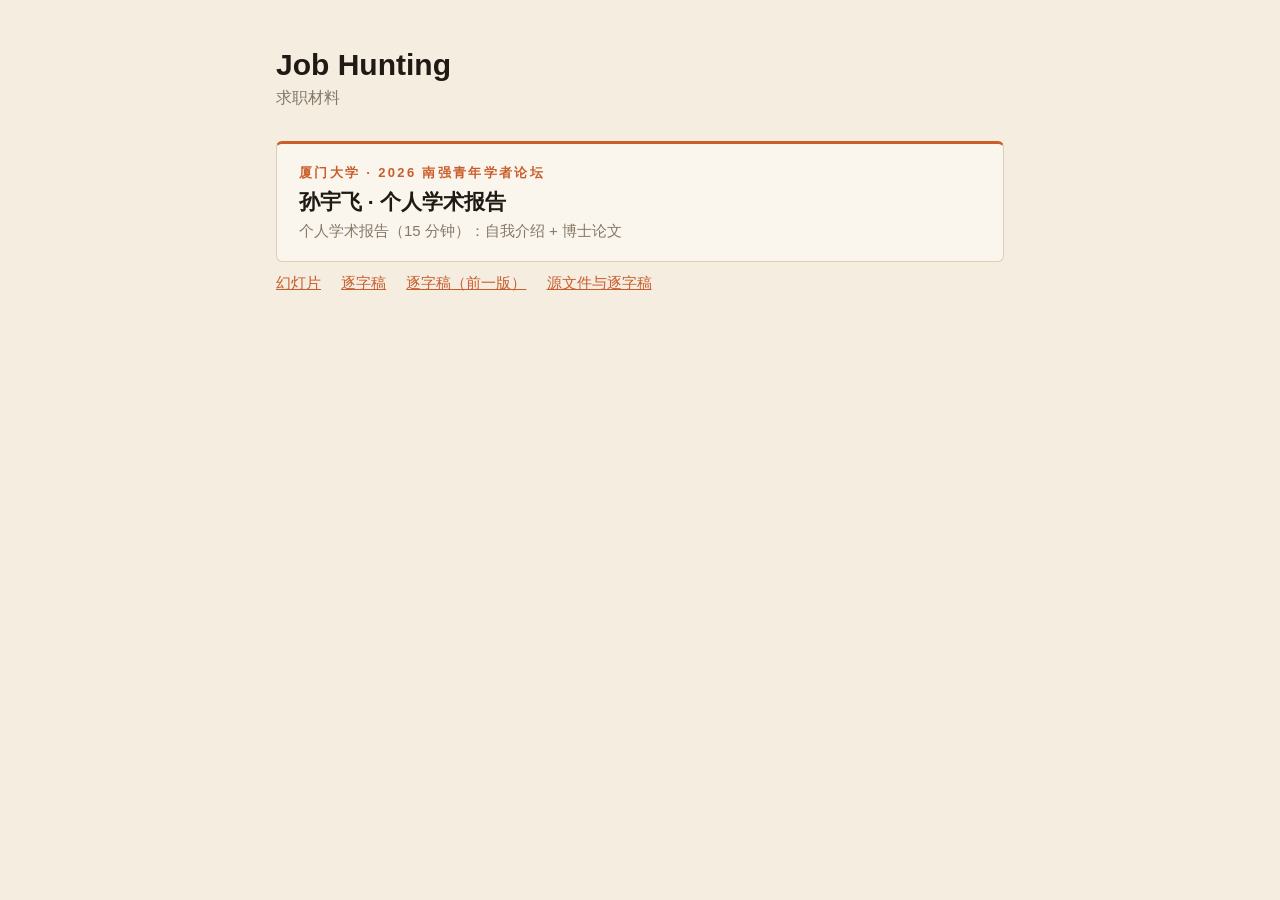
<file: index.html>
<!doctype html>
<html lang="zh-CN">
<head>
<meta charset="utf-8">
<meta name="viewport" content="width=device-width, initial-scale=1">
<title>Job Hunting</title>
<style>
:root { --blue:#C95D2C; --deep:#1F1A14; --gold:#C95D2C; --paper:#F4EDE0; --ink:#1F1A14; --mute:#877867; --rule:#DCCFB5; }
* { box-sizing: border-box; }
body { margin:0; background:var(--paper); color:var(--ink); font-family:"PingFang SC","Microsoft YaHei",sans-serif; }
.band { height:0; }
main { max-width:760px; margin:0 auto; padding:48px 16px; }
h1 { color:var(--deep); font-size:30px; margin:0 0 6px; }
p.sub { color:var(--mute); margin:0 0 32px; }
a.card { display:block; text-decoration:none; color:inherit; background:#FAF6EE; border:1px solid var(--rule); border-top:3px solid var(--blue); border-radius:6px; padding:20px 22px; }
a.card:hover { border-color:var(--blue); }
.k { font-size:13px; letter-spacing:.18em; color:var(--gold); font-weight:700; }
.t { font-size:21px; font-weight:700; color:var(--deep); margin:6px 0; }
.d { color:var(--mute); font-size:15px; }
.links { margin-top:12px; font-size:15px; }
.links a { color:var(--blue); margin-right:16px; }
</style>
</head>
<body>
<div class="band"></div>
<main>
  <h1>Job Hunting</h1>
  <p class="sub">求职材料</p>
  <a class="card" href="xmu-nanqiang-forum-2026/slides.html">
    <div class="k">厦门大学 · 2026 南强青年学者论坛</div>
    <div class="t">孙宇飞 · 个人学术报告</div>
    <div class="d">个人学术报告（15 分钟）：自我介绍 + 博士论文</div>
  </a>
  <div class="links">
    <a href="xmu-nanqiang-forum-2026/slides.html">幻灯片</a>
    <a href="xmu-nanqiang-forum-2026/script.html">逐字稿</a>
    <a href="xmu-nanqiang-forum-2026/script-v1.html">逐字稿（前一版）</a>
    <a href="https://github.com/syfyufei/job-hunting/tree/main/xmu-nanqiang-forum-2026">源文件与逐字稿</a>
  </div>
</main>
</body>
</html>
</file>
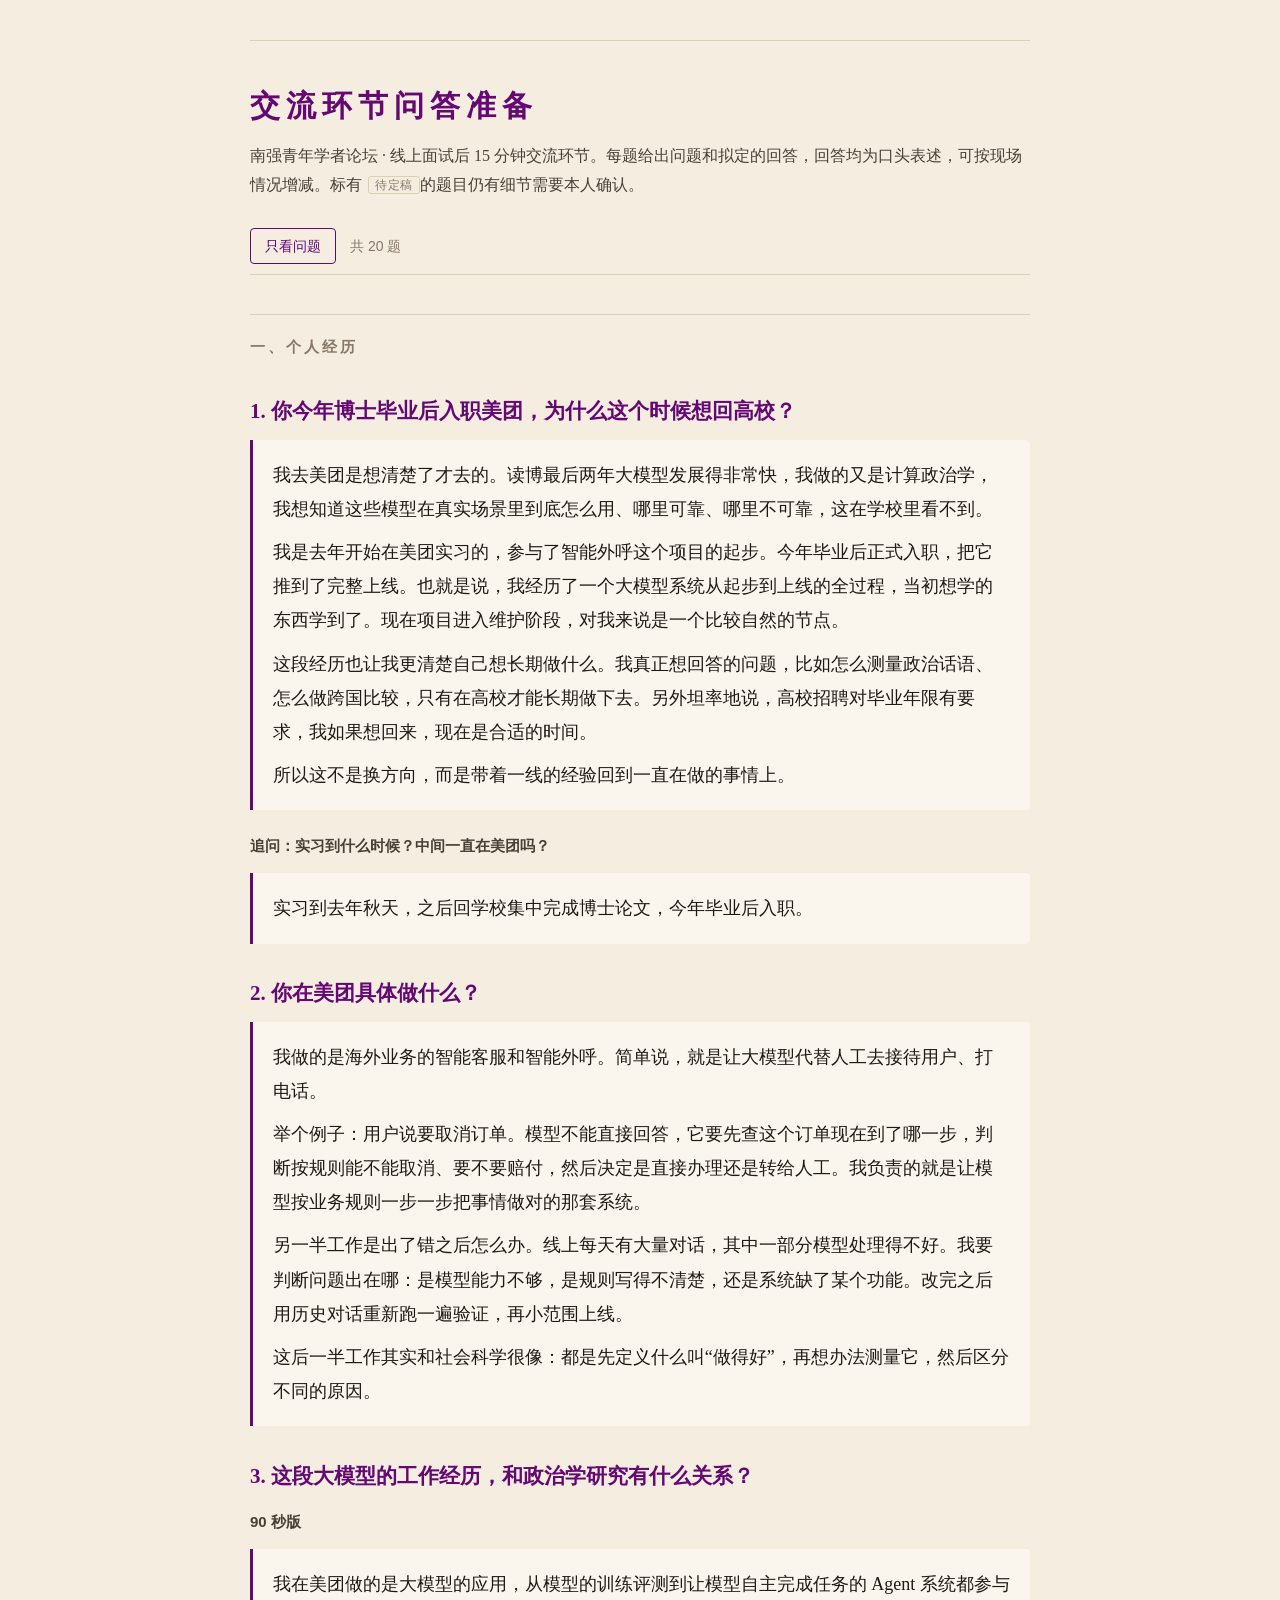
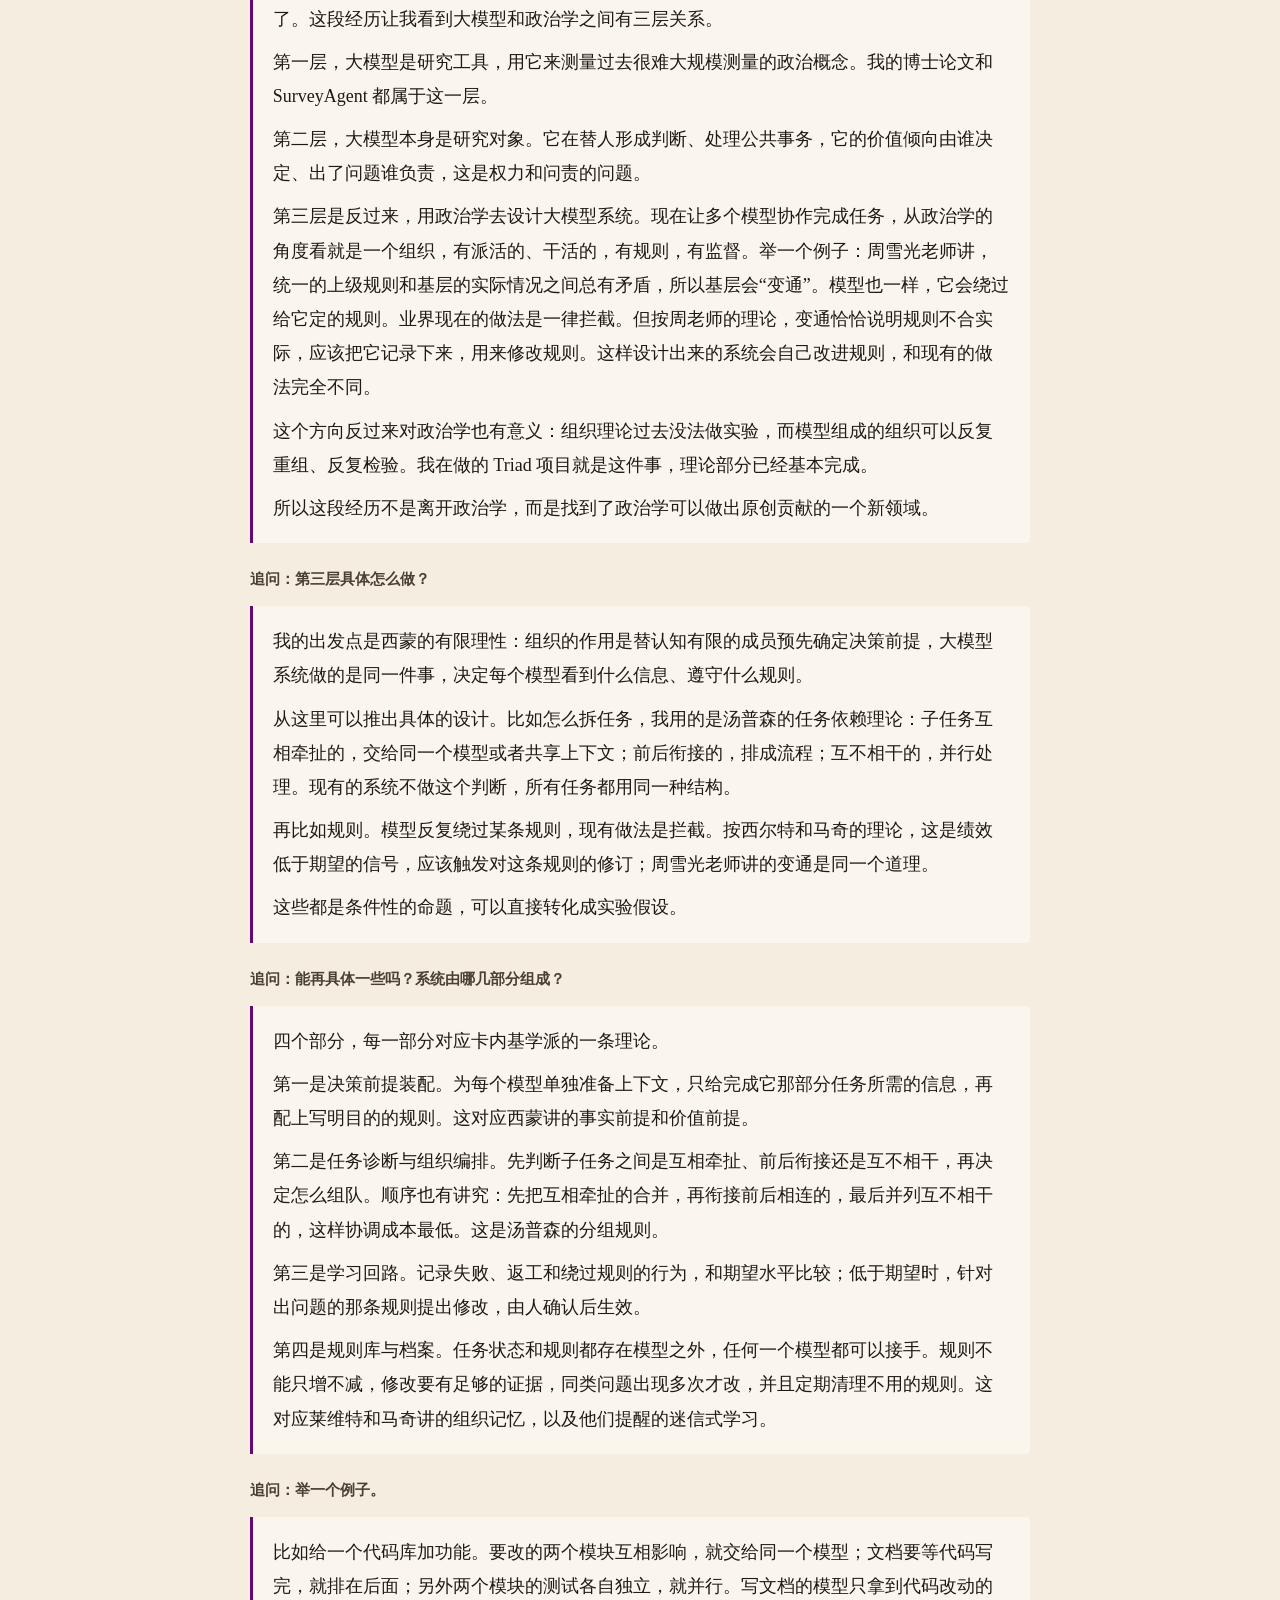
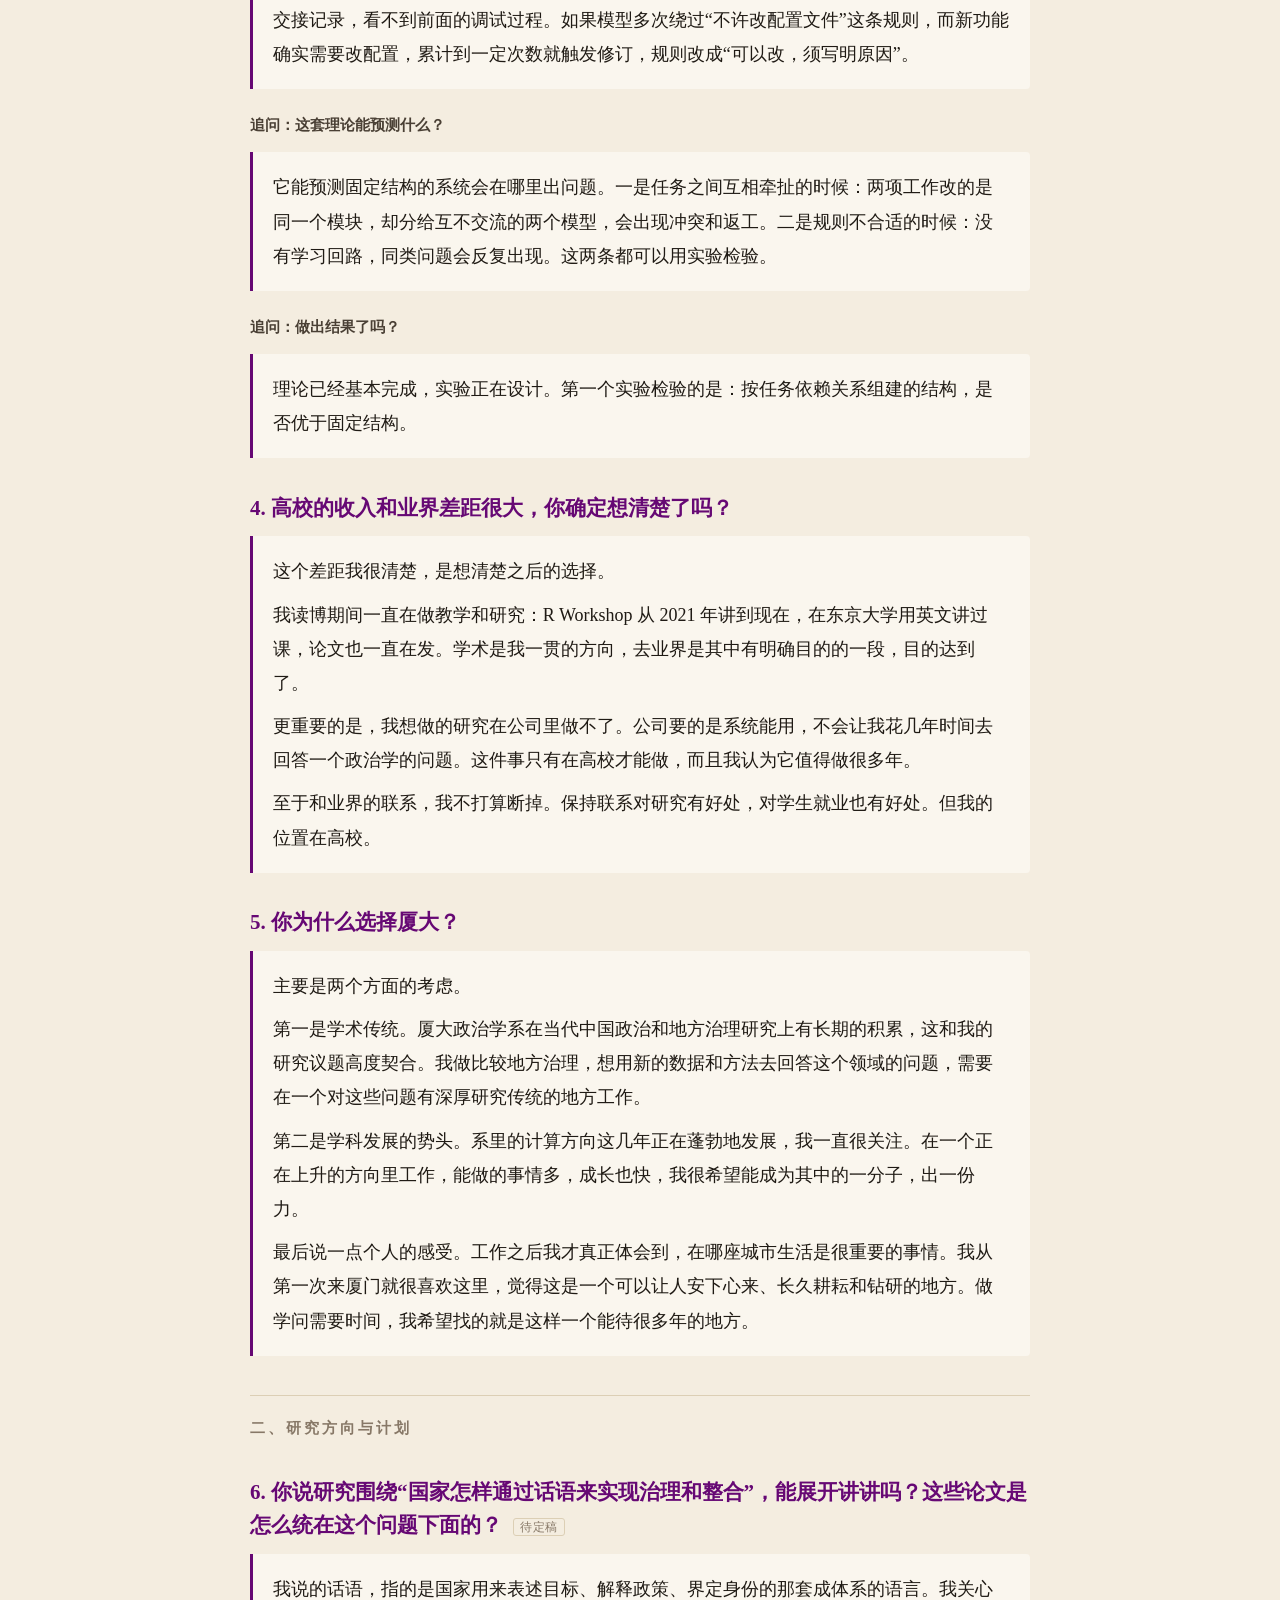
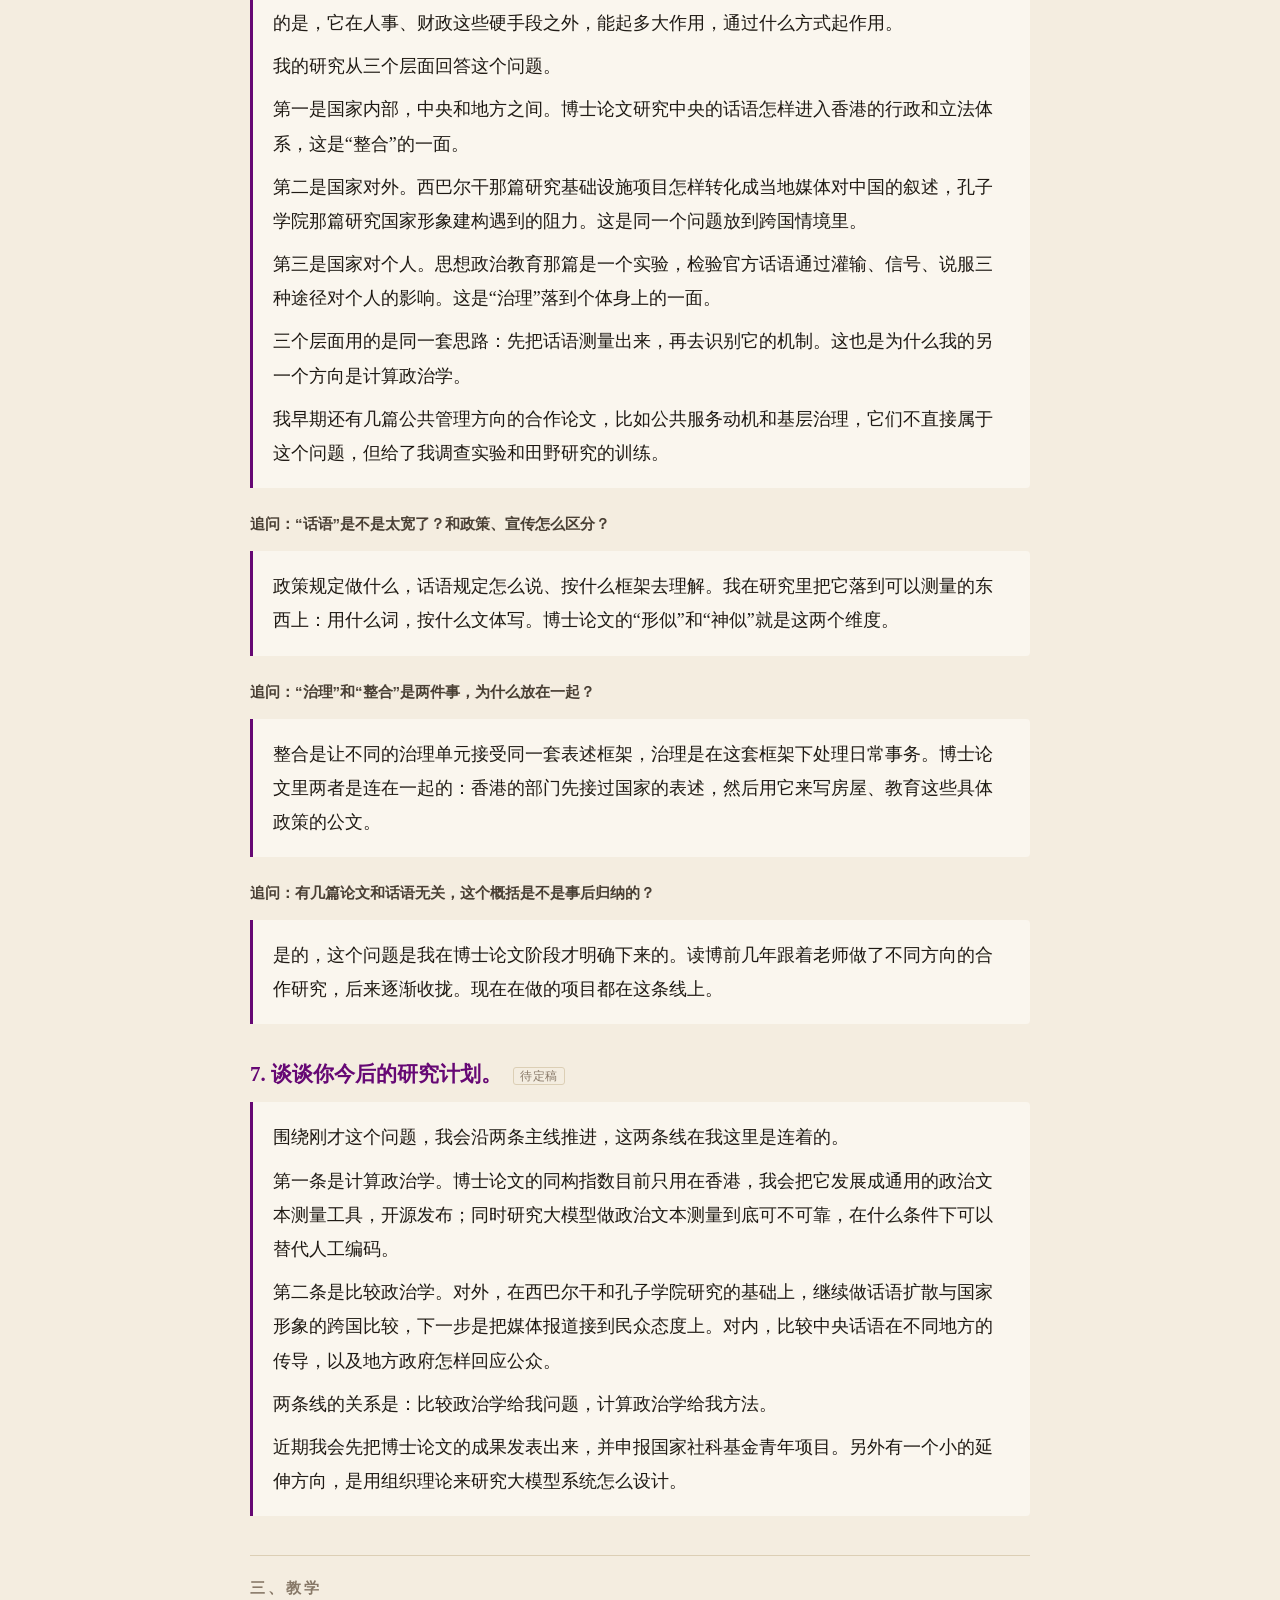
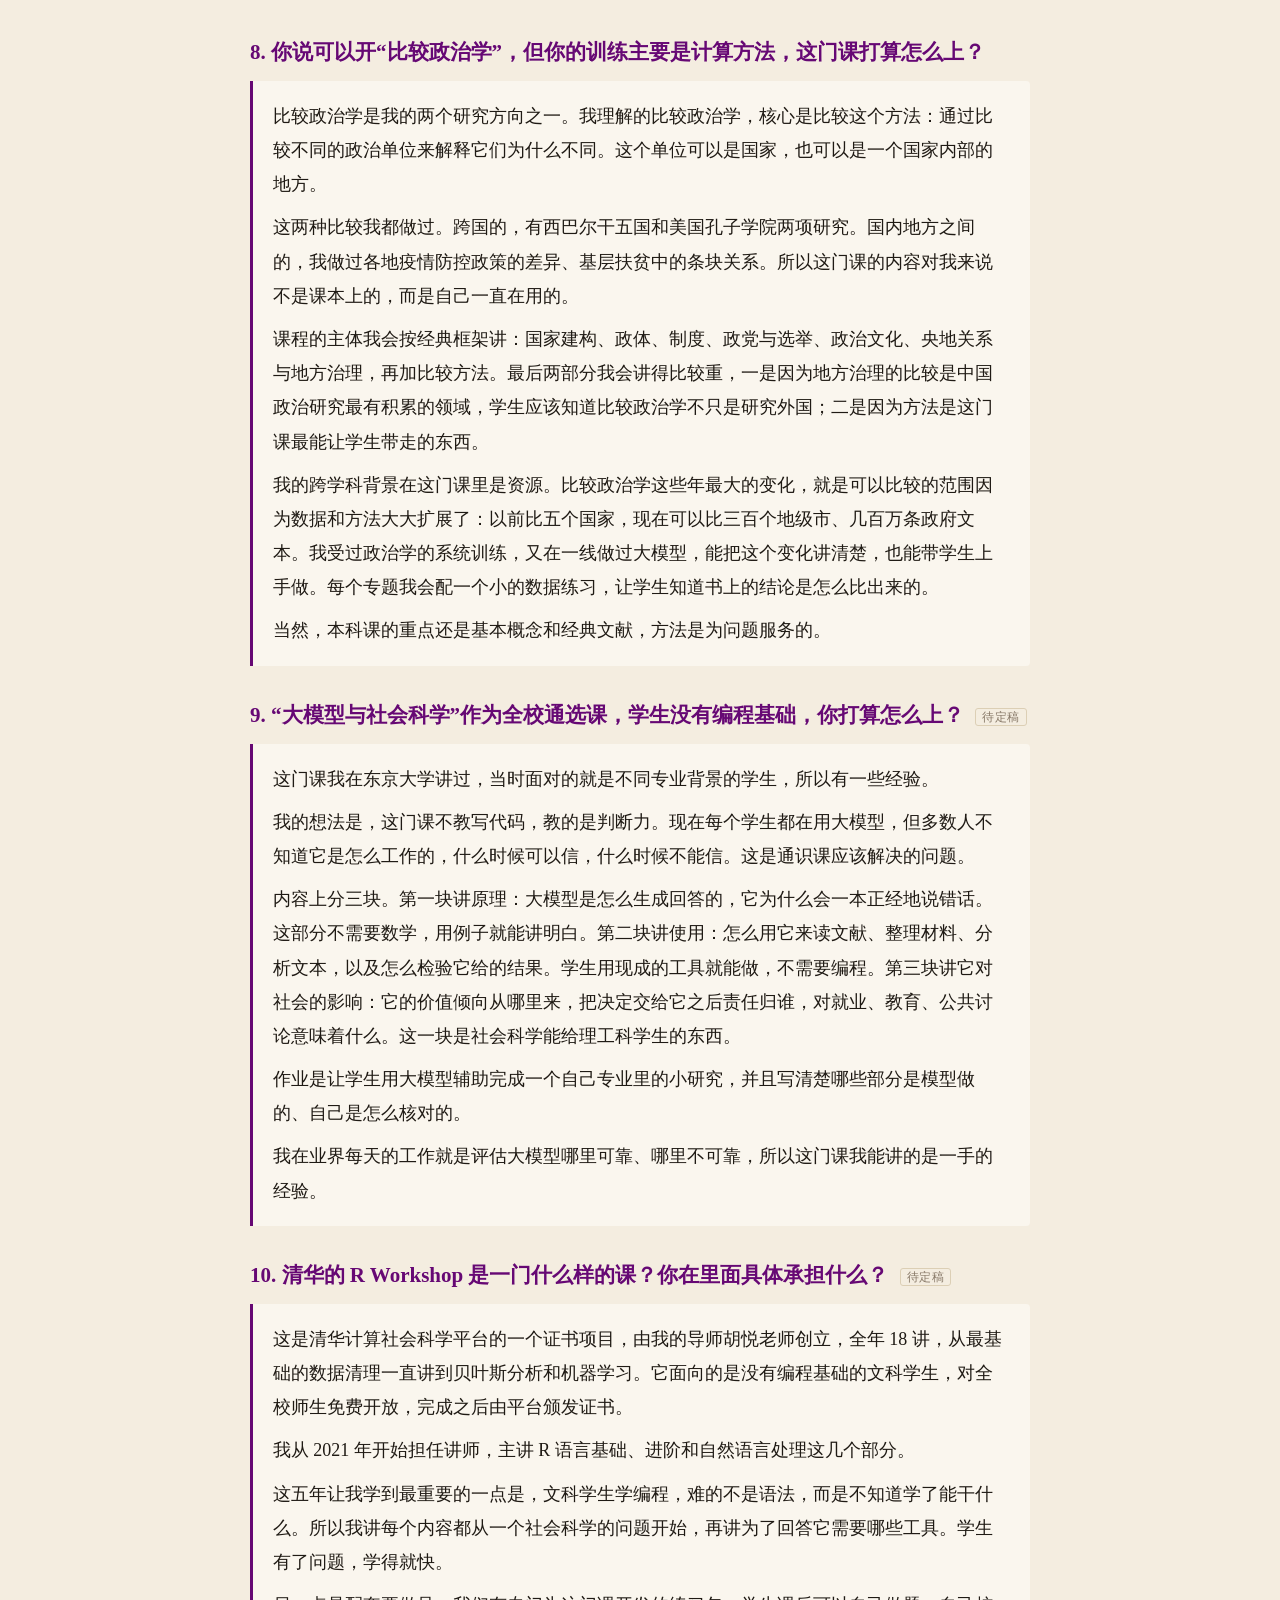
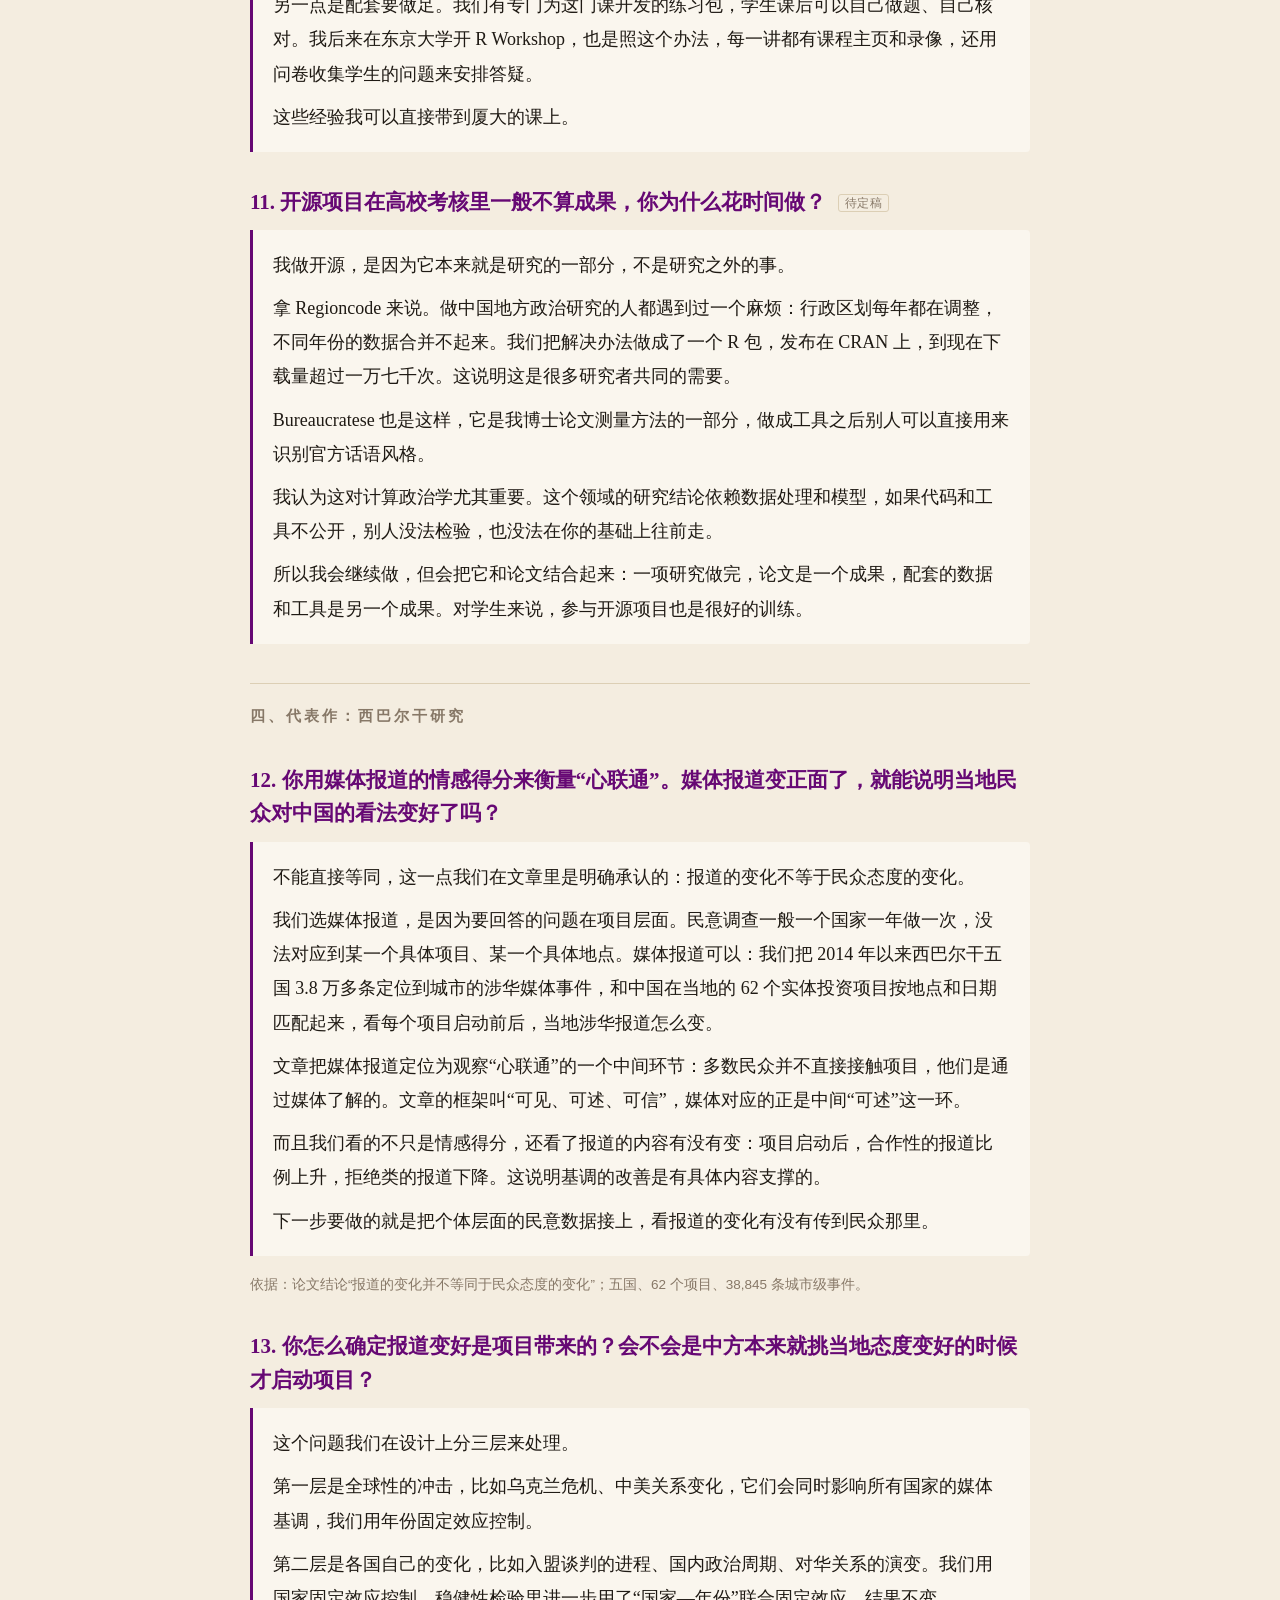
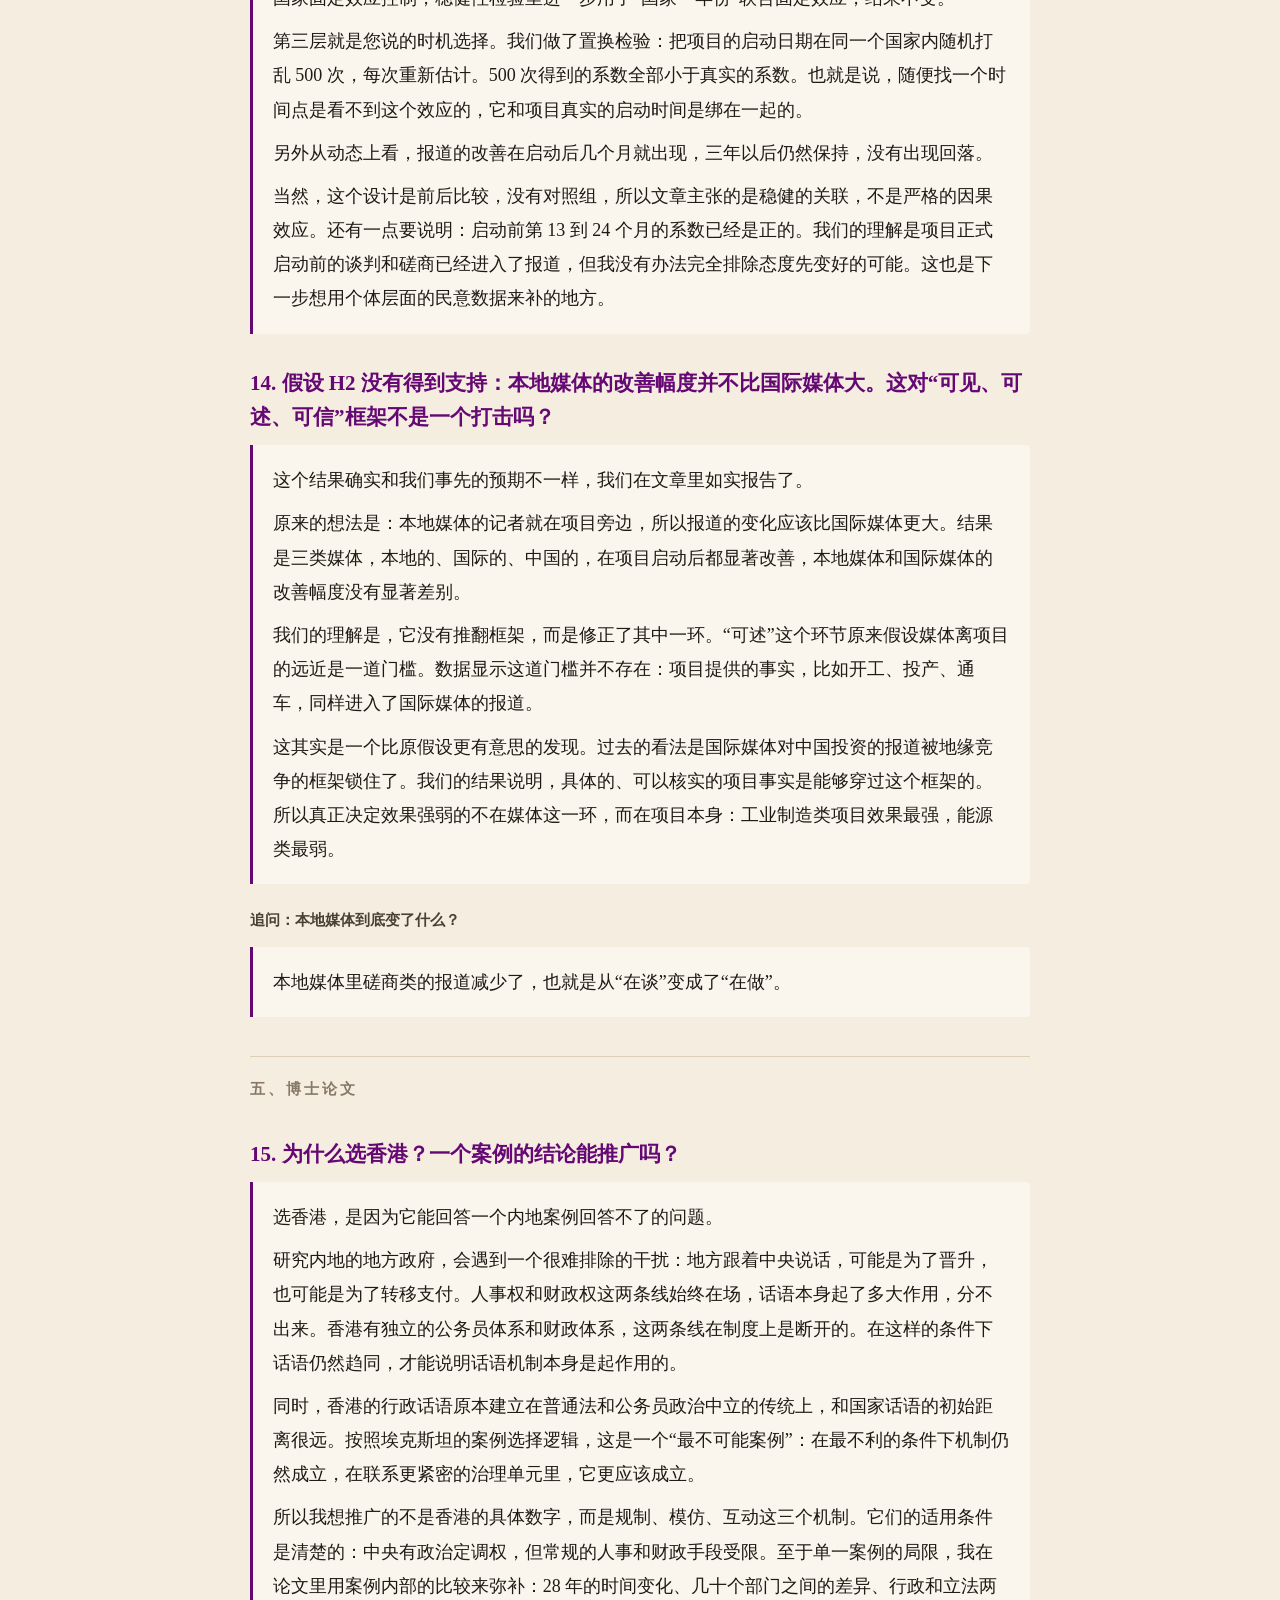
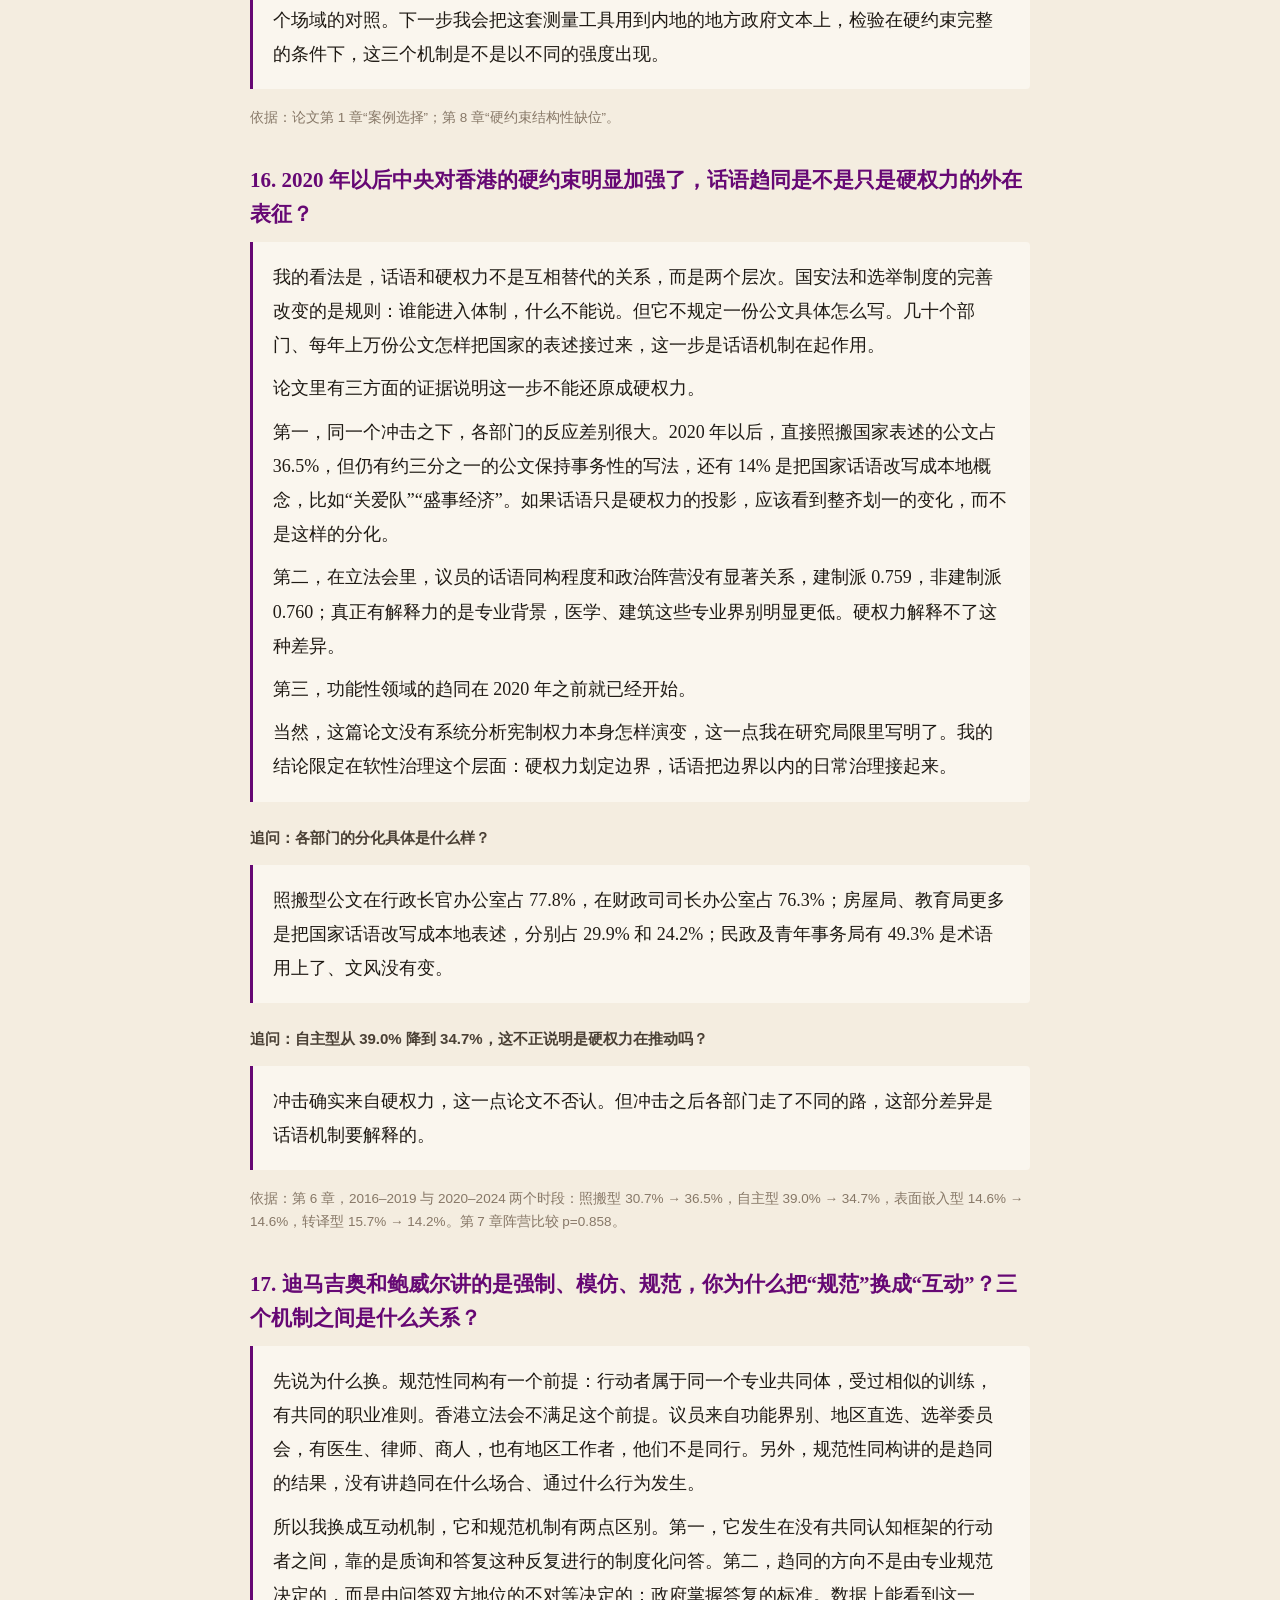
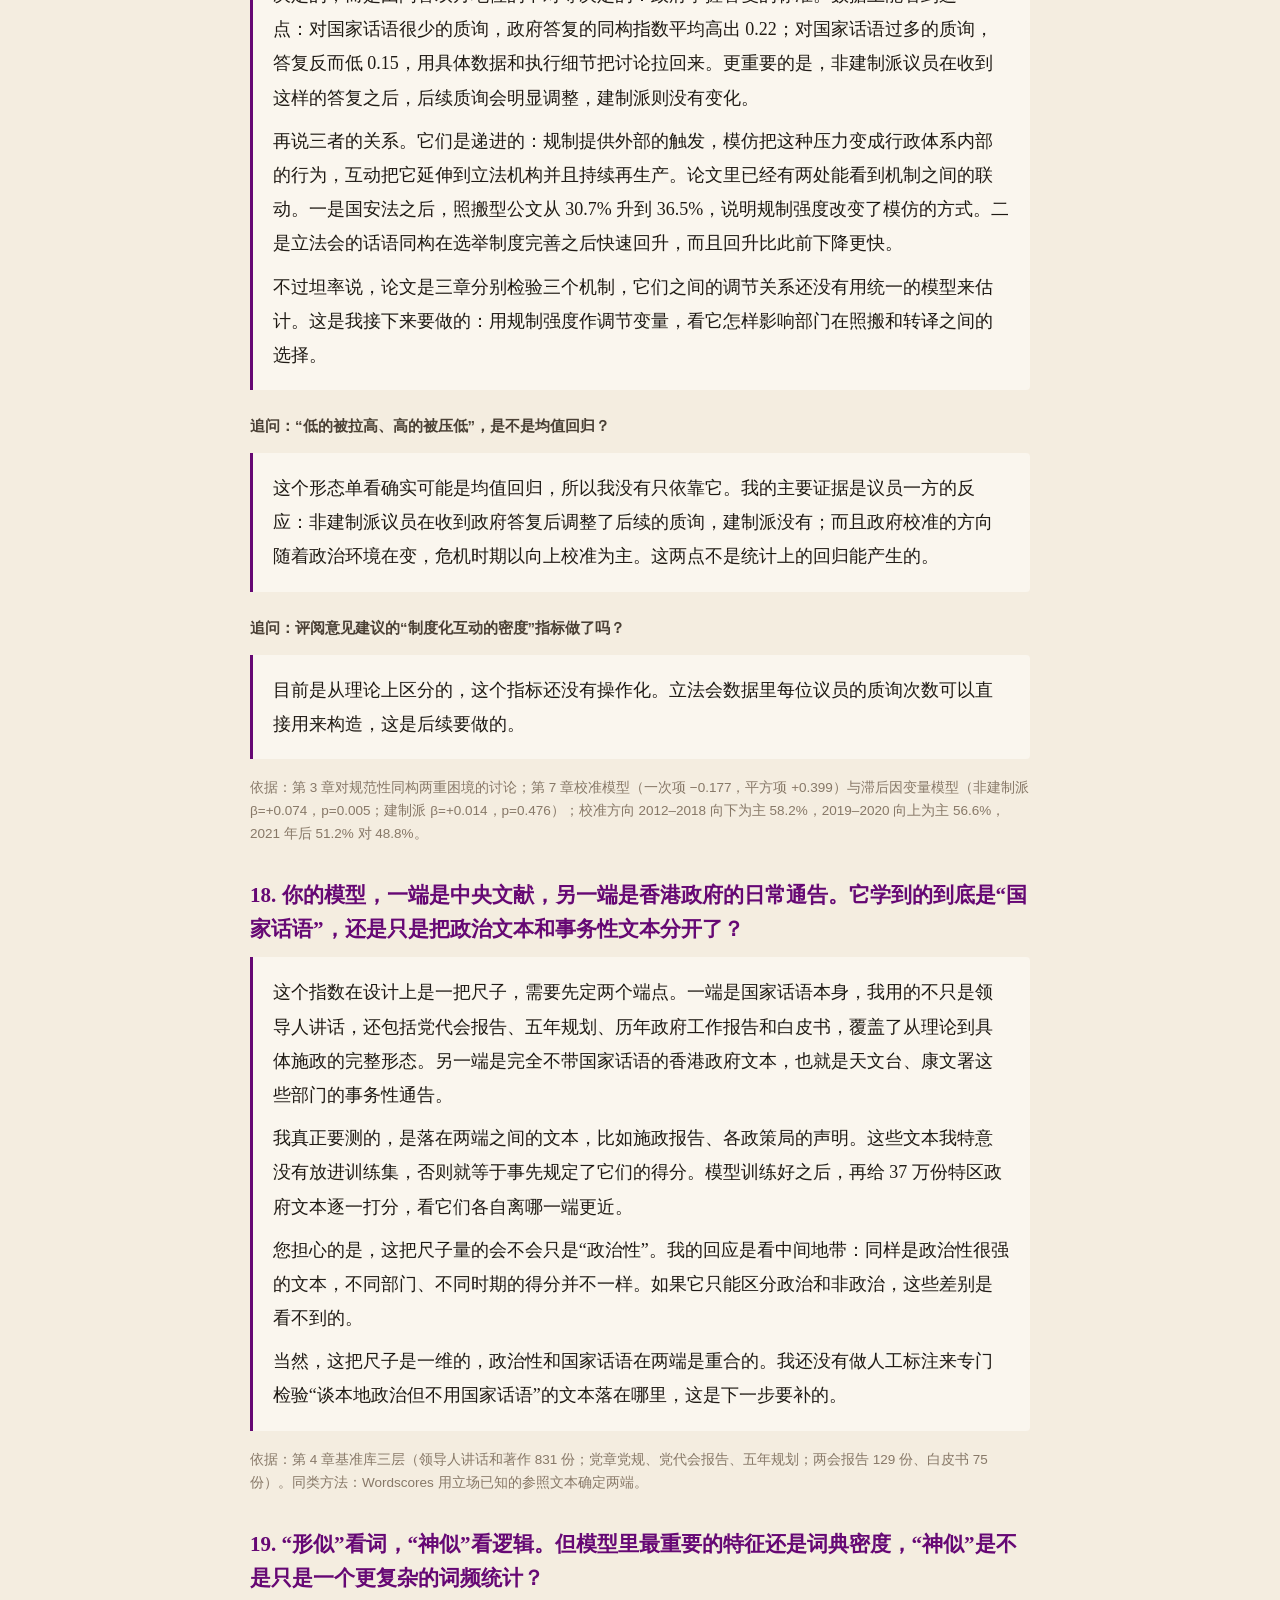
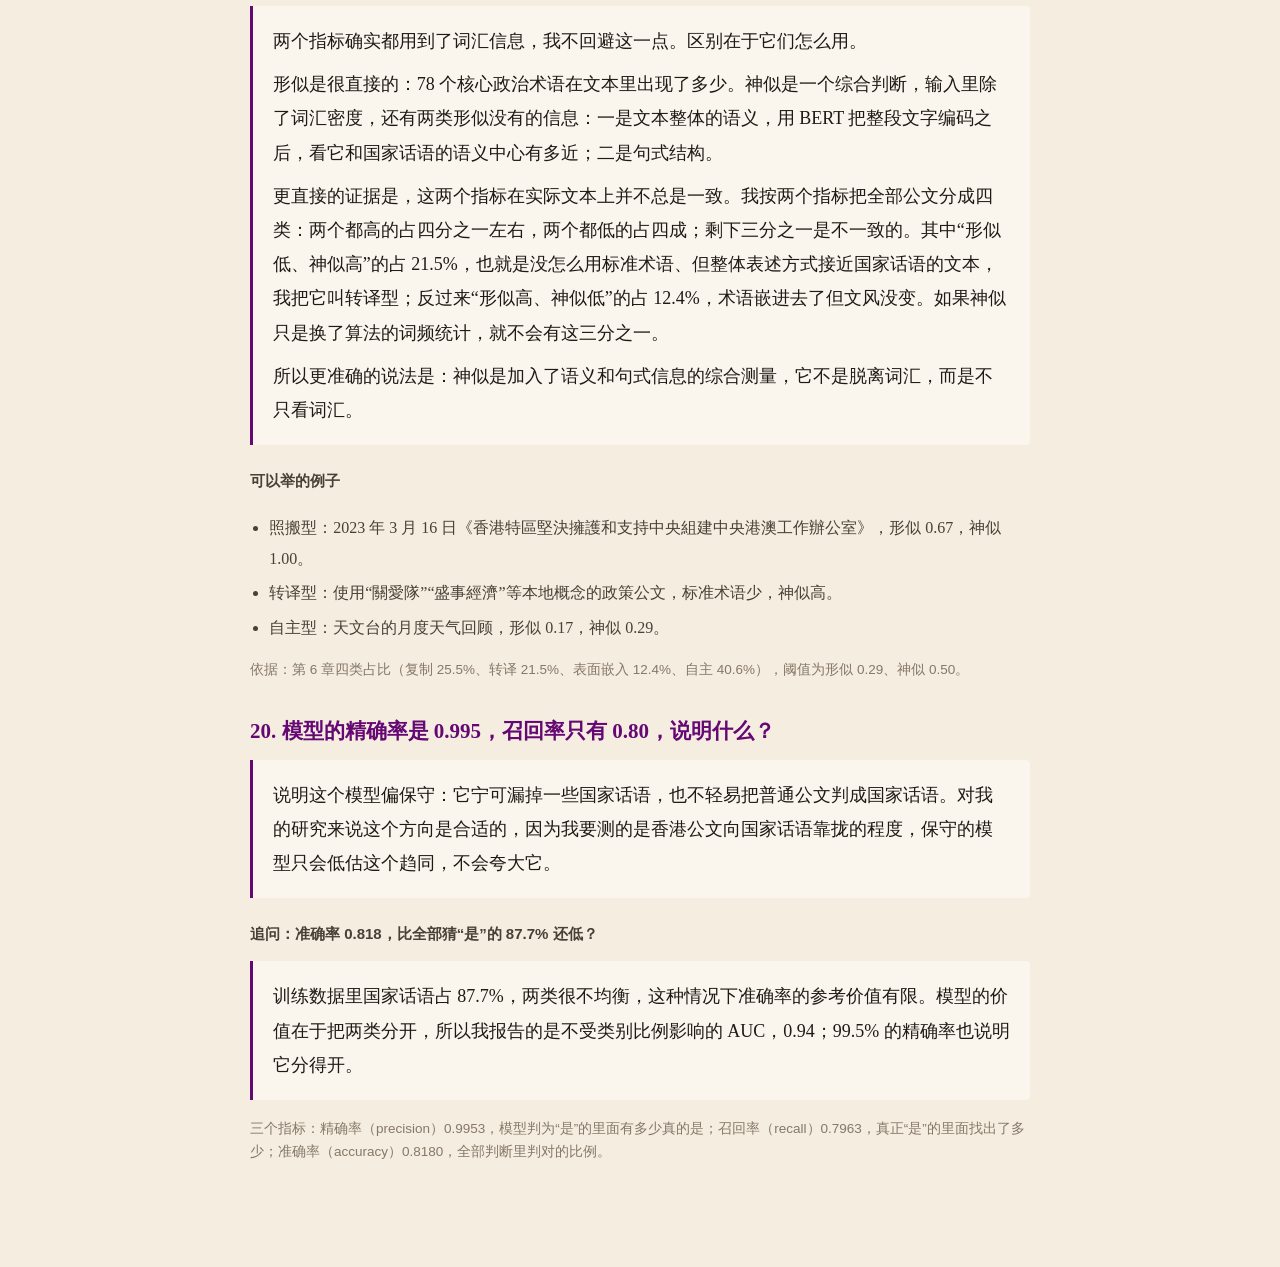
<file: xmu-nanqiang-forum-2026/qa.html>
<!DOCTYPE html>
<html xmlns="http://www.w3.org/1999/xhtml" lang="zh-CN" xml:lang="zh-CN">
<head>
<meta name="robots" content="noindex, nofollow">
  <meta charset="utf-8" />
  <meta name="generator" content="pandoc" />
  <meta name="viewport" content="width=device-width, initial-scale=1.0, user-scalable=yes" />
  <title>交流环节问答准备</title>
  <style>

code{white-space: pre-wrap;}
span.smallcaps{font-variant: small-caps;}
div.columns{display: flex; gap: min(4vw, 1.5em);}
div.column{flex: auto; overflow-x: auto;}
div.hanging-indent{margin-left: 1.5em; text-indent: -1.5em;}

ul.task-list[class]{list-style: none;}
ul.task-list li input[type="checkbox"] {
font-size: inherit;
width: 0.8em;
margin: 0 0.8em 0.2em -1.6em;
vertical-align: middle;
}
.display.math{display: block; text-align: center; margin: 0.5rem auto;}
</style>
  <style type="text/css">:root{--bg:#F4EDE0;--ink:#1F1A14;--soft:#4A4035;--mute:#877867;--rule:#DCCFB5;--accent:#660874;--card:#FAF6EE}
html{background:var(--bg)}
body{max-width:780px;margin:0 auto;padding:40px 16px 90px;color:var(--ink);background:var(--bg);
font-family:"Songti SC","STSong",serif;font-size:18px;line-height:1.9}
header h1.title{font-size:30px;color:var(--accent);margin:0 0 8px}
.lede{color:var(--soft);font-size:16px;line-height:1.8;margin:0 0 18px}
.toolbar{position:sticky;top:0;background:var(--bg);padding:10px 0;border-bottom:1px solid var(--rule);z-index:2;
display:flex;align-items:center;gap:14px;font-family:"PingFang SC",sans-serif;font-size:14px;color:var(--mute)}
.toolbar button{font:inherit;color:var(--accent);background:transparent;border:1px solid var(--accent);border-radius:4px;padding:4px 14px;cursor:pointer}
.toolbar button:hover{background:rgba(102,8,116,.07)}
h1{font-family:"PingFang SC",sans-serif;font-size:15px;letter-spacing:.2em;color:var(--mute);margin:2.6em 0 .2em;padding-top:1.2em;border-top:1px solid var(--rule)}
h2{font-size:21px;line-height:1.6;color:var(--accent);margin:1.6em 0 .5em;cursor:pointer}
blockquote{margin:.6em 0 1em;padding:.5em 1.1em;background:var(--card);border-left:3px solid var(--accent);border-radius:0 4px 4px 0}
blockquote p{margin:.5em 0}
p{margin:.6em 0}
p > strong:only-child{font-family:"PingFang SC",sans-serif;font-size:15px;color:var(--soft)}
ul{padding-left:1.2em;font-size:16px;color:var(--soft)}li{margin:.25em 0}
.src{font-family:"PingFang SC",sans-serif;font-size:13.5px;line-height:1.7;color:var(--mute);margin:.2em 0 1em}
.tag{font-family:"PingFang SC",sans-serif;font-size:12px;letter-spacing:.05em;color:var(--mute);border:1px solid var(--rule);border-radius:3px;padding:1px 6px;margin-left:6px;white-space:nowrap;vertical-align:middle;font-weight:400}
body.q-only blockquote, body.q-only .src, body.q-only ul, body.q-only p:not(.lede){display:none}
body.q-only section.open blockquote, body.q-only section.open .src, body.q-only section.open ul, body.q-only section.open p{display:block}
@media (max-width:600px){body{font-size:16.5px}h2{font-size:19px}}
</style>
</head>
<body>
<header id="title-block-header">
<h1 class="title">交流环节问答准备</h1>
</header>
<p class="lede">
南强青年学者论坛 · 线上面试后 15
分钟交流环节。每题给出问题和拟定的回答，回答均为口头表述，可按现场情况增减。标有<span class="tag">待定稿</span>的题目仍有细节需要本人确认。
</p>
<div class="toolbar">
<button id="toggle" type="button">
只看问题
</button>
<span id="count"></span>
</div>
<section id="一个人经历" class="level1">
<h1>一、个人经历</h1>
<section id="你今年博士毕业后入职美团为什么这个时候想回高校" class="level2">
<h2>1. 你今年博士毕业后入职美团，为什么这个时候想回高校？</h2>
<blockquote>
<p>我去美团是想清楚了才去的。读博最后两年大模型发展得非常快，我做的又是计算政治学，我想知道这些模型在真实场景里到底怎么用、哪里可靠、哪里不可靠，这在学校里看不到。</p>
<p>我是去年开始在美团实习的，参与了智能外呼这个项目的起步。今年毕业后正式入职，把它推到了完整上线。也就是说，我经历了一个大模型系统从起步到上线的全过程，当初想学的东西学到了。现在项目进入维护阶段，对我来说是一个比较自然的节点。</p>
<p>这段经历也让我更清楚自己想长期做什么。我真正想回答的问题，比如怎么测量政治话语、怎么做跨国比较，只有在高校才能长期做下去。另外坦率地说，高校招聘对毕业年限有要求，我如果想回来，现在是合适的时间。</p>
<p>所以这不是换方向，而是带着一线的经验回到一直在做的事情上。</p>
</blockquote>
<p><strong>追问：实习到什么时候？中间一直在美团吗？</strong></p>
<blockquote>
<p>实习到去年秋天，之后回学校集中完成博士论文，今年毕业后入职。</p>
</blockquote>
</section>
<section id="你在美团具体做什么" class="level2">
<h2>2. 你在美团具体做什么？</h2>
<blockquote>
<p>我做的是海外业务的智能客服和智能外呼。简单说，就是让大模型代替人工去接待用户、打电话。</p>
<p>举个例子：用户说要取消订单。模型不能直接回答，它要先查这个订单现在到了哪一步，判断按规则能不能取消、要不要赔付，然后决定是直接办理还是转给人工。我负责的就是让模型按业务规则一步一步把事情做对的那套系统。</p>
<p>另一半工作是出了错之后怎么办。线上每天有大量对话，其中一部分模型处理得不好。我要判断问题出在哪：是模型能力不够，是规则写得不清楚，还是系统缺了某个功能。改完之后用历史对话重新跑一遍验证，再小范围上线。</p>
<p>这后一半工作其实和社会科学很像：都是先定义什么叫“做得好”，再想办法测量它，然后区分不同的原因。</p>
</blockquote>
</section>
<section id="这段大模型的工作经历和政治学研究有什么关系" class="level2">
<h2>3. 这段大模型的工作经历，和政治学研究有什么关系？</h2>
<p><strong>90 秒版</strong></p>
<blockquote>
<p>我在美团做的是大模型的应用，从模型的训练评测到让模型自主完成任务的
Agent 系统都参与了。这段经历让我看到大模型和政治学之间有三层关系。</p>
<p>第一层，大模型是研究工具，用它来测量过去很难大规模测量的政治概念。我的博士论文和
SurveyAgent 都属于这一层。</p>
<p>第二层，大模型本身是研究对象。它在替人形成判断、处理公共事务，它的价值倾向由谁决定、出了问题谁负责，这是权力和问责的问题。</p>
<p>第三层是反过来，用政治学去设计大模型系统。现在让多个模型协作完成任务，从政治学的角度看就是一个组织，有派活的、干活的，有规则，有监督。举一个例子：周雪光老师讲，统一的上级规则和基层的实际情况之间总有矛盾，所以基层会“变通”。模型也一样，它会绕过给它定的规则。业界现在的做法是一律拦截。但按周老师的理论，变通恰恰说明规则不合实际，应该把它记录下来，用来修改规则。这样设计出来的系统会自己改进规则，和现有的做法完全不同。</p>
<p>这个方向反过来对政治学也有意义：组织理论过去没法做实验，而模型组成的组织可以反复重组、反复检验。我在做的
Triad 项目就是这件事，理论部分已经基本完成。</p>
<p>所以这段经历不是离开政治学，而是找到了政治学可以做出原创贡献的一个新领域。</p>
</blockquote>
<p><strong>追问：第三层具体怎么做？</strong></p>
<blockquote>
<p>我的出发点是西蒙的有限理性：组织的作用是替认知有限的成员预先确定决策前提，大模型系统做的是同一件事，决定每个模型看到什么信息、遵守什么规则。</p>
<p>从这里可以推出具体的设计。比如怎么拆任务，我用的是汤普森的任务依赖理论：子任务互相牵扯的，交给同一个模型或者共享上下文；前后衔接的，排成流程；互不相干的，并行处理。现有的系统不做这个判断，所有任务都用同一种结构。</p>
<p>再比如规则。模型反复绕过某条规则，现有做法是拦截。按西尔特和马奇的理论，这是绩效低于期望的信号，应该触发对这条规则的修订；周雪光老师讲的变通是同一个道理。</p>
<p>这些都是条件性的命题，可以直接转化成实验假设。</p>
</blockquote>
<p><strong>追问：能再具体一些吗？系统由哪几部分组成？</strong></p>
<blockquote>
<p>四个部分，每一部分对应卡内基学派的一条理论。</p>
<p>第一是决策前提装配。为每个模型单独准备上下文，只给完成它那部分任务所需的信息，再配上写明目的的规则。这对应西蒙讲的事实前提和价值前提。</p>
<p>第二是任务诊断与组织编排。先判断子任务之间是互相牵扯、前后衔接还是互不相干，再决定怎么组队。顺序也有讲究：先把互相牵扯的合并，再衔接前后相连的，最后并列互不相干的，这样协调成本最低。这是汤普森的分组规则。</p>
<p>第三是学习回路。记录失败、返工和绕过规则的行为，和期望水平比较；低于期望时，针对出问题的那条规则提出修改，由人确认后生效。</p>
<p>第四是规则库与档案。任务状态和规则都存在模型之外，任何一个模型都可以接手。规则不能只增不减，修改要有足够的证据，同类问题出现多次才改，并且定期清理不用的规则。这对应莱维特和马奇讲的组织记忆，以及他们提醒的迷信式学习。</p>
</blockquote>
<p><strong>追问：举一个例子。</strong></p>
<blockquote>
<p>比如给一个代码库加功能。要改的两个模块互相影响，就交给同一个模型；文档要等代码写完，就排在后面；另外两个模块的测试各自独立，就并行。写文档的模型只拿到代码改动的交接记录，看不到前面的调试过程。如果模型多次绕过“不许改配置文件”这条规则，而新功能确实需要改配置，累计到一定次数就触发修订，规则改成“可以改，须写明原因”。</p>
</blockquote>
<p><strong>追问：这套理论能预测什么？</strong></p>
<blockquote>
<p>它能预测固定结构的系统会在哪里出问题。一是任务之间互相牵扯的时候：两项工作改的是同一个模块，却分给互不交流的两个模型，会出现冲突和返工。二是规则不合适的时候：没有学习回路，同类问题会反复出现。这两条都可以用实验检验。</p>
</blockquote>
<p><strong>追问：做出结果了吗？</strong></p>
<blockquote>
<p>理论已经基本完成，实验正在设计。第一个实验检验的是：按任务依赖关系组建的结构，是否优于固定结构。</p>
</blockquote>
</section>
<section id="高校的收入和业界差距很大你确定想清楚了吗" class="level2">
<h2>4. 高校的收入和业界差距很大，你确定想清楚了吗？</h2>
<blockquote>
<p>这个差距我很清楚，是想清楚之后的选择。</p>
<p>我读博期间一直在做教学和研究：R Workshop 从 2021
年讲到现在，在东京大学用英文讲过课，论文也一直在发。学术是我一贯的方向，去业界是其中有明确目的的一段，目的达到了。</p>
<p>更重要的是，我想做的研究在公司里做不了。公司要的是系统能用，不会让我花几年时间去回答一个政治学的问题。这件事只有在高校才能做，而且我认为它值得做很多年。</p>
<p>至于和业界的联系，我不打算断掉。保持联系对研究有好处，对学生就业也有好处。但我的位置在高校。</p>
</blockquote>
</section>
<section id="你为什么选择厦大" class="level2">
<h2>5. 你为什么选择厦大？</h2>
<blockquote>
<p>主要是两个方面的考虑。</p>
<p>第一是学术传统。厦大政治学系在当代中国政治和地方治理研究上有长期的积累，这和我的研究议题高度契合。我做比较地方治理，想用新的数据和方法去回答这个领域的问题，需要在一个对这些问题有深厚研究传统的地方工作。</p>
<p>第二是学科发展的势头。系里的计算方向这几年正在蓬勃地发展，我一直很关注。在一个正在上升的方向里工作，能做的事情多，成长也快，我很希望能成为其中的一分子，出一份力。</p>
<p>最后说一点个人的感受。工作之后我才真正体会到，在哪座城市生活是很重要的事情。我从第一次来厦门就很喜欢这里，觉得这是一个可以让人安下心来、长久耕耘和钻研的地方。做学问需要时间，我希望找的就是这样一个能待很多年的地方。</p>
</blockquote>
</section>
</section>
<section id="二研究方向与计划" class="level1">
<h1>二、研究方向与计划</h1>
<section id="你说研究围绕国家怎样通过话语来实现治理和整合能展开讲讲吗这些论文是怎么统在这个问题下面的-待定稿" class="level2">
<h2>6.
你说研究围绕“国家怎样通过话语来实现治理和整合”，能展开讲讲吗？这些论文是怎么统在这个问题下面的？
<span class="tag">待定稿</span></h2>
<blockquote>
<p>我说的话语，指的是国家用来表述目标、解释政策、界定身份的那套成体系的语言。我关心的是，它在人事、财政这些硬手段之外，能起多大作用，通过什么方式起作用。</p>
<p>我的研究从三个层面回答这个问题。</p>
<p>第一是国家内部，中央和地方之间。博士论文研究中央的话语怎样进入香港的行政和立法体系，这是“整合”的一面。</p>
<p>第二是国家对外。西巴尔干那篇研究基础设施项目怎样转化成当地媒体对中国的叙述，孔子学院那篇研究国家形象建构遇到的阻力。这是同一个问题放到跨国情境里。</p>
<p>第三是国家对个人。思想政治教育那篇是一个实验，检验官方话语通过灌输、信号、说服三种途径对个人的影响。这是“治理”落到个体身上的一面。</p>
<p>三个层面用的是同一套思路：先把话语测量出来，再去识别它的机制。这也是为什么我的另一个方向是计算政治学。</p>
<p>我早期还有几篇公共管理方向的合作论文，比如公共服务动机和基层治理，它们不直接属于这个问题，但给了我调查实验和田野研究的训练。</p>
</blockquote>
<p><strong>追问：“话语”是不是太宽了？和政策、宣传怎么区分？</strong></p>
<blockquote>
<p>政策规定做什么，话语规定怎么说、按什么框架去理解。我在研究里把它落到可以测量的东西上：用什么词，按什么文体写。博士论文的“形似”和“神似”就是这两个维度。</p>
</blockquote>
<p><strong>追问：“治理”和“整合”是两件事，为什么放在一起？</strong></p>
<blockquote>
<p>整合是让不同的治理单元接受同一套表述框架，治理是在这套框架下处理日常事务。博士论文里两者是连在一起的：香港的部门先接过国家的表述，然后用它来写房屋、教育这些具体政策的公文。</p>
</blockquote>
<p><strong>追问：有几篇论文和话语无关，这个概括是不是事后归纳的？</strong></p>
<blockquote>
<p>是的，这个问题是我在博士论文阶段才明确下来的。读博前几年跟着老师做了不同方向的合作研究，后来逐渐收拢。现在在做的项目都在这条线上。</p>
</blockquote>
</section>
<section id="谈谈你今后的研究计划-待定稿" class="level2">
<h2>7. 谈谈你今后的研究计划。 <span class="tag">待定稿</span></h2>
<blockquote>
<p>围绕刚才这个问题，我会沿两条主线推进，这两条线在我这里是连着的。</p>
<p>第一条是计算政治学。博士论文的同构指数目前只用在香港，我会把它发展成通用的政治文本测量工具，开源发布；同时研究大模型做政治文本测量到底可不可靠，在什么条件下可以替代人工编码。</p>
<p>第二条是比较政治学。对外，在西巴尔干和孔子学院研究的基础上，继续做话语扩散与国家形象的跨国比较，下一步是把媒体报道接到民众态度上。对内，比较中央话语在不同地方的传导，以及地方政府怎样回应公众。</p>
<p>两条线的关系是：比较政治学给我问题，计算政治学给我方法。</p>
<p>近期我会先把博士论文的成果发表出来，并申报国家社科基金青年项目。另外有一个小的延伸方向，是用组织理论来研究大模型系统怎么设计。</p>
</blockquote>
</section>
</section>
<section id="三教学" class="level1">
<h1>三、教学</h1>
<section id="你说可以开比较政治学但你的训练主要是计算方法这门课打算怎么上" class="level2">
<h2>8.
你说可以开“比较政治学”，但你的训练主要是计算方法，这门课打算怎么上？</h2>
<blockquote>
<p>比较政治学是我的两个研究方向之一。我理解的比较政治学，核心是比较这个方法：通过比较不同的政治单位来解释它们为什么不同。这个单位可以是国家，也可以是一个国家内部的地方。</p>
<p>这两种比较我都做过。跨国的，有西巴尔干五国和美国孔子学院两项研究。国内地方之间的，我做过各地疫情防控政策的差异、基层扶贫中的条块关系。所以这门课的内容对我来说不是课本上的，而是自己一直在用的。</p>
<p>课程的主体我会按经典框架讲：国家建构、政体、制度、政党与选举、政治文化、央地关系与地方治理，再加比较方法。最后两部分我会讲得比较重，一是因为地方治理的比较是中国政治研究最有积累的领域，学生应该知道比较政治学不只是研究外国；二是因为方法是这门课最能让学生带走的东西。</p>
<p>我的跨学科背景在这门课里是资源。比较政治学这些年最大的变化，就是可以比较的范围因为数据和方法大大扩展了：以前比五个国家，现在可以比三百个地级市、几百万条政府文本。我受过政治学的系统训练，又在一线做过大模型，能把这个变化讲清楚，也能带学生上手做。每个专题我会配一个小的数据练习，让学生知道书上的结论是怎么比出来的。</p>
<p>当然，本科课的重点还是基本概念和经典文献，方法是为问题服务的。</p>
</blockquote>
</section>
<section id="大模型与社会科学作为全校通选课学生没有编程基础你打算怎么上-待定稿" class="level2">
<h2>9.
“大模型与社会科学”作为全校通选课，学生没有编程基础，你打算怎么上？ <span class="tag">待定稿</span></h2>
<blockquote>
<p>这门课我在东京大学讲过，当时面对的就是不同专业背景的学生，所以有一些经验。</p>
<p>我的想法是，这门课不教写代码，教的是判断力。现在每个学生都在用大模型，但多数人不知道它是怎么工作的，什么时候可以信，什么时候不能信。这是通识课应该解决的问题。</p>
<p>内容上分三块。第一块讲原理：大模型是怎么生成回答的，它为什么会一本正经地说错话。这部分不需要数学，用例子就能讲明白。第二块讲使用：怎么用它来读文献、整理材料、分析文本，以及怎么检验它给的结果。学生用现成的工具就能做，不需要编程。第三块讲它对社会的影响：它的价值倾向从哪里来，把决定交给它之后责任归谁，对就业、教育、公共讨论意味着什么。这一块是社会科学能给理工科学生的东西。</p>
<p>作业是让学生用大模型辅助完成一个自己专业里的小研究，并且写清楚哪些部分是模型做的、自己是怎么核对的。</p>
<p>我在业界每天的工作就是评估大模型哪里可靠、哪里不可靠，所以这门课我能讲的是一手的经验。</p>
</blockquote>
</section>
<section id="清华的-r-workshop-是一门什么样的课你在里面具体承担什么-待定稿" class="level2">
<h2>10. 清华的 R Workshop 是一门什么样的课？你在里面具体承担什么？ <span class="tag">待定稿</span></h2>
<blockquote>
<p>这是清华计算社会科学平台的一个证书项目，由我的导师胡悦老师创立，全年
18
讲，从最基础的数据清理一直讲到贝叶斯分析和机器学习。它面向的是没有编程基础的文科学生，对全校师生免费开放，完成之后由平台颁发证书。</p>
<p>我从 2021 年开始担任讲师，主讲 R
语言基础、进阶和自然语言处理这几个部分。</p>
<p>这五年让我学到最重要的一点是，文科学生学编程，难的不是语法，而是不知道学了能干什么。所以我讲每个内容都从一个社会科学的问题开始，再讲为了回答它需要哪些工具。学生有了问题，学得就快。</p>
<p>另一点是配套要做足。我们有专门为这门课开发的练习包，学生课后可以自己做题、自己核对。我后来在东京大学开
R
Workshop，也是照这个办法，每一讲都有课程主页和录像，还用问卷收集学生的问题来安排答疑。</p>
<p>这些经验我可以直接带到厦大的课上。</p>
</blockquote>
</section>
<section id="开源项目在高校考核里一般不算成果你为什么花时间做-待定稿" class="level2">
<h2>11. 开源项目在高校考核里一般不算成果，你为什么花时间做？ <span class="tag">待定稿</span></h2>
<blockquote>
<p>我做开源，是因为它本来就是研究的一部分，不是研究之外的事。</p>
<p>拿 Regioncode
来说。做中国地方政治研究的人都遇到过一个麻烦：行政区划每年都在调整，不同年份的数据合并不起来。我们把解决办法做成了一个
R 包，发布在 CRAN
上，到现在下载量超过一万七千次。这说明这是很多研究者共同的需要。</p>
<p>Bureaucratese
也是这样，它是我博士论文测量方法的一部分，做成工具之后别人可以直接用来识别官方话语风格。</p>
<p>我认为这对计算政治学尤其重要。这个领域的研究结论依赖数据处理和模型，如果代码和工具不公开，别人没法检验，也没法在你的基础上往前走。</p>
<p>所以我会继续做，但会把它和论文结合起来：一项研究做完，论文是一个成果，配套的数据和工具是另一个成果。对学生来说，参与开源项目也是很好的训练。</p>
</blockquote>
</section>
</section>
<section id="四代表作西巴尔干研究" class="level1">
<h1>四、代表作：西巴尔干研究</h1>
<section id="你用媒体报道的情感得分来衡量心联通媒体报道变正面了就能说明当地民众对中国的看法变好了吗" class="level2">
<h2>12.
你用媒体报道的情感得分来衡量“心联通”。媒体报道变正面了，就能说明当地民众对中国的看法变好了吗？</h2>
<blockquote>
<p>不能直接等同，这一点我们在文章里是明确承认的：报道的变化不等于民众态度的变化。</p>
<p>我们选媒体报道，是因为要回答的问题在项目层面。民意调查一般一个国家一年做一次，没法对应到某一个具体项目、某一个具体地点。媒体报道可以：我们把
2014 年以来西巴尔干五国 3.8
万多条定位到城市的涉华媒体事件，和中国在当地的 62
个实体投资项目按地点和日期匹配起来，看每个项目启动前后，当地涉华报道怎么变。</p>
<p>文章把媒体报道定位为观察“心联通”的一个中间环节：多数民众并不直接接触项目，他们是通过媒体了解的。文章的框架叫“可见、可述、可信”，媒体对应的正是中间“可述”这一环。</p>
<p>而且我们看的不只是情感得分，还看了报道的内容有没有变：项目启动后，合作性的报道比例上升，拒绝类的报道下降。这说明基调的改善是有具体内容支撑的。</p>
<p>下一步要做的就是把个体层面的民意数据接上，看报道的变化有没有传到民众那里。</p>
</blockquote>
<p class="src">
依据：论文结论“报道的变化并不等同于民众态度的变化”；五国、62
个项目、38,845 条城市级事件。
</p>
</section>
<section id="你怎么确定报道变好是项目带来的会不会是中方本来就挑当地态度变好的时候才启动项目" class="level2">
<h2>13.
你怎么确定报道变好是项目带来的？会不会是中方本来就挑当地态度变好的时候才启动项目？</h2>
<blockquote>
<p>这个问题我们在设计上分三层来处理。</p>
<p>第一层是全球性的冲击，比如乌克兰危机、中美关系变化，它们会同时影响所有国家的媒体基调，我们用年份固定效应控制。</p>
<p>第二层是各国自己的变化，比如入盟谈判的进程、国内政治周期、对华关系的演变。我们用国家固定效应控制，稳健性检验里进一步用了“国家—年份”联合固定效应，结果不变。</p>
<p>第三层就是您说的时机选择。我们做了置换检验：把项目的启动日期在同一个国家内随机打乱
500 次，每次重新估计。500
次得到的系数全部小于真实的系数。也就是说，随便找一个时间点是看不到这个效应的，它和项目真实的启动时间是绑在一起的。</p>
<p>另外从动态上看，报道的改善在启动后几个月就出现，三年以后仍然保持，没有出现回落。</p>
<p>当然，这个设计是前后比较，没有对照组，所以文章主张的是稳健的关联，不是严格的因果效应。还有一点要说明：启动前第
13 到 24
个月的系数已经是正的。我们的理解是项目正式启动前的谈判和磋商已经进入了报道，但我没有办法完全排除态度先变好的可能。这也是下一步想用个体层面的民意数据来补的地方。</p>
</blockquote>
</section>
<section id="假设-h2-没有得到支持本地媒体的改善幅度并不比国际媒体大这对可见可述可信框架不是一个打击吗" class="level2">
<h2>14. 假设 H2
没有得到支持：本地媒体的改善幅度并不比国际媒体大。这对“可见、可述、可信”框架不是一个打击吗？</h2>
<blockquote>
<p>这个结果确实和我们事先的预期不一样，我们在文章里如实报告了。</p>
<p>原来的想法是：本地媒体的记者就在项目旁边，所以报道的变化应该比国际媒体更大。结果是三类媒体，本地的、国际的、中国的，在项目启动后都显著改善，本地媒体和国际媒体的改善幅度没有显著差别。</p>
<p>我们的理解是，它没有推翻框架，而是修正了其中一环。“可述”这个环节原来假设媒体离项目的远近是一道门槛。数据显示这道门槛并不存在：项目提供的事实，比如开工、投产、通车，同样进入了国际媒体的报道。</p>
<p>这其实是一个比原假设更有意思的发现。过去的看法是国际媒体对中国投资的报道被地缘竞争的框架锁住了。我们的结果说明，具体的、可以核实的项目事实是能够穿过这个框架的。所以真正决定效果强弱的不在媒体这一环，而在项目本身：工业制造类项目效果最强，能源类最弱。</p>
</blockquote>
<p><strong>追问：本地媒体到底变了什么？</strong></p>
<blockquote>
<p>本地媒体里磋商类的报道减少了，也就是从“在谈”变成了“在做”。</p>
</blockquote>
</section>
</section>
<section id="五博士论文" class="level1">
<h1>五、博士论文</h1>
<section id="为什么选香港一个案例的结论能推广吗" class="level2">
<h2>15. 为什么选香港？一个案例的结论能推广吗？</h2>
<blockquote>
<p>选香港，是因为它能回答一个内地案例回答不了的问题。</p>
<p>研究内地的地方政府，会遇到一个很难排除的干扰：地方跟着中央说话，可能是为了晋升，也可能是为了转移支付。人事权和财政权这两条线始终在场，话语本身起了多大作用，分不出来。香港有独立的公务员体系和财政体系，这两条线在制度上是断开的。在这样的条件下话语仍然趋同，才能说明话语机制本身是起作用的。</p>
<p>同时，香港的行政话语原本建立在普通法和公务员政治中立的传统上，和国家话语的初始距离很远。按照埃克斯坦的案例选择逻辑，这是一个“最不可能案例”：在最不利的条件下机制仍然成立，在联系更紧密的治理单元里，它更应该成立。</p>
<p>所以我想推广的不是香港的具体数字，而是规制、模仿、互动这三个机制。它们的适用条件是清楚的：中央有政治定调权，但常规的人事和财政手段受限。至于单一案例的局限，我在论文里用案例内部的比较来弥补：28
年的时间变化、几十个部门之间的差异、行政和立法两个场域的对照。下一步我会把这套测量工具用到内地的地方政府文本上，检验在硬约束完整的条件下，这三个机制是不是以不同的强度出现。</p>
</blockquote>
<p class="src">
依据：论文第 1 章“案例选择”；第 8 章“硬约束结构性缺位”。
</p>
</section>
<section id="年以后中央对香港的硬约束明显加强了话语趋同是不是只是硬权力的外在表征" class="level2">
<h2>16. 2020
年以后中央对香港的硬约束明显加强了，话语趋同是不是只是硬权力的外在表征？</h2>
<blockquote>
<p>我的看法是，话语和硬权力不是互相替代的关系，而是两个层次。国安法和选举制度的完善改变的是规则：谁能进入体制，什么不能说。但它不规定一份公文具体怎么写。几十个部门、每年上万份公文怎样把国家的表述接过来，这一步是话语机制在起作用。</p>
<p>论文里有三方面的证据说明这一步不能还原成硬权力。</p>
<p>第一，同一个冲击之下，各部门的反应差别很大。2020
年以后，直接照搬国家表述的公文占
36.5%，但仍有约三分之一的公文保持事务性的写法，还有 14%
是把国家话语改写成本地概念，比如“关爱队”“盛事经济”。如果话语只是硬权力的投影，应该看到整齐划一的变化，而不是这样的分化。</p>
<p>第二，在立法会里，议员的话语同构程度和政治阵营没有显著关系，建制派
0.759，非建制派
0.760；真正有解释力的是专业背景，医学、建筑这些专业界别明显更低。硬权力解释不了这种差异。</p>
<p>第三，功能性领域的趋同在 2020 年之前就已经开始。</p>
<p>当然，这篇论文没有系统分析宪制权力本身怎样演变，这一点我在研究局限里写明了。我的结论限定在软性治理这个层面：硬权力划定边界，话语把边界以内的日常治理接起来。</p>
</blockquote>
<p><strong>追问：各部门的分化具体是什么样？</strong></p>
<blockquote>
<p>照搬型公文在行政长官办公室占 77.8%，在财政司司长办公室占
76.3%；房屋局、教育局更多是把国家话语改写成本地表述，分别占 29.9% 和
24.2%；民政及青年事务局有 49.3% 是术语用上了、文风没有变。</p>
</blockquote>
<p><strong>追问：自主型从 39.0% 降到
34.7%，这不正说明是硬权力在推动吗？</strong></p>
<blockquote>
<p>冲击确实来自硬权力，这一点论文不否认。但冲击之后各部门走了不同的路，这部分差异是话语机制要解释的。</p>
</blockquote>
<p class="src">
依据：第 6 章，2016–2019 与 2020–2024 两个时段：照搬型 30.7% →
36.5%，自主型 39.0% → 34.7%，表面嵌入型 14.6% → 14.6%，转译型 15.7% →
14.2%。第 7 章阵营比较 p=0.858。
</p>
</section>
<section id="迪马吉奥和鲍威尔讲的是强制模仿规范你为什么把规范换成互动三个机制之间是什么关系" class="level2">
<h2>17.
迪马吉奥和鲍威尔讲的是强制、模仿、规范，你为什么把“规范”换成“互动”？三个机制之间是什么关系？</h2>
<blockquote>
<p>先说为什么换。规范性同构有一个前提：行动者属于同一个专业共同体，受过相似的训练，有共同的职业准则。香港立法会不满足这个前提。议员来自功能界别、地区直选、选举委员会，有医生、律师、商人，也有地区工作者，他们不是同行。另外，规范性同构讲的是趋同的结果，没有讲趋同在什么场合、通过什么行为发生。</p>
<p>所以我换成互动机制，它和规范机制有两点区别。第一，它发生在没有共同认知框架的行动者之间，靠的是质询和答复这种反复进行的制度化问答。第二，趋同的方向不是由专业规范决定的，而是由问答双方地位的不对等决定的：政府掌握答复的标准。数据上能看到这一点：对国家话语很少的质询，政府答复的同构指数平均高出
0.22；对国家话语过多的质询，答复反而低
0.15，用具体数据和执行细节把讨论拉回来。更重要的是，非建制派议员在收到这样的答复之后，后续质询会明显调整，建制派则没有变化。</p>
<p>再说三者的关系。它们是递进的：规制提供外部的触发，模仿把这种压力变成行政体系内部的行为，互动把它延伸到立法机构并且持续再生产。论文里已经有两处能看到机制之间的联动。一是国安法之后，照搬型公文从
30.7% 升到
36.5%，说明规制强度改变了模仿的方式。二是立法会的话语同构在选举制度完善之后快速回升，而且回升比此前下降更快。</p>
<p>不过坦率说，论文是三章分别检验三个机制，它们之间的调节关系还没有用统一的模型来估计。这是我接下来要做的：用规制强度作调节变量，看它怎样影响部门在照搬和转译之间的选择。</p>
</blockquote>
<p><strong>追问：“低的被拉高、高的被压低”，是不是均值回归？</strong></p>
<blockquote>
<p>这个形态单看确实可能是均值回归，所以我没有只依靠它。我的主要证据是议员一方的反应：非建制派议员在收到政府答复后调整了后续的质询，建制派没有；而且政府校准的方向随着政治环境在变，危机时期以向上校准为主。这两点不是统计上的回归能产生的。</p>
</blockquote>
<p><strong>追问：评阅意见建议的“制度化互动的密度”指标做了吗？</strong></p>
<blockquote>
<p>目前是从理论上区分的，这个指标还没有操作化。立法会数据里每位议员的质询次数可以直接用来构造，这是后续要做的。</p>
</blockquote>
<p class="src">
依据：第 3 章对规范性同构两重困境的讨论；第 7 章校准模型（一次项
−0.177，平方项 +0.399）与滞后因变量模型（非建制派
β=+0.074，p=0.005；建制派 β=+0.014，p=0.476）；校准方向 2012–2018
向下为主 58.2%，2019–2020 向上为主 56.6%，2021 年后 51.2% 对 48.8%。
</p>
</section>
<section id="你的模型一端是中央文献另一端是香港政府的日常通告它学到的到底是国家话语还是只是把政治文本和事务性文本分开了" class="level2">
<h2>18.
你的模型，一端是中央文献，另一端是香港政府的日常通告。它学到的到底是“国家话语”，还是只是把政治文本和事务性文本分开了？</h2>
<blockquote>
<p>这个指数在设计上是一把尺子，需要先定两个端点。一端是国家话语本身，我用的不只是领导人讲话，还包括党代会报告、五年规划、历年政府工作报告和白皮书，覆盖了从理论到具体施政的完整形态。另一端是完全不带国家话语的香港政府文本，也就是天文台、康文署这些部门的事务性通告。</p>
<p>我真正要测的，是落在两端之间的文本，比如施政报告、各政策局的声明。这些文本我特意没有放进训练集，否则就等于事先规定了它们的得分。模型训练好之后，再给
37 万份特区政府文本逐一打分，看它们各自离哪一端更近。</p>
<p>您担心的是，这把尺子量的会不会只是“政治性”。我的回应是看中间地带：同样是政治性很强的文本，不同部门、不同时期的得分并不一样。如果它只能区分政治和非政治，这些差别是看不到的。</p>
<p>当然，这把尺子是一维的，政治性和国家话语在两端是重合的。我还没有做人工标注来专门检验“谈本地政治但不用国家话语”的文本落在哪里，这是下一步要补的。</p>
</blockquote>
<p class="src">
依据：第 4 章基准库三层（领导人讲话和著作 831
份；党章党规、党代会报告、五年规划；两会报告 129 份、白皮书 75
份）。同类方法：Wordscores 用立场已知的参照文本确定两端。
</p>
</section>
<section id="形似看词神似看逻辑但模型里最重要的特征还是词典密度神似是不是只是一个更复杂的词频统计" class="level2">
<h2>19.
“形似”看词，“神似”看逻辑。但模型里最重要的特征还是词典密度，“神似”是不是只是一个更复杂的词频统计？</h2>
<blockquote>
<p>两个指标确实都用到了词汇信息，我不回避这一点。区别在于它们怎么用。</p>
<p>形似是很直接的：78
个核心政治术语在文本里出现了多少。神似是一个综合判断，输入里除了词汇密度，还有两类形似没有的信息：一是文本整体的语义，用
BERT
把整段文字编码之后，看它和国家话语的语义中心有多近；二是句式结构。</p>
<p>更直接的证据是，这两个指标在实际文本上并不总是一致。我按两个指标把全部公文分成四类：两个都高的占四分之一左右，两个都低的占四成；剩下三分之一是不一致的。其中“形似低、神似高”的占
21.5%，也就是没怎么用标准术语、但整体表述方式接近国家话语的文本，我把它叫转译型；反过来“形似高、神似低”的占
12.4%，术语嵌进去了但文风没变。如果神似只是换了算法的词频统计，就不会有这三分之一。</p>
<p>所以更准确的说法是：神似是加入了语义和句式信息的综合测量，它不是脱离词汇，而是不只看词汇。</p>
</blockquote>
<p><strong>可以举的例子</strong></p>
<ul>
<li>照搬型：2023 年 3 月 16
日《香港特區堅決擁護和支持中央組建中央港澳工作辦公室》，形似 0.67，神似
1.00。</li>
<li>转译型：使用“關愛隊”“盛事經濟”等本地概念的政策公文，标准术语少，神似高。</li>
<li>自主型：天文台的月度天气回顾，形似 0.17，神似 0.29。</li>
</ul>
<p class="src">
依据：第 6 章四类占比（复制 25.5%、转译 21.5%、表面嵌入 12.4%、自主
40.6%），阈值为形似 0.29、神似 0.50。
</p>
</section>
<section id="模型的精确率是-0.995召回率只有-0.80说明什么" class="level2">
<h2>20. 模型的精确率是 0.995，召回率只有 0.80，说明什么？</h2>
<blockquote>
<p>说明这个模型偏保守：它宁可漏掉一些国家话语，也不轻易把普通公文判成国家话语。对我的研究来说这个方向是合适的，因为我要测的是香港公文向国家话语靠拢的程度，保守的模型只会低估这个趋同，不会夸大它。</p>
</blockquote>
<p><strong>追问：准确率 0.818，比全部猜“是”的 87.7% 还低？</strong></p>
<blockquote>
<p>训练数据里国家话语占
87.7%，两类很不均衡，这种情况下准确率的参考价值有限。模型的价值在于把两类分开，所以我报告的是不受类别比例影响的
AUC，0.94；99.5% 的精确率也说明它分得开。</p>
</blockquote>
<p class="src">
三个指标：精确率（precision）0.9953，模型判为“是”的里面有多少真的是；召回率（recall）0.7963，真正“是”的里面找出了多少；准确率（accuracy）0.8180，全部判断里判对的比例。
</p>
</section>
</section>
<script>
(function(){
  var b=document.getElementById('toggle'), qs=document.querySelectorAll('section.level2');
  document.getElementById('count').textContent='共 '+qs.length+' 题';
  b.addEventListener('click',function(){
    var on=document.body.classList.toggle('q-only');
    b.textContent=on?'显示全部回答':'只看问题';
    qs.forEach(function(s){s.classList.remove('open')});
  });
  qs.forEach(function(s){s.querySelector('h2').addEventListener('click',function(){
    if(document.body.classList.contains('q-only')) s.classList.toggle('open');});});
})();
</script>
</body>
</html>
</file>
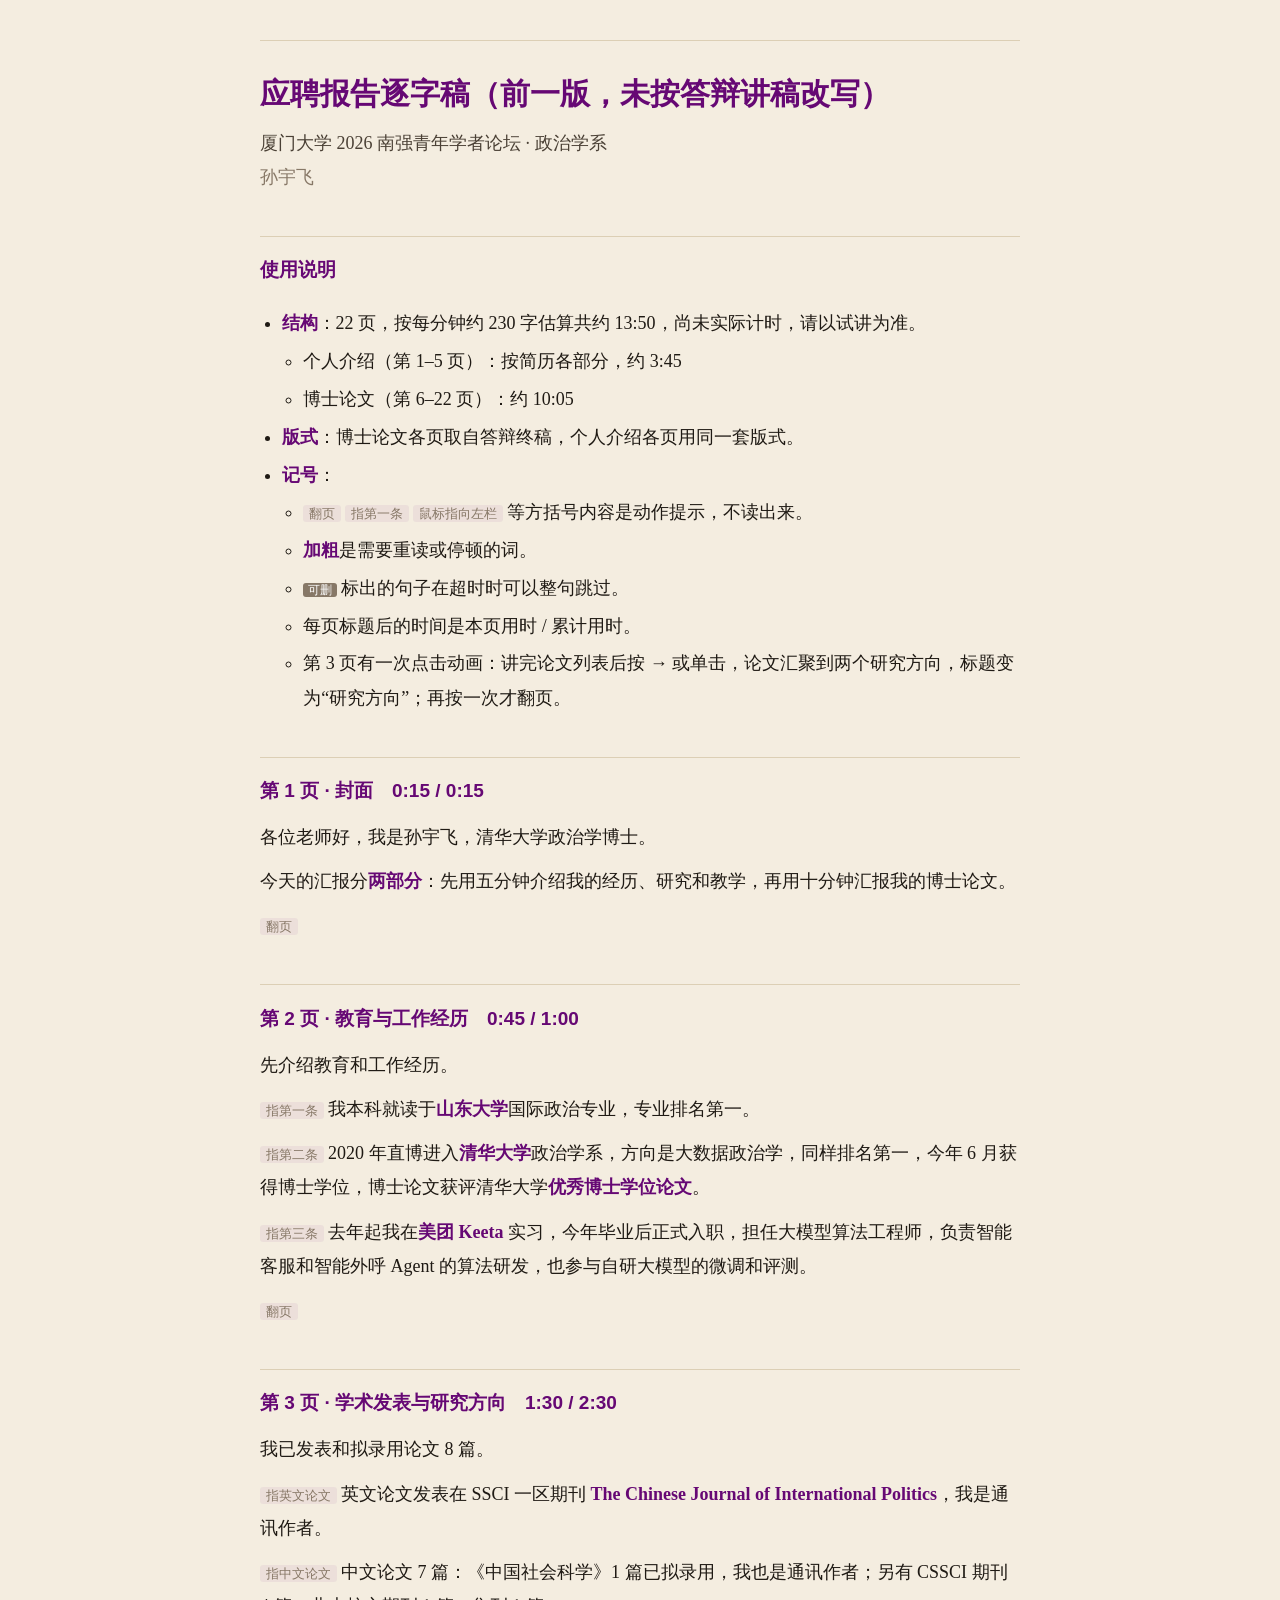
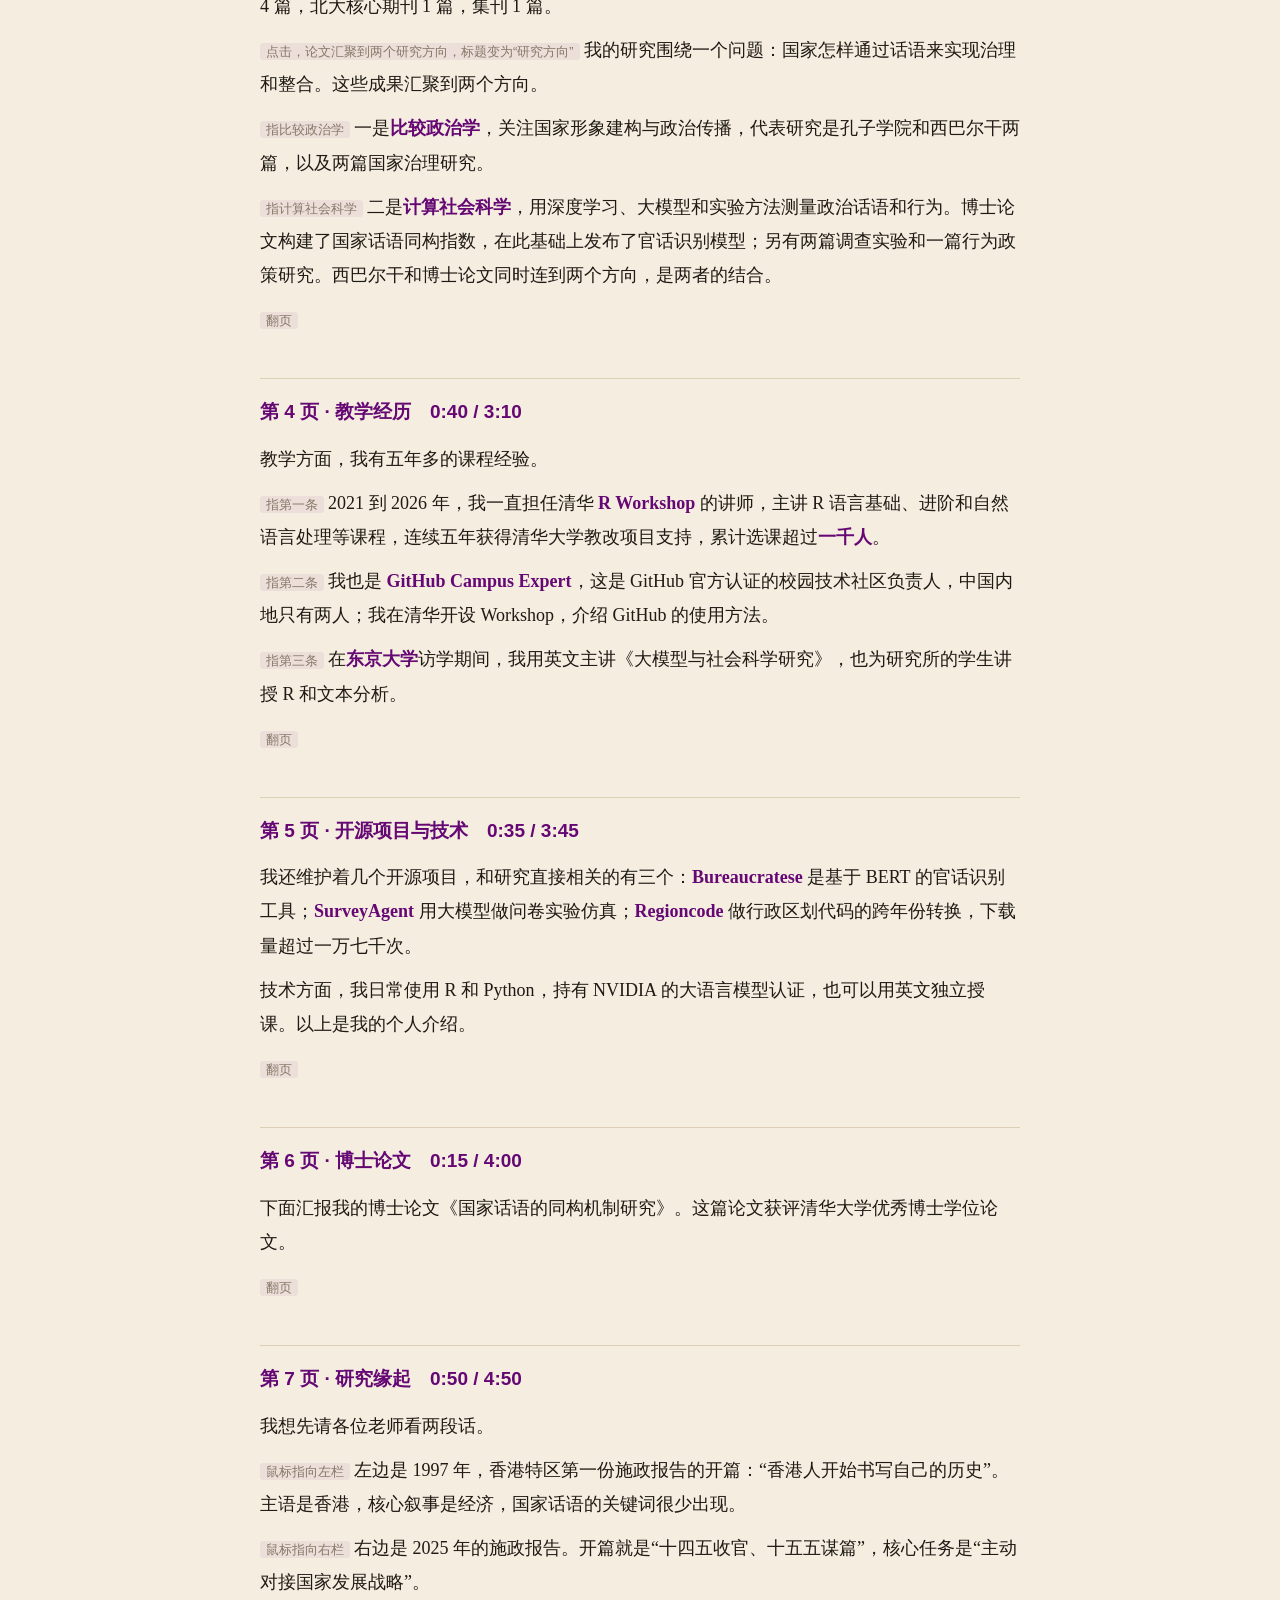
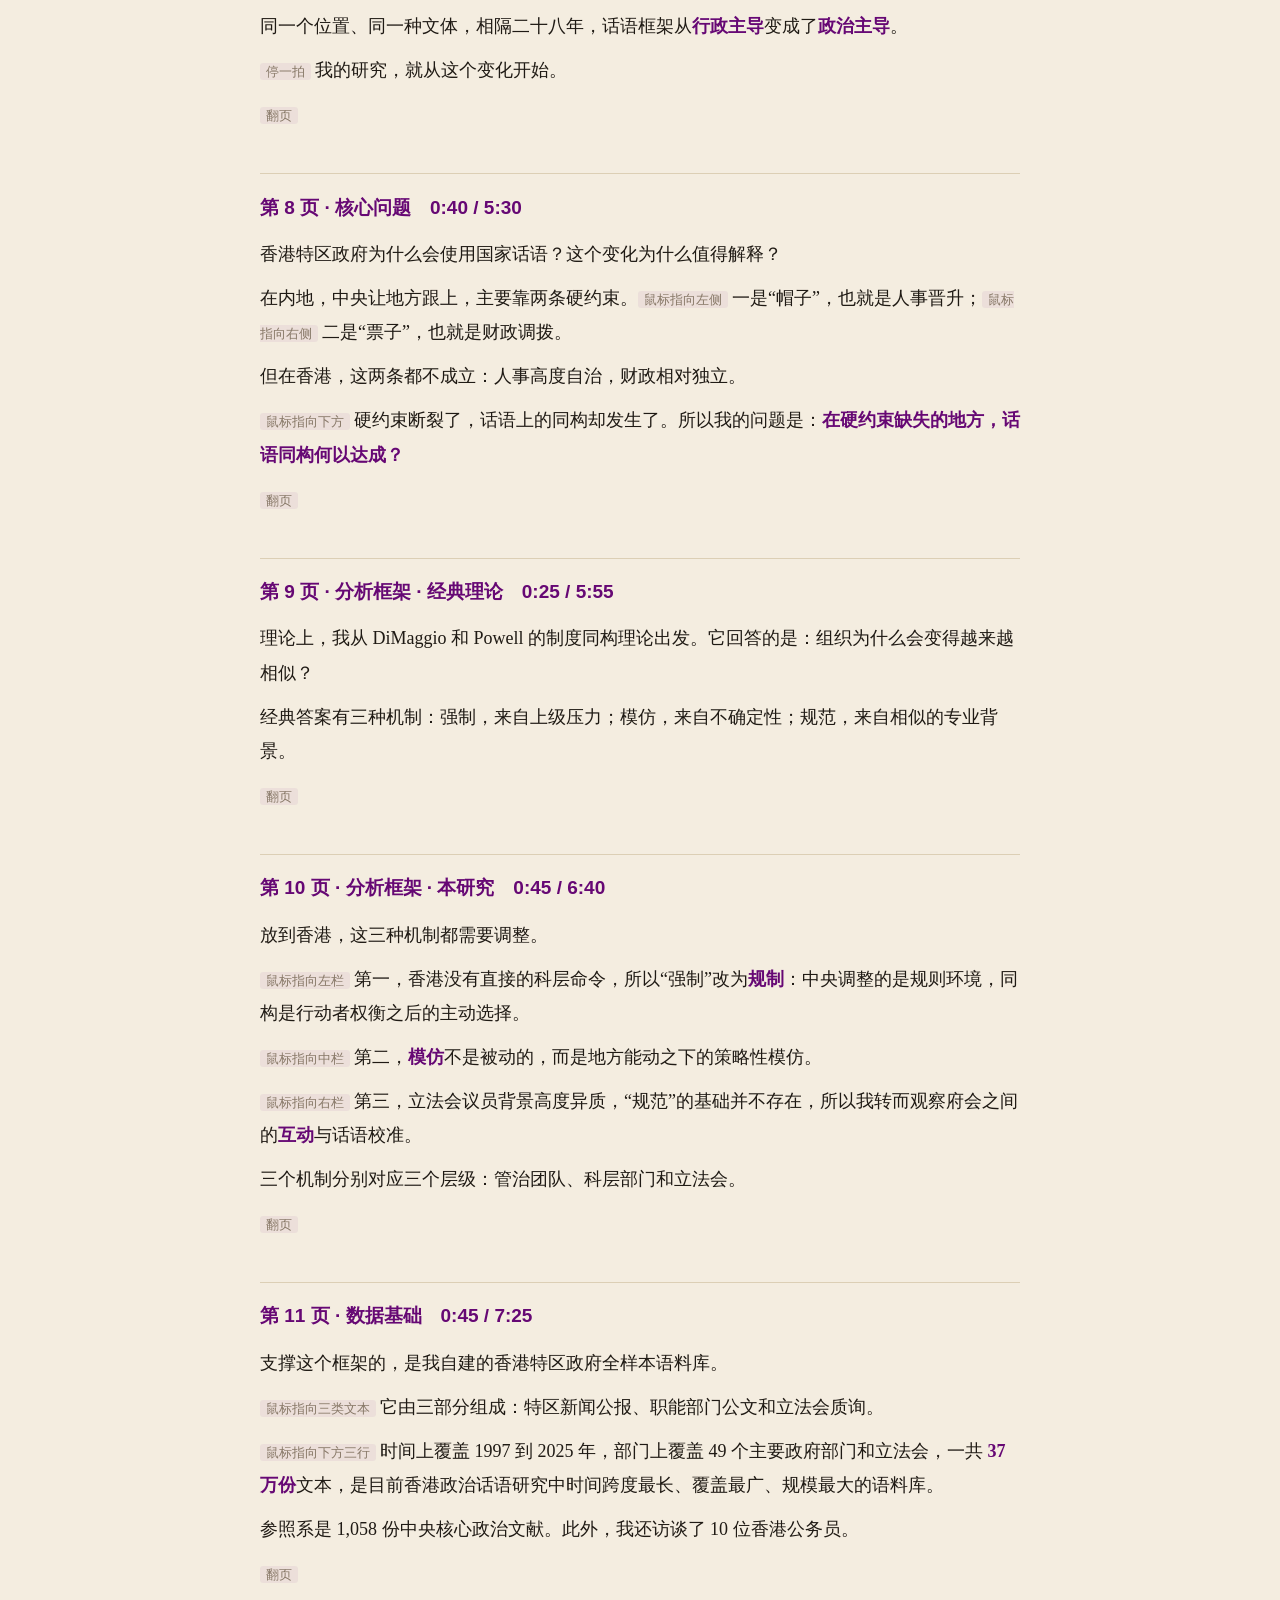
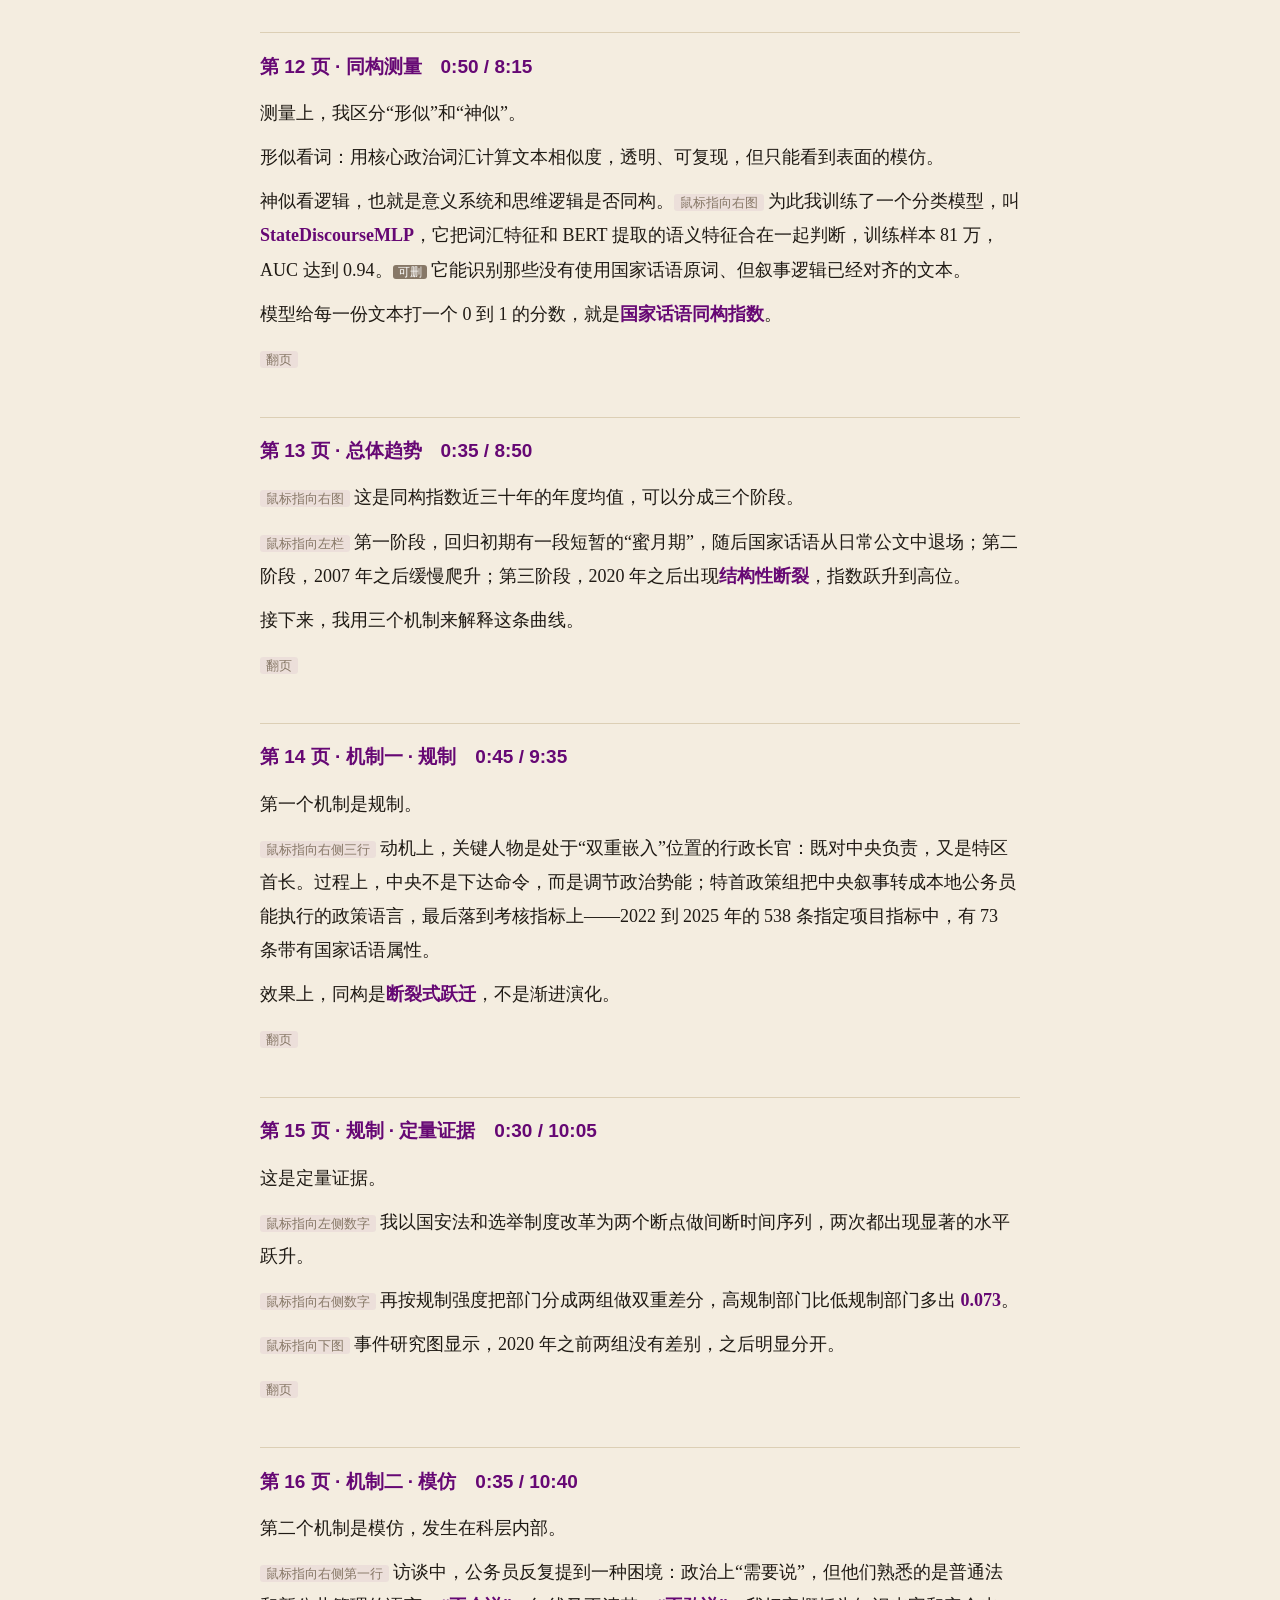
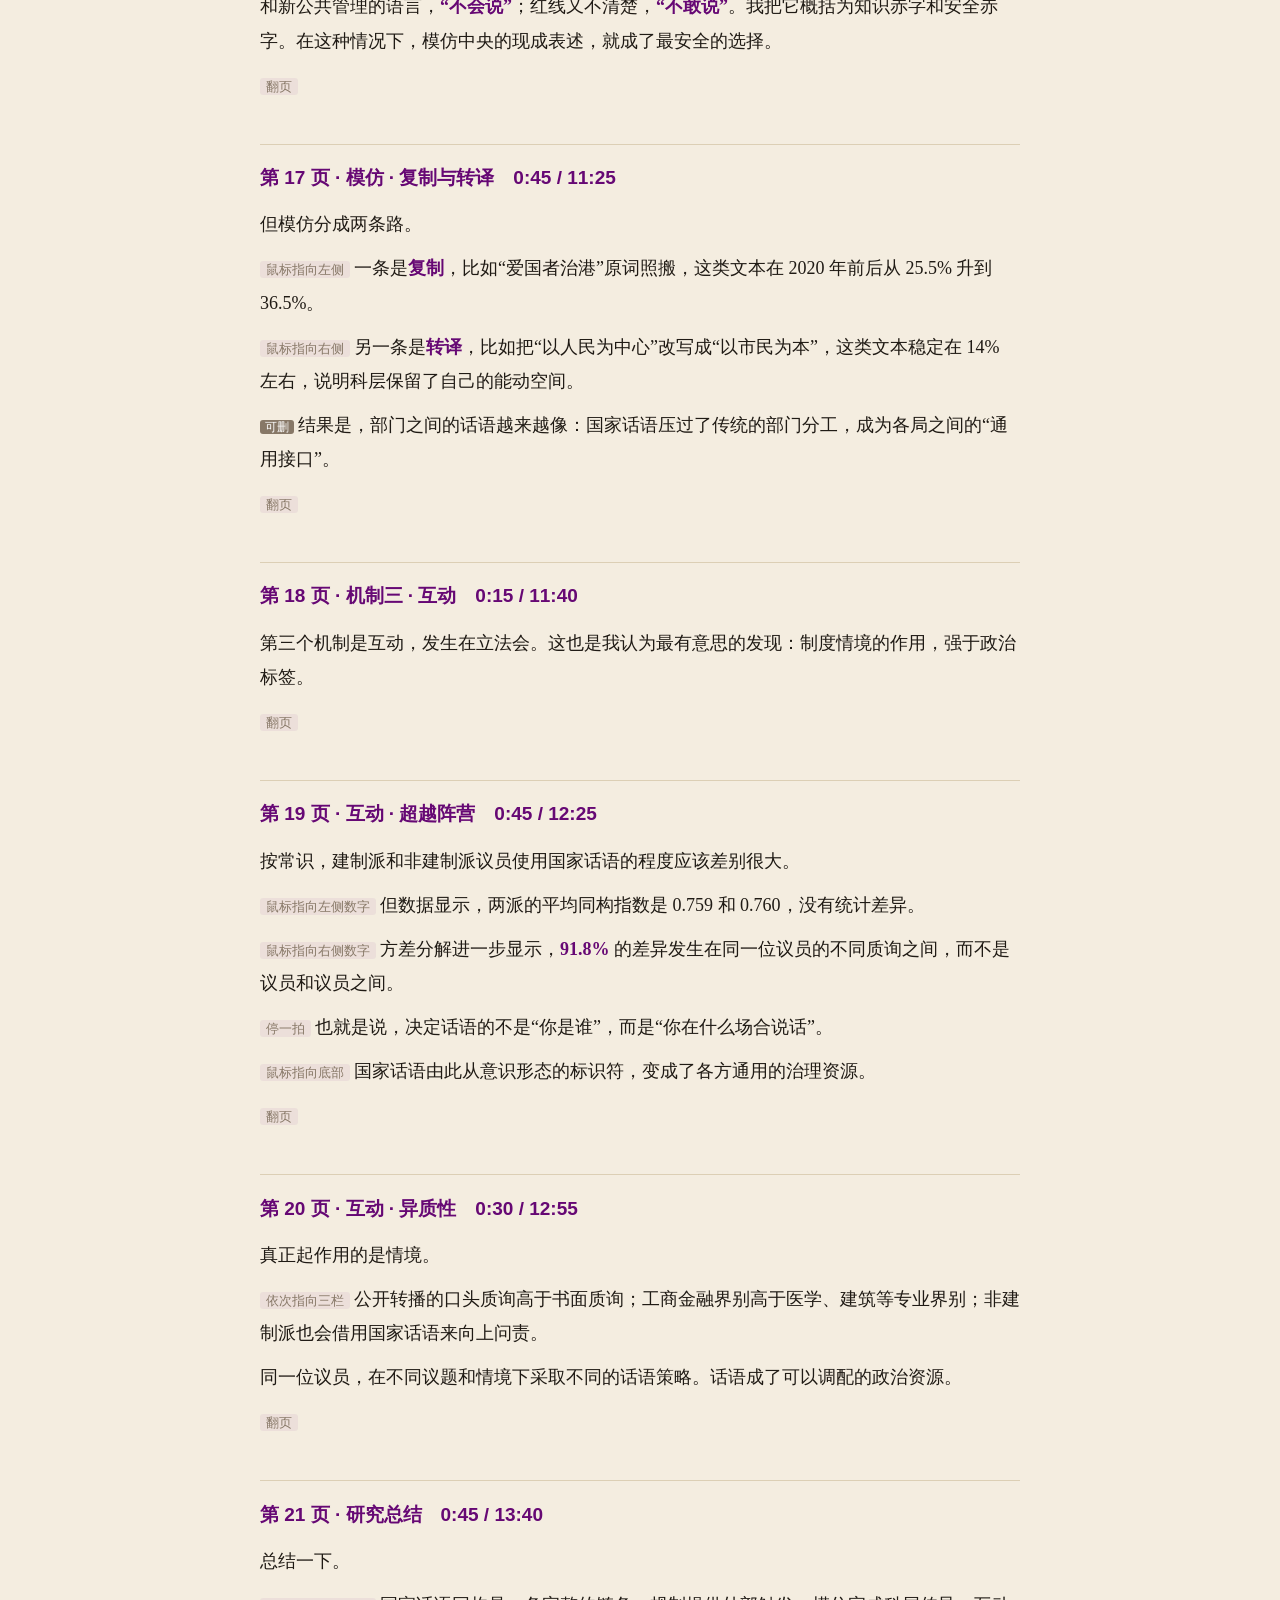
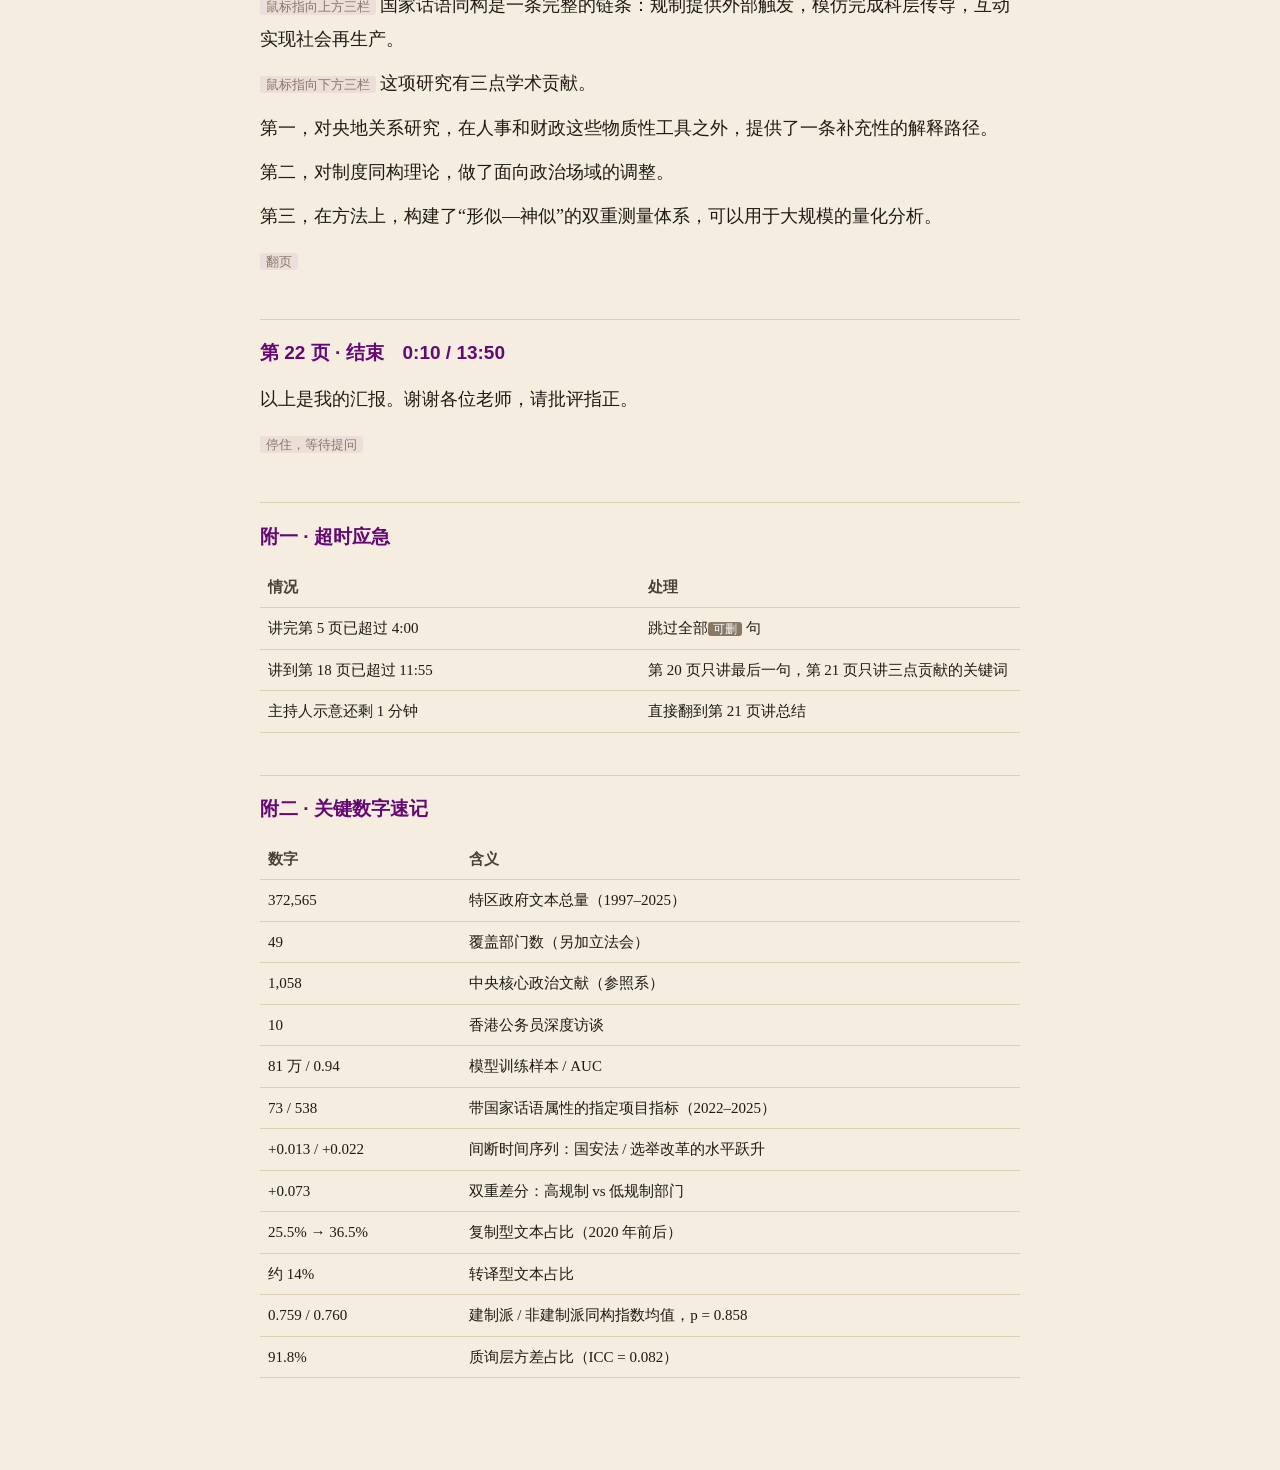
<file: xmu-nanqiang-forum-2026/script-v1.html>
<!DOCTYPE html>
<html xmlns="http://www.w3.org/1999/xhtml" lang="zh-CN" xml:lang="zh-CN">
<head>
  <meta charset="utf-8" />
  <meta name="generator" content="pandoc" />
  <meta name="viewport" content="width=device-width, initial-scale=1.0, user-scalable=yes" />
  <meta name="author" content="孙宇飞" />
  <title>应聘报告逐字稿（前一版，未按答辩讲稿改写）</title>
  <style>

code{white-space: pre-wrap;}
span.smallcaps{font-variant: small-caps;}
div.columns{display: flex; gap: min(4vw, 1.5em);}
div.column{flex: auto; overflow-x: auto;}
div.hanging-indent{margin-left: 1.5em; text-indent: -1.5em;}

ul.task-list[class]{list-style: none;}
ul.task-list li input[type="checkbox"] {
font-size: inherit;
width: 0.8em;
margin: 0 0.8em 0.2em -1.6em;
vertical-align: middle;
}
.display.math{display: block; text-align: center; margin: 0.5rem auto;}
</style>
  <style type="text/css">:root{--bg:#F4EDE0;--ink:#1F1A14;--soft:#4A4035;--mute:#877867;--rule:#DCCFB5;--accent:#660874}
html{background:var(--bg)}
body{max-width:760px;margin:0 auto;padding:40px 20px 80px;color:var(--ink);background:var(--bg);
font-family:"Songti SC","STSong",serif;font-size:18px;line-height:1.9}
header h1.title{font-size:30px;color:var(--accent);margin:0 0 4px}
header p.subtitle{color:var(--soft);margin:0}header p.author{color:var(--mute);margin:0 0 24px}
h1{font-family:"PingFang SC",sans-serif;font-size:19px;color:var(--accent);margin:2.2em 0 .6em;padding-top:.8em;border-top:1px solid var(--rule)}
hr{display:none}
strong{color:var(--accent)}
p{margin:.55em 0}
ul{padding-left:1.2em}li{margin:.2em 0}
table{border-collapse:collapse;width:100%;font-size:15px;margin:.8em 0}
th,td{border-bottom:1px solid var(--rule);padding:6px 8px;text-align:left}
th{color:var(--soft)}
.cue{font-family:"PingFang SC",sans-serif;font-size:13px;color:var(--mute);background:rgba(102,8,116,.06);padding:1px 6px;border-radius:3px;margin-right:4px}
.cut{font-family:"PingFang SC",sans-serif;font-size:12px;color:#fff;background:var(--mute);padding:0 5px;border-radius:3px;margin-right:4px}
@media (max-width:600px){body{font-size:16px}}
</style>
</head>
<body>
<header id="title-block-header">
<h1 class="title">应聘报告逐字稿（前一版，未按答辩讲稿改写）</h1>
<p class="subtitle">厦门大学 2026 南强青年学者论坛 · 政治学系</p>
<p class="author">孙宇飞</p>
</header>
<h1 id="使用说明">使用说明</h1>
<ul>
<li><strong>结构</strong>：22 页，按每分钟约 230 字估算共约
13:50，尚未实际计时，请以试讲为准。
<ul>
<li>个人介绍（第 1–5 页）：按简历各部分，约 3:45</li>
<li>博士论文（第 6–22 页）：约 10:05</li>
</ul></li>
<li><strong>版式</strong>：博士论文各页取自答辩终稿，个人介绍各页用同一套版式。</li>
<li><strong>记号</strong>：
<ul>
<li><span class="cue">翻页</span><span class="cue">指第一条</span><span class="cue">鼠标指向左栏</span>等方括号内容是动作提示，不读出来。</li>
<li><strong>加粗</strong>是需要重读或停顿的词。</li>
<li><span class="cut">可删</span>标出的句子在超时时可以整句跳过。</li>
<li>每页标题后的时间是本页用时 / 累计用时。</li>
<li>第 3 页有一次点击动画：讲完论文列表后按 →
或单击，论文汇聚到两个研究方向，标题变为“研究方向”；再按一次才翻页。</li>
</ul></li>
</ul>
<hr />
<h1 id="第-1-页-封面-015-015">第 1 页 · 封面　0:15 / 0:15</h1>
<p>各位老师好，我是孙宇飞，清华大学政治学博士。</p>
<p>今天的汇报分<strong>两部分</strong>：先用五分钟介绍我的经历、研究和教学，再用十分钟汇报我的博士论文。</p>
<p><span class="cue">翻页</span></p>
<hr />
<h1 id="第-2-页-教育与工作经历-045-100">第 2 页 · 教育与工作经历　0:45 /
1:00</h1>
<p>先介绍教育和工作经历。</p>
<p><span class="cue">指第一条</span>我本科就读于<strong>山东大学</strong>国际政治专业，专业排名第一。</p>
<p><span class="cue">指第二条</span>2020
年直博进入<strong>清华大学</strong>政治学系，方向是大数据政治学，同样排名第一，今年
6
月获得博士学位，博士论文获评清华大学<strong>优秀博士学位论文</strong>。</p>
<p><span class="cue">指第三条</span>去年起我在<strong>美团 Keeta</strong>
实习，今年毕业后正式入职，担任大模型算法工程师，负责智能客服和智能外呼
Agent 的算法研发，也参与自研大模型的微调和评测。</p>
<p><span class="cue">翻页</span></p>
<hr />
<h1 id="第-3-页-学术发表与研究方向-130-230">第 3 页 ·
学术发表与研究方向　1:30 / 2:30</h1>
<p>我已发表和拟录用论文 8 篇。</p>
<p><span class="cue">指英文论文</span>英文论文发表在 SSCI 一区期刊 <strong>The Chinese
Journal of International Politics</strong>，我是通讯作者。</p>
<p><span class="cue">指中文论文</span>中文论文 7 篇：《中国社会科学》1
篇已拟录用，我也是通讯作者；另有 CSSCI 期刊 4 篇，北大核心期刊 1
篇，集刊 1 篇。</p>
<p><span class="cue">点击，论文汇聚到两个研究方向，标题变为“研究方向”</span>我的研究围绕一个问题：国家怎样通过话语来实现治理和整合。这些成果汇聚到两个方向。</p>
<p><span class="cue">指比较政治学</span>一是<strong>比较政治学</strong>，关注国家形象建构与政治传播，代表研究是孔子学院和西巴尔干两篇，以及两篇国家治理研究。</p>
<p><span class="cue">指计算社会科学</span>二是<strong>计算社会科学</strong>，用深度学习、大模型和实验方法测量政治话语和行为。博士论文构建了国家话语同构指数，在此基础上发布了官话识别模型；另有两篇调查实验和一篇行为政策研究。西巴尔干和博士论文同时连到两个方向，是两者的结合。</p>
<p><span class="cue">翻页</span></p>
<hr />
<h1 id="第-4-页-教学经历-040-310">第 4 页 · 教学经历　0:40 / 3:10</h1>
<p>教学方面，我有五年多的课程经验。</p>
<p><span class="cue">指第一条</span>2021 到 2026 年，我一直担任清华 <strong>R
Workshop</strong> 的讲师，主讲 R
语言基础、进阶和自然语言处理等课程，连续五年获得清华大学教改项目支持，累计选课超过<strong>一千人</strong>。</p>
<p><span class="cue">指第二条</span>我也是 <strong>GitHub Campus Expert</strong>，这是 GitHub
官方认证的校园技术社区负责人，中国内地只有两人；我在清华开设
Workshop，介绍 GitHub 的使用方法。</p>
<p><span class="cue">指第三条</span>在<strong>东京大学</strong>访学期间，我用英文主讲《大模型与社会科学研究》，也为研究所的学生讲授
R 和文本分析。</p>
<p><span class="cue">翻页</span></p>
<hr />
<h1 id="第-5-页-开源项目与技术-035-345">第 5 页 · 开源项目与技术　0:35 /
3:45</h1>
<p>我还维护着几个开源项目，和研究直接相关的有三个：<strong>Bureaucratese</strong>
是基于 BERT 的官话识别工具；<strong>SurveyAgent</strong>
用大模型做问卷实验仿真；<strong>Regioncode</strong>
做行政区划代码的跨年份转换，下载量超过一万七千次。</p>
<p>技术方面，我日常使用 R 和 Python，持有 NVIDIA
的大语言模型认证，也可以用英文独立授课。以上是我的个人介绍。</p>
<p><span class="cue">翻页</span></p>
<hr />
<h1 id="第-6-页-博士论文-015-400">第 6 页 · 博士论文　0:15 / 4:00</h1>
<p>下面汇报我的博士论文《国家话语的同构机制研究》。这篇论文获评清华大学优秀博士学位论文。</p>
<p><span class="cue">翻页</span></p>
<hr />
<h1 id="第-7-页-研究缘起-050-450">第 7 页 · 研究缘起　0:50 / 4:50</h1>
<p>我想先请各位老师看两段话。</p>
<p><span class="cue">鼠标指向左栏</span>左边是 1997
年，香港特区第一份施政报告的开篇：“香港人开始书写自己的历史”。主语是香港，核心叙事是经济，国家话语的关键词很少出现。</p>
<p><span class="cue">鼠标指向右栏</span>右边是 2025
年的施政报告。开篇就是“十四五收官、十五五谋篇”，核心任务是“主动对接国家发展战略”。</p>
<p>同一个位置、同一种文体，相隔二十八年，话语框架从<strong>行政主导</strong>变成了<strong>政治主导</strong>。</p>
<p><span class="cue">停一拍</span>我的研究，就从这个变化开始。</p>
<p><span class="cue">翻页</span></p>
<hr />
<h1 id="第-8-页-核心问题-040-530">第 8 页 · 核心问题　0:40 / 5:30</h1>
<p>香港特区政府为什么会使用国家话语？这个变化为什么值得解释？</p>
<p>在内地，中央让地方跟上，主要靠两条硬约束。<span class="cue">鼠标指向左侧</span>一是“帽子”，也就是人事晋升；<span class="cue">鼠标指向右侧</span>二是“票子”，也就是财政调拨。</p>
<p>但在香港，这两条都不成立：人事高度自治，财政相对独立。</p>
<p><span class="cue">鼠标指向下方</span>硬约束断裂了，话语上的同构却发生了。所以我的问题是：<strong>在硬约束缺失的地方，话语同构何以达成？</strong></p>
<p><span class="cue">翻页</span></p>
<hr />
<h1 id="第-9-页-分析框架-经典理论-025-555">第 9 页 · 分析框架 ·
经典理论　0:25 / 5:55</h1>
<p>理论上，我从 DiMaggio 和 Powell
的制度同构理论出发。它回答的是：组织为什么会变得越来越相似？</p>
<p>经典答案有三种机制：强制，来自上级压力；模仿，来自不确定性；规范，来自相似的专业背景。</p>
<p><span class="cue">翻页</span></p>
<hr />
<h1 id="第-10-页-分析框架-本研究-045-640">第 10 页 · 分析框架 ·
本研究　0:45 / 6:40</h1>
<p>放到香港，这三种机制都需要调整。</p>
<p><span class="cue">鼠标指向左栏</span>第一，香港没有直接的科层命令，所以“强制”改为<strong>规制</strong>：中央调整的是规则环境，同构是行动者权衡之后的主动选择。</p>
<p><span class="cue">鼠标指向中栏</span>第二，<strong>模仿</strong>不是被动的，而是地方能动之下的策略性模仿。</p>
<p><span class="cue">鼠标指向右栏</span>第三，立法会议员背景高度异质，“规范”的基础并不存在，所以我转而观察府会之间的<strong>互动</strong>与话语校准。</p>
<p>三个机制分别对应三个层级：管治团队、科层部门和立法会。</p>
<p><span class="cue">翻页</span></p>
<hr />
<h1 id="第-11-页-数据基础-045-725">第 11 页 · 数据基础　0:45 / 7:25</h1>
<p>支撑这个框架的，是我自建的香港特区政府全样本语料库。</p>
<p><span class="cue">鼠标指向三类文本</span>它由三部分组成：特区新闻公报、职能部门公文和立法会质询。</p>
<p><span class="cue">鼠标指向下方三行</span>时间上覆盖 1997 到 2025 年，部门上覆盖 49
个主要政府部门和立法会，一共 <strong>37
万份</strong>文本，是目前香港政治话语研究中时间跨度最长、覆盖最广、规模最大的语料库。</p>
<p>参照系是 1,058 份中央核心政治文献。此外，我还访谈了 10
位香港公务员。</p>
<p><span class="cue">翻页</span></p>
<hr />
<h1 id="第-12-页-同构测量-050-815">第 12 页 · 同构测量　0:50 / 8:15</h1>
<p>测量上，我区分“形似”和“神似”。</p>
<p>形似看词：用核心政治词汇计算文本相似度，透明、可复现，但只能看到表面的模仿。</p>
<p>神似看逻辑，也就是意义系统和思维逻辑是否同构。<span class="cue">鼠标指向右图</span>为此我训练了一个分类模型，叫
<strong>StateDiscourseMLP</strong>，它把词汇特征和 BERT
提取的语义特征合在一起判断，训练样本 81 万，AUC 达到
0.94。<span class="cut">可删</span>它能识别那些没有使用国家话语原词、但叙事逻辑已经对齐的文本。</p>
<p>模型给每一份文本打一个 0 到 1
的分数，就是<strong>国家话语同构指数</strong>。</p>
<p><span class="cue">翻页</span></p>
<hr />
<h1 id="第-13-页-总体趋势-035-850">第 13 页 · 总体趋势　0:35 / 8:50</h1>
<p><span class="cue">鼠标指向右图</span>这是同构指数近三十年的年度均值，可以分成三个阶段。</p>
<p><span class="cue">鼠标指向左栏</span>第一阶段，回归初期有一段短暂的“蜜月期”，随后国家话语从日常公文中退场；第二阶段，2007
年之后缓慢爬升；第三阶段，2020
年之后出现<strong>结构性断裂</strong>，指数跃升到高位。</p>
<p>接下来，我用三个机制来解释这条曲线。</p>
<p><span class="cue">翻页</span></p>
<hr />
<h1 id="第-14-页-机制一-规制-045-935">第 14 页 · 机制一 · 规制　0:45 /
9:35</h1>
<p>第一个机制是规制。</p>
<p><span class="cue">鼠标指向右侧三行</span>动机上，关键人物是处于“双重嵌入”位置的行政长官：既对中央负责，又是特区首长。过程上，中央不是下达命令，而是调节政治势能；特首政策组把中央叙事转成本地公务员能执行的政策语言，最后落到考核指标上——2022
到 2025 年的 538 条指定项目指标中，有 73 条带有国家话语属性。</p>
<p>效果上，同构是<strong>断裂式跃迁</strong>，不是渐进演化。</p>
<p><span class="cue">翻页</span></p>
<hr />
<h1 id="第-15-页-规制-定量证据-030-1005">第 15 页 · 规制 ·
定量证据　0:30 / 10:05</h1>
<p>这是定量证据。</p>
<p><span class="cue">鼠标指向左侧数字</span>我以国安法和选举制度改革为两个断点做间断时间序列，两次都出现显著的水平跃升。</p>
<p><span class="cue">鼠标指向右侧数字</span>再按规制强度把部门分成两组做双重差分，高规制部门比低规制部门多出
<strong>0.073</strong>。</p>
<p><span class="cue">鼠标指向下图</span>事件研究图显示，2020
年之前两组没有差别，之后明显分开。</p>
<p><span class="cue">翻页</span></p>
<hr />
<h1 id="第-16-页-机制二-模仿-035-1040">第 16 页 · 机制二 · 模仿　0:35 /
10:40</h1>
<p>第二个机制是模仿，发生在科层内部。</p>
<p><span class="cue">鼠标指向右侧第一行</span>访谈中，公务员反复提到一种困境：政治上“需要说”，但他们熟悉的是普通法和新公共管理的语言，<strong>“不会说”</strong>；红线又不清楚，<strong>“不敢说”</strong>。我把它概括为知识赤字和安全赤字。在这种情况下，模仿中央的现成表述，就成了最安全的选择。</p>
<p><span class="cue">翻页</span></p>
<hr />
<h1 id="第-17-页-模仿-复制与转译-045-1125">第 17 页 · 模仿 ·
复制与转译　0:45 / 11:25</h1>
<p>但模仿分成两条路。</p>
<p><span class="cue">鼠标指向左侧</span>一条是<strong>复制</strong>，比如“爱国者治港”原词照搬，这类文本在
2020 年前后从 25.5% 升到 36.5%。</p>
<p><span class="cue">鼠标指向右侧</span>另一条是<strong>转译</strong>，比如把“以人民为中心”改写成“以市民为本”，这类文本稳定在
14% 左右，说明科层保留了自己的能动空间。</p>
<p><span class="cut">可删</span>结果是，部门之间的话语越来越像：国家话语压过了传统的部门分工，成为各局之间的“通用接口”。</p>
<p><span class="cue">翻页</span></p>
<hr />
<h1 id="第-18-页-机制三-互动-015-1140">第 18 页 · 机制三 · 互动　0:15 /
11:40</h1>
<p>第三个机制是互动，发生在立法会。这也是我认为最有意思的发现：制度情境的作用，强于政治标签。</p>
<p><span class="cue">翻页</span></p>
<hr />
<h1 id="第-19-页-互动-超越阵营-045-1225">第 19 页 · 互动 ·
超越阵营　0:45 / 12:25</h1>
<p>按常识，建制派和非建制派议员使用国家话语的程度应该差别很大。</p>
<p><span class="cue">鼠标指向左侧数字</span>但数据显示，两派的平均同构指数是 0.759 和
0.760，没有统计差异。</p>
<p><span class="cue">鼠标指向右侧数字</span>方差分解进一步显示，<strong>91.8%</strong>
的差异发生在同一位议员的不同质询之间，而不是议员和议员之间。</p>
<p><span class="cue">停一拍</span>也就是说，决定话语的不是“你是谁”，而是“你在什么场合说话”。</p>
<p><span class="cue">鼠标指向底部</span>国家话语由此从意识形态的标识符，变成了各方通用的治理资源。</p>
<p><span class="cue">翻页</span></p>
<hr />
<h1 id="第-20-页-互动-异质性-030-1255">第 20 页 · 互动 · 异质性　0:30 /
12:55</h1>
<p>真正起作用的是情境。</p>
<p><span class="cue">依次指向三栏</span>公开转播的口头质询高于书面质询；工商金融界别高于医学、建筑等专业界别；非建制派也会借用国家话语来向上问责。</p>
<p>同一位议员，在不同议题和情境下采取不同的话语策略。话语成了可以调配的政治资源。</p>
<p><span class="cue">翻页</span></p>
<hr />
<h1 id="第-21-页-研究总结-045-1340">第 21 页 · 研究总结　0:45 /
13:40</h1>
<p>总结一下。</p>
<p><span class="cue">鼠标指向上方三栏</span>国家话语同构是一条完整的链条：规制提供外部触发，模仿完成科层传导，互动实现社会再生产。</p>
<p><span class="cue">鼠标指向下方三栏</span>这项研究有三点学术贡献。</p>
<p>第一，对央地关系研究，在人事和财政这些物质性工具之外，提供了一条补充性的解释路径。</p>
<p>第二，对制度同构理论，做了面向政治场域的调整。</p>
<p>第三，在方法上，构建了“形似—神似”的双重测量体系，可以用于大规模的量化分析。</p>
<p><span class="cue">翻页</span></p>
<hr />
<h1 id="第-22-页-结束-010-1350">第 22 页 · 结束　0:10 / 13:50</h1>
<p>以上是我的汇报。谢谢各位老师，请批评指正。</p>
<p><span class="cue">停住，等待提问</span></p>
<hr />
<h1 id="附一-超时应急">附一 · 超时应急</h1>
<table>
<colgroup>
<col style="width: 50%" />
<col style="width: 50%" />
</colgroup>
<thead>
<tr>
<th>情况</th>
<th>处理</th>
</tr>
</thead>
<tbody>
<tr>
<td>讲完第 5 页已超过 4:00</td>
<td>跳过全部<span class="cut">可删</span>句</td>
</tr>
<tr>
<td>讲到第 18 页已超过 11:55</td>
<td>第 20 页只讲最后一句，第 21 页只讲三点贡献的关键词</td>
</tr>
<tr>
<td>主持人示意还剩 1 分钟</td>
<td>直接翻到第 21 页讲总结</td>
</tr>
</tbody>
</table>
<h1 id="附二-关键数字速记">附二 · 关键数字速记</h1>
<table>
<thead>
<tr>
<th>数字</th>
<th>含义</th>
</tr>
</thead>
<tbody>
<tr>
<td>372,565</td>
<td>特区政府文本总量（1997–2025）</td>
</tr>
<tr>
<td>49</td>
<td>覆盖部门数（另加立法会）</td>
</tr>
<tr>
<td>1,058</td>
<td>中央核心政治文献（参照系）</td>
</tr>
<tr>
<td>10</td>
<td>香港公务员深度访谈</td>
</tr>
<tr>
<td>81 万 / 0.94</td>
<td>模型训练样本 / AUC</td>
</tr>
<tr>
<td>73 / 538</td>
<td>带国家话语属性的指定项目指标（2022–2025）</td>
</tr>
<tr>
<td>+0.013 / +0.022</td>
<td>间断时间序列：国安法 / 选举改革的水平跃升</td>
</tr>
<tr>
<td>+0.073</td>
<td>双重差分：高规制 vs 低规制部门</td>
</tr>
<tr>
<td>25.5% → 36.5%</td>
<td>复制型文本占比（2020 年前后）</td>
</tr>
<tr>
<td>约 14%</td>
<td>转译型文本占比</td>
</tr>
<tr>
<td>0.759 / 0.760</td>
<td>建制派 / 非建制派同构指数均值，p = 0.858</td>
</tr>
<tr>
<td>91.8%</td>
<td>质询层方差占比（ICC = 0.082）</td>
</tr>
</tbody>
</table>
</body>
</html>
</file>
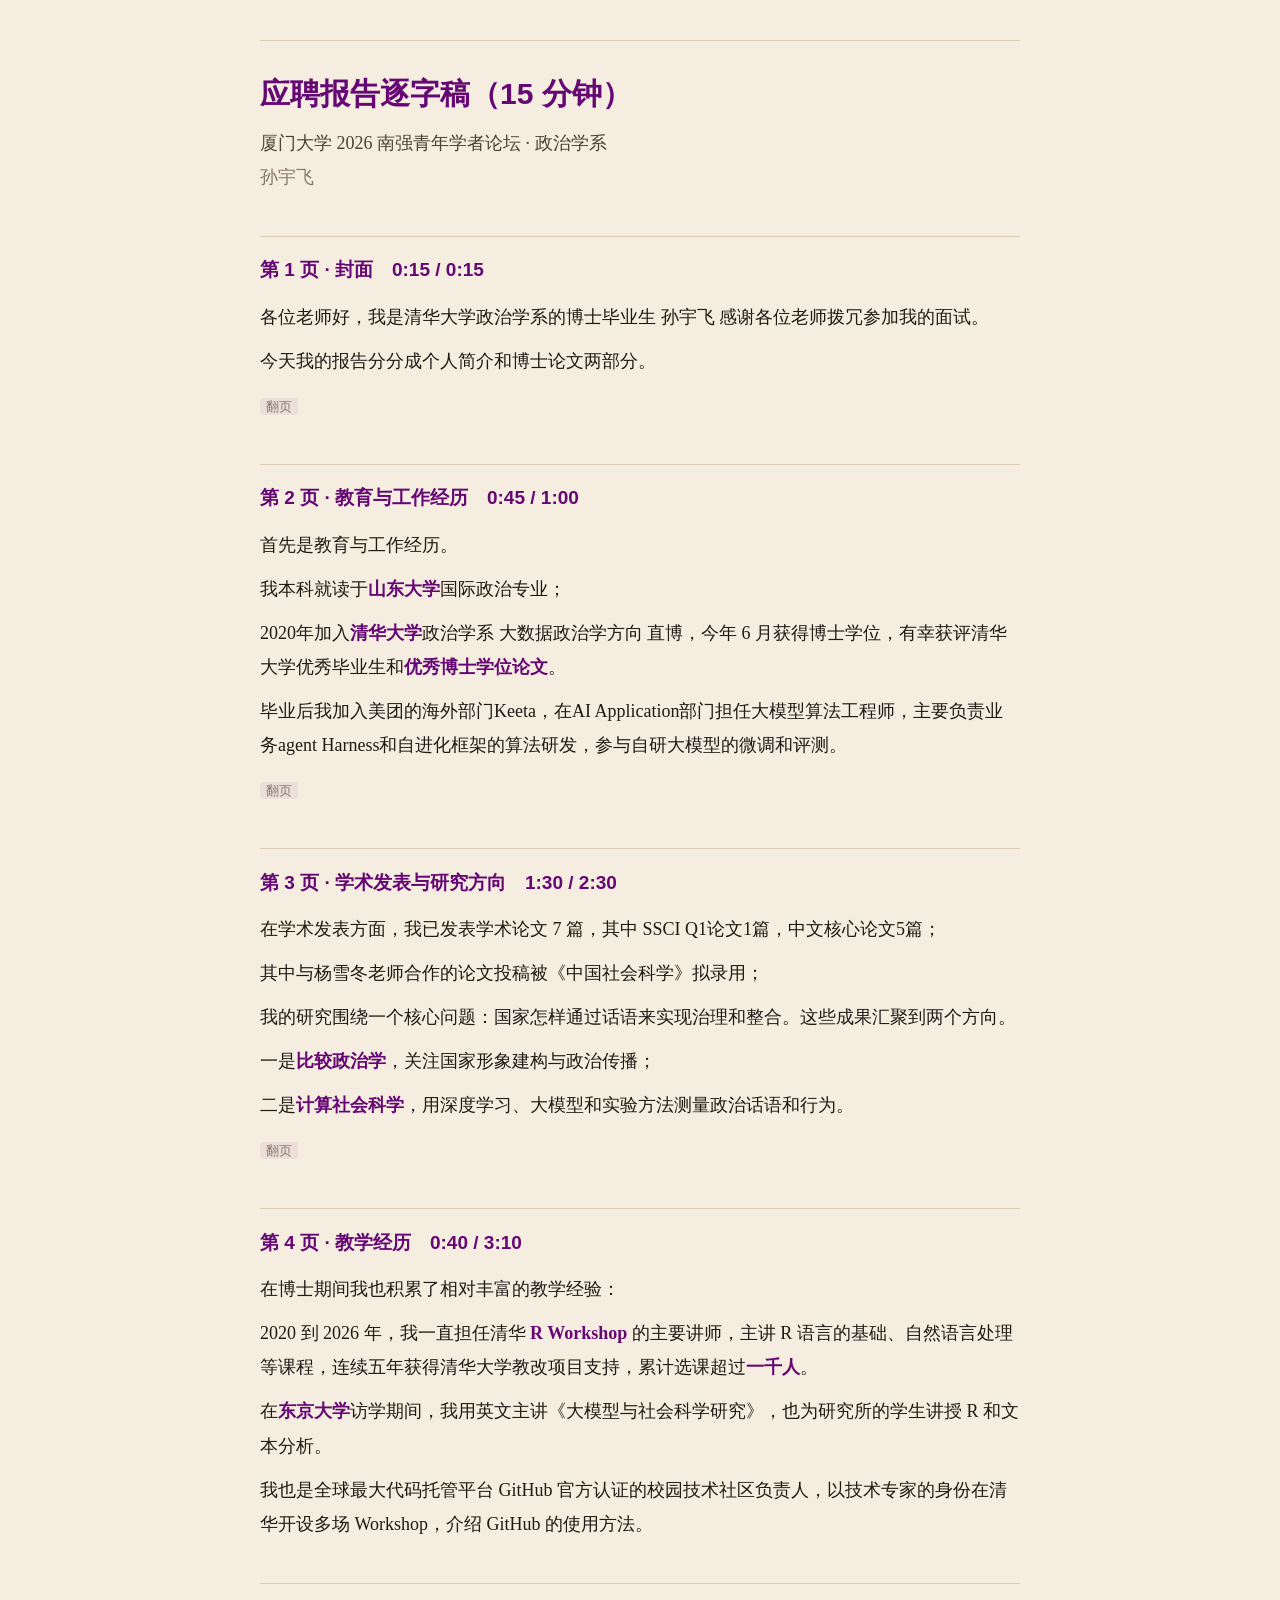
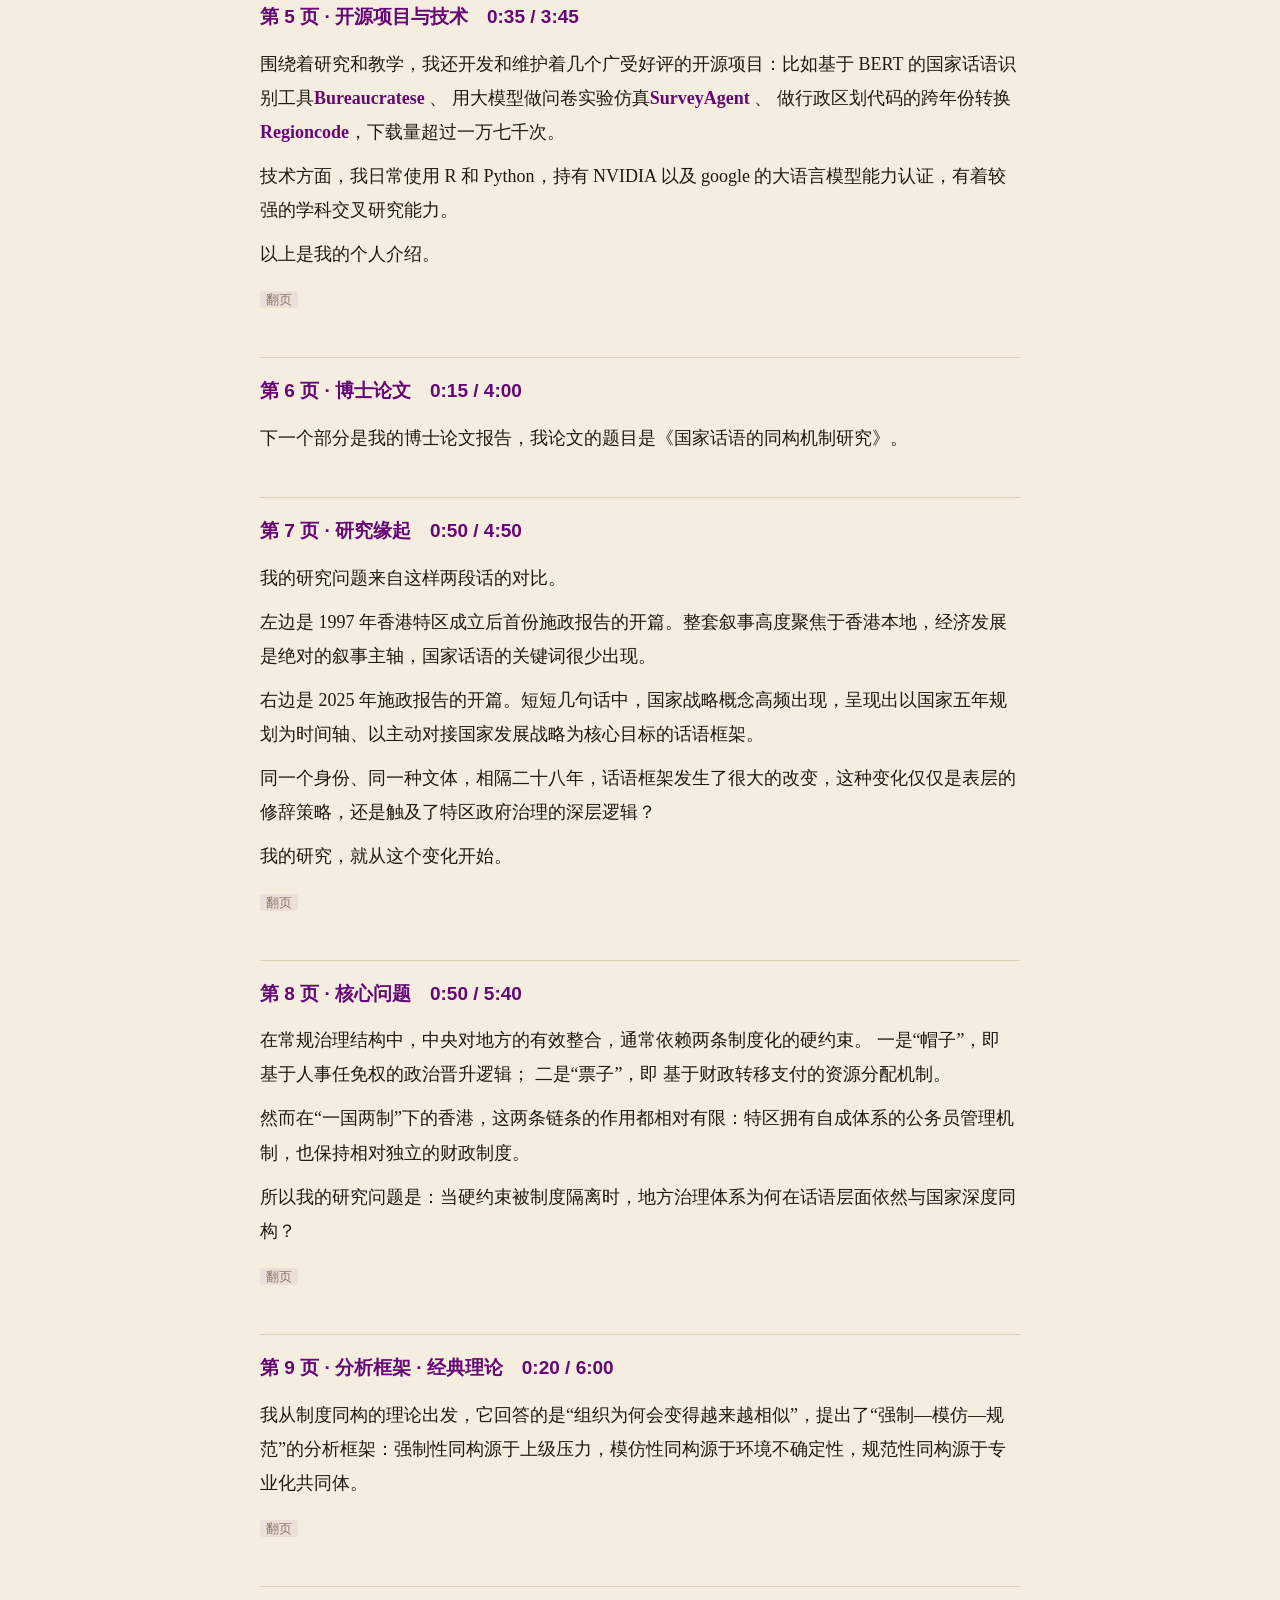
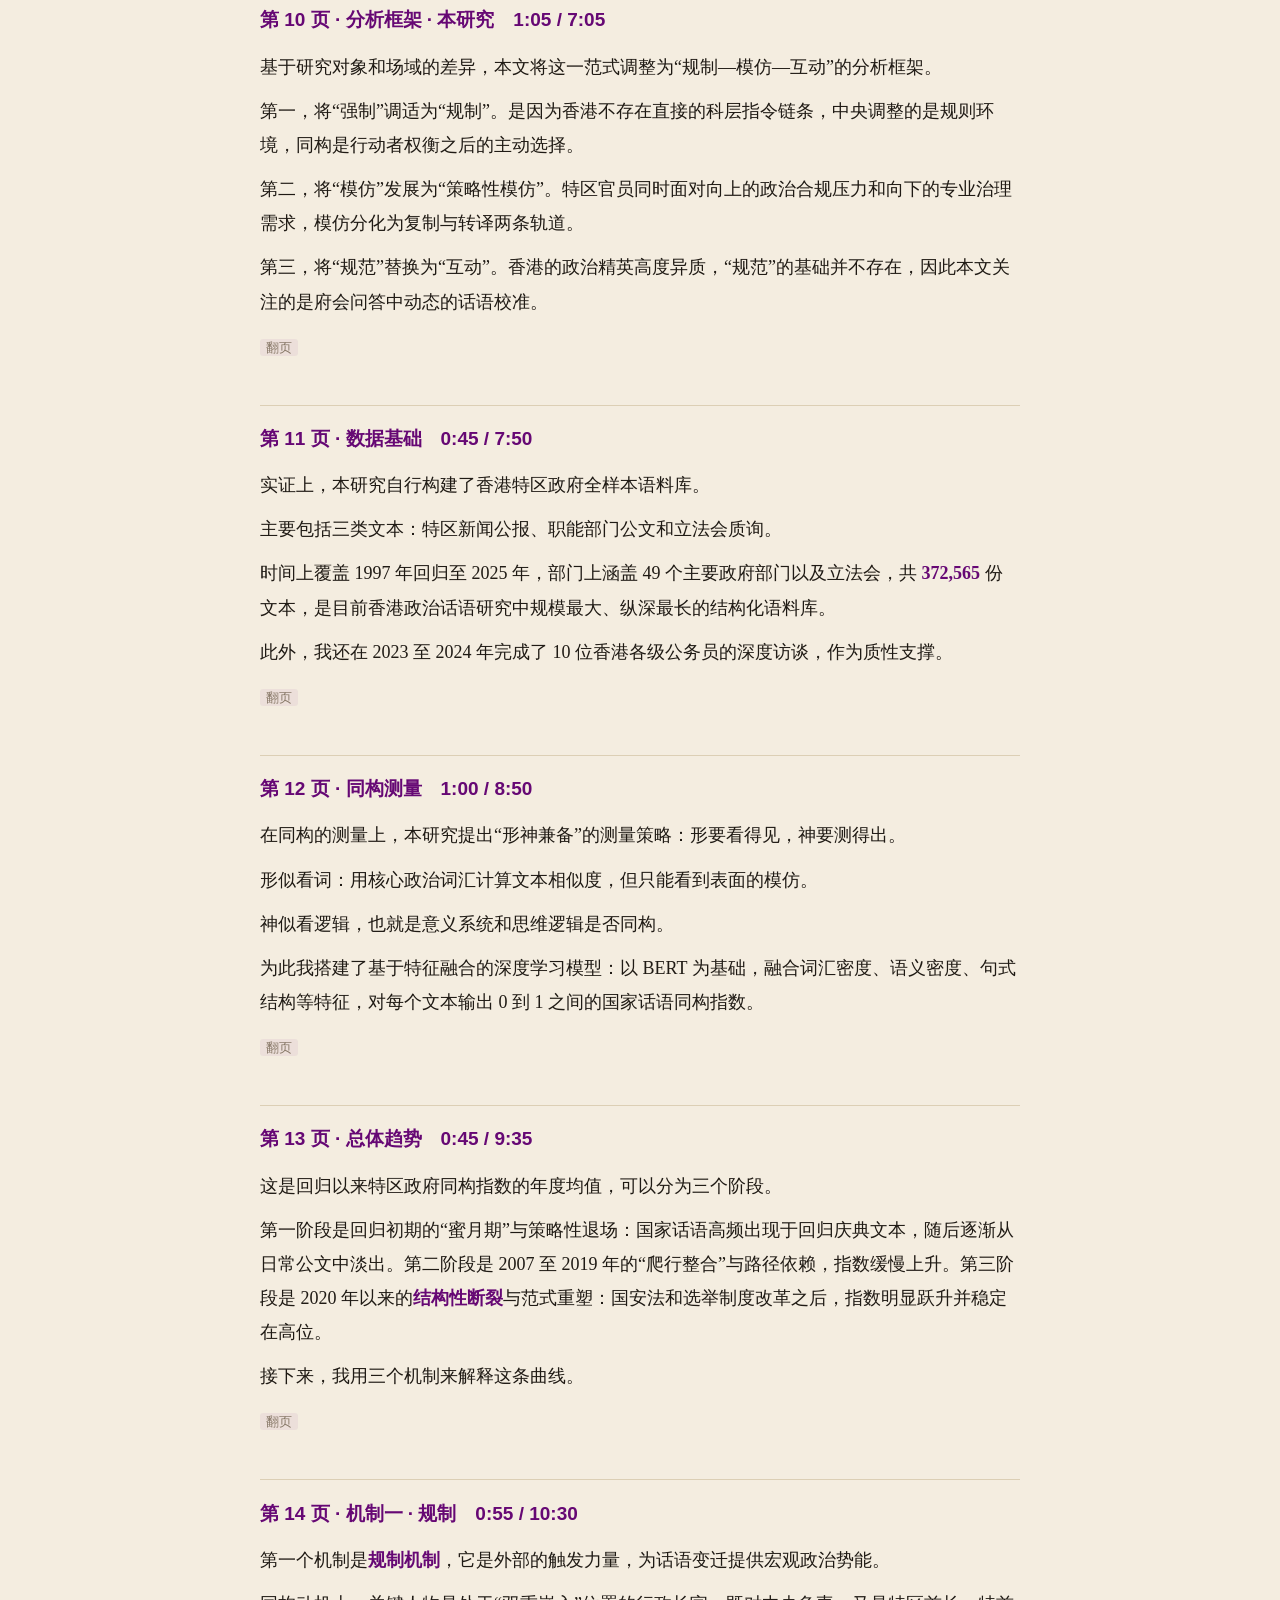
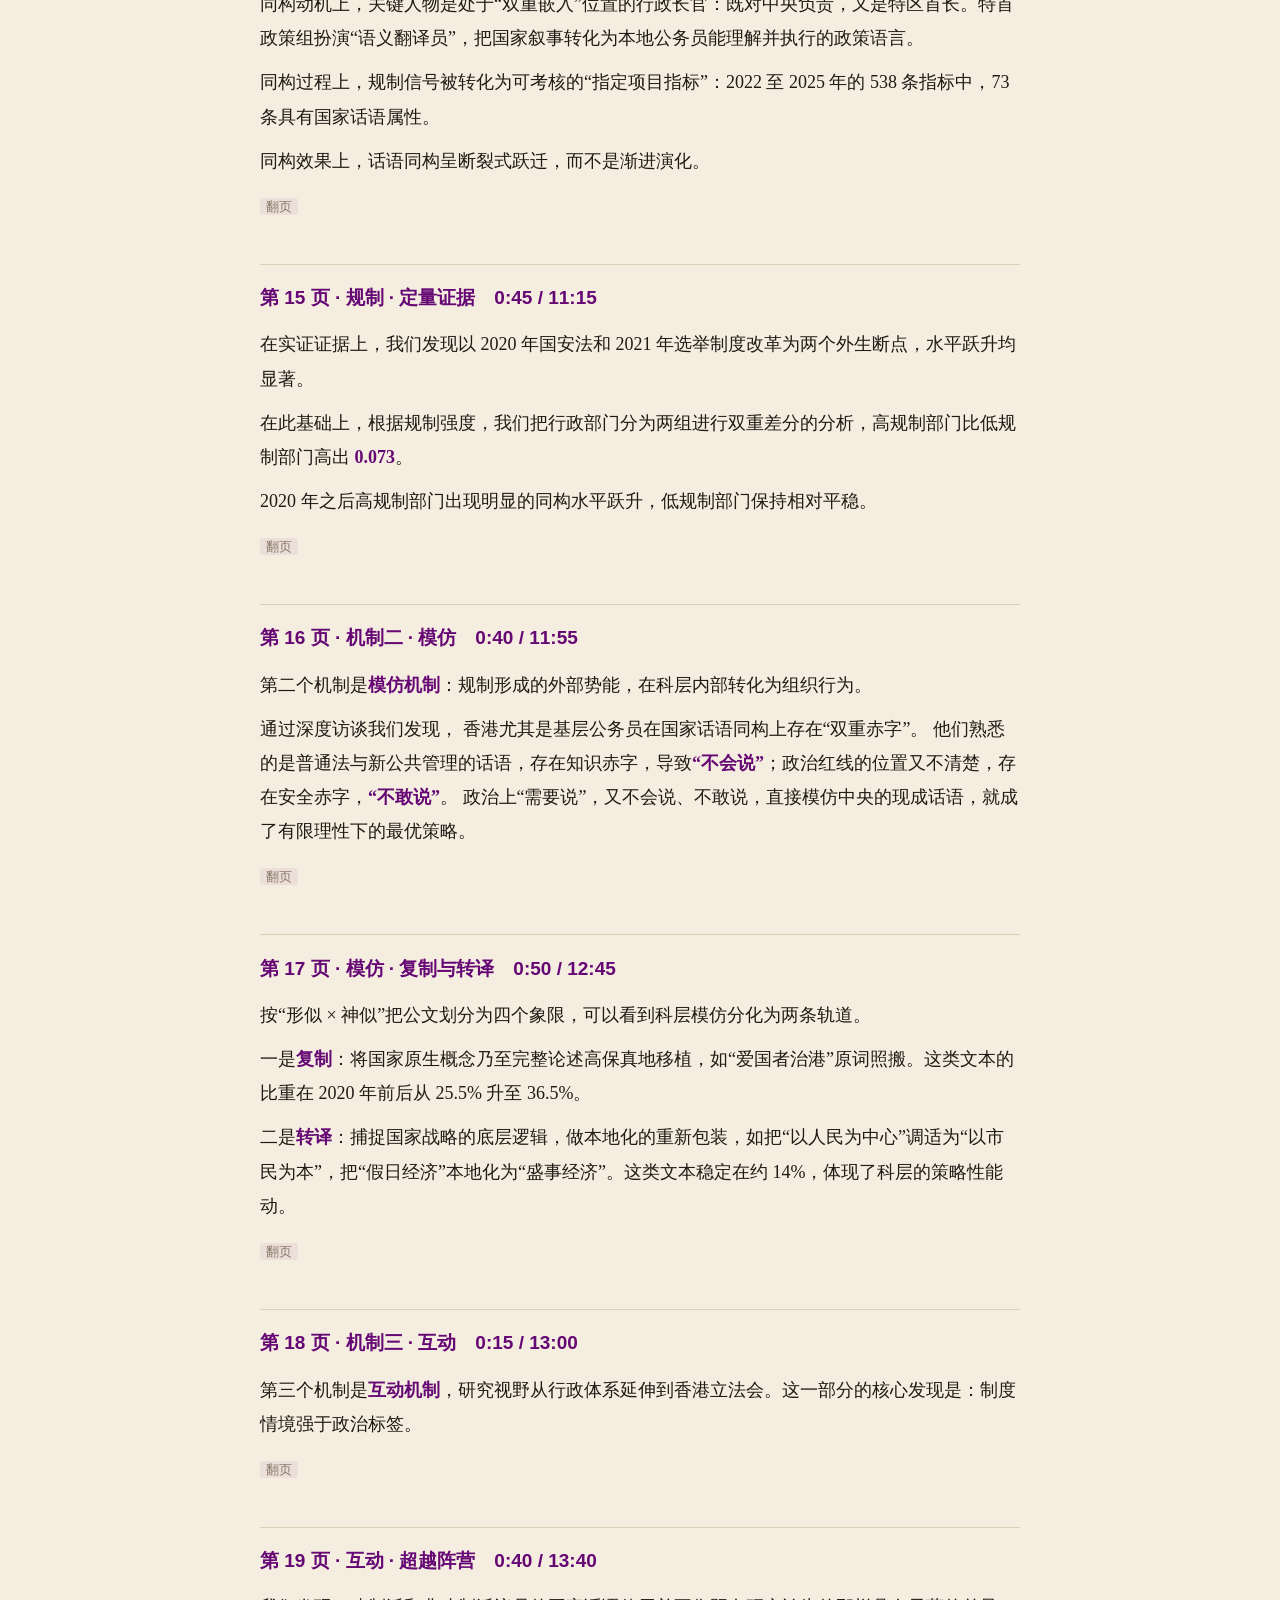
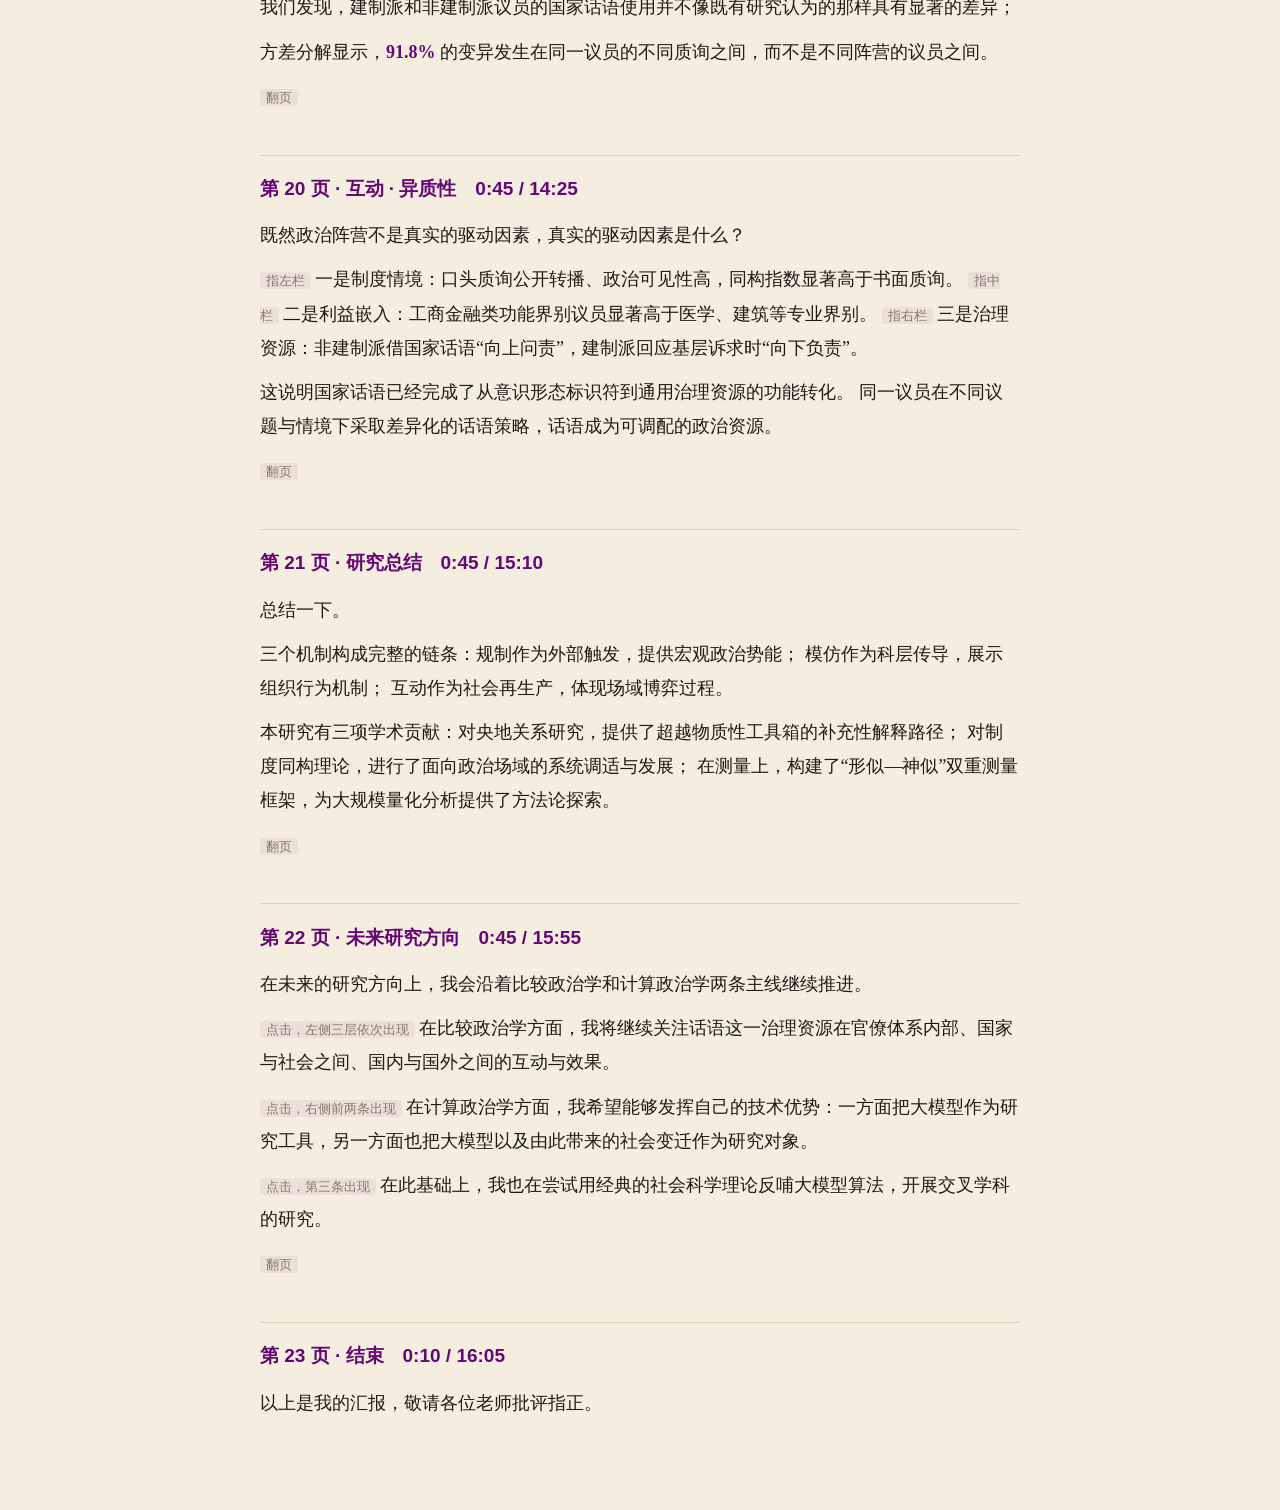
<file: xmu-nanqiang-forum-2026/script.html>
<!DOCTYPE html>
<html xmlns="http://www.w3.org/1999/xhtml" lang="zh-CN" xml:lang="zh-CN">
<head>
  <meta charset="utf-8" />
  <meta name="generator" content="pandoc" />
  <meta name="viewport" content="width=device-width, initial-scale=1.0, user-scalable=yes" />
  <meta name="author" content="孙宇飞" />
  <title>应聘报告逐字稿（15 分钟）</title>
  <style>

code{white-space: pre-wrap;}
span.smallcaps{font-variant: small-caps;}
div.columns{display: flex; gap: min(4vw, 1.5em);}
div.column{flex: auto; overflow-x: auto;}
div.hanging-indent{margin-left: 1.5em; text-indent: -1.5em;}

ul.task-list[class]{list-style: none;}
ul.task-list li input[type="checkbox"] {
font-size: inherit;
width: 0.8em;
margin: 0 0.8em 0.2em -1.6em;
vertical-align: middle;
}
.display.math{display: block; text-align: center; margin: 0.5rem auto;}
</style>
  <style type="text/css">:root{--bg:#F4EDE0;--ink:#1F1A14;--soft:#4A4035;--mute:#877867;--rule:#DCCFB5;--accent:#660874}
html{background:var(--bg)}
body{max-width:760px;margin:0 auto;padding:40px 20px 80px;color:var(--ink);background:var(--bg);
font-family:"Songti SC","STSong",serif;font-size:18px;line-height:1.9}
header h1.title{font-size:30px;color:var(--accent);margin:0 0 4px}
header p.subtitle{color:var(--soft);margin:0}header p.author{color:var(--mute);margin:0 0 24px}
h1{font-family:"PingFang SC",sans-serif;font-size:19px;color:var(--accent);margin:2.2em 0 .6em;padding-top:.8em;border-top:1px solid var(--rule)}
hr{display:none}
strong{color:var(--accent)}
p{margin:.55em 0}
ul{padding-left:1.2em}li{margin:.2em 0}
table{border-collapse:collapse;width:100%;font-size:15px;margin:.8em 0}
th,td{border-bottom:1px solid var(--rule);padding:6px 8px;text-align:left}
th{color:var(--soft)}
.cue{font-family:"PingFang SC",sans-serif;font-size:13px;color:var(--mute);background:rgba(102,8,116,.06);padding:1px 6px;border-radius:3px;margin-right:4px}
.cut{font-family:"PingFang SC",sans-serif;font-size:12px;color:#fff;background:var(--mute);padding:0 5px;border-radius:3px;margin-right:4px}
@media (max-width:600px){body{font-size:16px}}
</style>
</head>
<body>
<header id="title-block-header">
<h1 class="title">应聘报告逐字稿（15 分钟）</h1>
<p class="subtitle">厦门大学 2026 南强青年学者论坛 · 政治学系</p>
<p class="author">孙宇飞</p>
</header>
<h1 id="第-1-页-封面-015-015">第 1 页 · 封面　0:15 / 0:15</h1>
<p>各位老师好，我是清华大学政治学系的博士毕业生 孙宇飞
感谢各位老师拨冗参加我的面试。</p>
<p>今天我的报告分分成个人简介和博士论文两部分。</p>
<p><span class="cue">翻页</span></p>
<hr />
<h1 id="第-2-页-教育与工作经历-045-100">第 2 页 · 教育与工作经历　0:45 /
1:00</h1>
<p>首先是教育与工作经历。</p>
<p>我本科就读于<strong>山东大学</strong>国际政治专业；</p>
<p>2020年加入<strong>清华大学</strong>政治学系 大数据政治学方向
直博，今年 6
月获得博士学位，有幸获评清华大学优秀毕业生和<strong>优秀博士学位论文</strong>。</p>
<p>毕业后我加入美团的海外部门Keeta，在AI
Application部门担任大模型算法工程师，主要负责业务agent
Harness和自进化框架的算法研发，参与自研大模型的微调和评测。</p>
<p><span class="cue">翻页</span></p>
<hr />
<h1 id="第-3-页-学术发表与研究方向-130-230">第 3 页 ·
学术发表与研究方向　1:30 / 2:30</h1>
<p>在学术发表方面，我已发表学术论文 7 篇，其中 SSCI
Q1论文1篇，中文核心论文5篇；</p>
<p>其中与杨雪冬老师合作的论文投稿被《中国社会科学》拟录用；</p>
<p>我的研究围绕一个核心问题：国家怎样通过话语来实现治理和整合。这些成果汇聚到两个方向。</p>
<p>一是<strong>比较政治学</strong>，关注国家形象建构与政治传播；</p>
<p>二是<strong>计算社会科学</strong>，用深度学习、大模型和实验方法测量政治话语和行为。</p>
<p><span class="cue">翻页</span></p>
<hr />
<h1 id="第-4-页-教学经历-040-310">第 4 页 · 教学经历　0:40 / 3:10</h1>
<p>在博士期间我也积累了相对丰富的教学经验：</p>
<p>2020 到 2026 年，我一直担任清华 <strong>R Workshop</strong>
的主要讲师，主讲 R
语言的基础、自然语言处理等课程，连续五年获得清华大学教改项目支持，累计选课超过<strong>一千人</strong>。</p>
<p>在<strong>东京大学</strong>访学期间，我用英文主讲《大模型与社会科学研究》，也为研究所的学生讲授
R 和文本分析。</p>
<p>我也是全球最大代码托管平台 GitHub
官方认证的校园技术社区负责人，以技术专家的身份在清华开设多场
Workshop，介绍 GitHub 的使用方法。</p>
<hr />
<h1 id="第-5-页-开源项目与技术-035-345">第 5 页 · 开源项目与技术　0:35 /
3:45</h1>
<p>围绕着研究和教学，我还开发和维护着几个广受好评的开源项目：比如基于
BERT 的国家话语识别工具<strong>Bureaucratese</strong> 、
用大模型做问卷实验仿真<strong>SurveyAgent</strong> 、
做行政区划代码的跨年份转换<strong>Regioncode</strong>，下载量超过一万七千次。</p>
<p>技术方面，我日常使用 R 和 Python，持有 NVIDIA 以及 google
的大语言模型能力认证，有着较强的学科交叉研究能力。</p>
<p>以上是我的个人介绍。</p>
<p><span class="cue">翻页</span></p>
<hr />
<h1 id="第-6-页-博士论文-015-400">第 6 页 · 博士论文　0:15 / 4:00</h1>
<p>下一个部分是我的博士论文报告，我论文的题目是《国家话语的同构机制研究》。</p>
<hr />
<h1 id="第-7-页-研究缘起-050-450">第 7 页 · 研究缘起　0:50 / 4:50</h1>
<p>我的研究问题来自这样两段话的对比。</p>
<p>左边是 1997
年香港特区成立后首份施政报告的开篇。整套叙事高度聚焦于香港本地，经济发展是绝对的叙事主轴，国家话语的关键词很少出现。</p>
<p>右边是 2025
年施政报告的开篇。短短几句话中，国家战略概念高频出现，呈现出以国家五年规划为时间轴、以主动对接国家发展战略为核心目标的话语框架。</p>
<p>同一个身份、同一种文体，相隔二十八年，话语框架发生了很大的改变，这种变化仅仅是表层的修辞策略，还是触及了特区政府治理的深层逻辑？</p>
<p>我的研究，就从这个变化开始。</p>
<p><span class="cue">翻页</span></p>
<hr />
<h1 id="第-8-页-核心问题-050-540">第 8 页 · 核心问题　0:50 / 5:40</h1>
<p>在常规治理结构中，中央对地方的有效整合，通常依赖两条制度化的硬约束。
一是“帽子”，即 基于人事任免权的政治晋升逻辑； 二是“票子”，即
基于财政转移支付的资源分配机制。</p>
<p>然而在“一国两制”下的香港，这两条链条的作用都相对有限：特区拥有自成体系的公务员管理机制，也保持相对独立的财政制度。</p>
<p>所以我的研究问题是：当硬约束被制度隔离时，地方治理体系为何在话语层面依然与国家深度同构？</p>
<p><span class="cue">翻页</span></p>
<hr />
<h1 id="第-9-页-分析框架-经典理论-020-600">第 9 页 · 分析框架 ·
经典理论　0:20 / 6:00</h1>
<p>我从制度同构的理论出发，它回答的是“组织为何会变得越来越相似”，提出了“强制—模仿—规范”的分析框架：强制性同构源于上级压力，模仿性同构源于环境不确定性，规范性同构源于专业化共同体。</p>
<p><span class="cue">翻页</span></p>
<hr />
<h1 id="第-10-页-分析框架-本研究-105-705">第 10 页 · 分析框架 ·
本研究　1:05 / 7:05</h1>
<p>基于研究对象和场域的差异，本文将这一范式调整为“规制—模仿—互动”的分析框架。</p>
<p>第一，将“强制”调适为“规制”。是因为香港不存在直接的科层指令链条，中央调整的是规则环境，同构是行动者权衡之后的主动选择。</p>
<p>第二，将“模仿”发展为“策略性模仿”。特区官员同时面对向上的政治合规压力和向下的专业治理需求，模仿分化为复制与转译两条轨道。</p>
<p>第三，将“规范”替换为“互动”。香港的政治精英高度异质，“规范”的基础并不存在，因此本文关注的是府会问答中动态的话语校准。</p>
<p><span class="cue">翻页</span></p>
<hr />
<h1 id="第-11-页-数据基础-045-750">第 11 页 · 数据基础　0:45 / 7:50</h1>
<p>实证上，本研究自行构建了香港特区政府全样本语料库。</p>
<p>主要包括三类文本：特区新闻公报、职能部门公文和立法会质询。</p>
<p>时间上覆盖 1997 年回归至 2025 年，部门上涵盖 49
个主要政府部门以及立法会，共 <strong>372,565</strong>
份文本，是目前香港政治话语研究中规模最大、纵深最长的结构化语料库。</p>
<p>此外，我还在 2023 至 2024 年完成了 10
位香港各级公务员的深度访谈，作为质性支撑。</p>
<p><span class="cue">翻页</span></p>
<hr />
<h1 id="第-12-页-同构测量-100-850">第 12 页 · 同构测量　1:00 / 8:50</h1>
<p>在同构的测量上，本研究提出“形神兼备”的测量策略：形要看得见，神要测得出。</p>
<p>形似看词：用核心政治词汇计算文本相似度，但只能看到表面的模仿。</p>
<p>神似看逻辑，也就是意义系统和思维逻辑是否同构。</p>
<p>为此我搭建了基于特征融合的深度学习模型：以 BERT
为基础，融合词汇密度、语义密度、句式结构等特征，对每个文本输出 0 到 1
之间的国家话语同构指数。</p>
<p><span class="cue">翻页</span></p>
<hr />
<h1 id="第-13-页-总体趋势-045-935">第 13 页 · 总体趋势　0:45 / 9:35</h1>
<p>这是回归以来特区政府同构指数的年度均值，可以分为三个阶段。</p>
<p>第一阶段是回归初期的“蜜月期”与策略性退场：国家话语高频出现于回归庆典文本，随后逐渐从日常公文中淡出。第二阶段是
2007 至 2019 年的“爬行整合”与路径依赖，指数缓慢上升。第三阶段是 2020
年以来的<strong>结构性断裂</strong>与范式重塑：国安法和选举制度改革之后，指数明显跃升并稳定在高位。</p>
<p>接下来，我用三个机制来解释这条曲线。</p>
<p><span class="cue">翻页</span></p>
<hr />
<h1 id="第-14-页-机制一-规制-055-1030">第 14 页 · 机制一 · 规制　0:55 /
10:30</h1>
<p>第一个机制是<strong>规制机制</strong>，它是外部的触发力量，为话语变迁提供宏观政治势能。</p>
<p>同构动机上，关键人物是处于“双重嵌入”位置的行政长官：既对中央负责，又是特区首长。特首政策组扮演“语义翻译员”，把国家叙事转化为本地公务员能理解并执行的政策语言。</p>
<p>同构过程上，规制信号被转化为可考核的“指定项目指标”：2022 至 2025 年的
538 条指标中，73 条具有国家话语属性。</p>
<p>同构效果上，话语同构呈断裂式跃迁，而不是渐进演化。</p>
<p><span class="cue">翻页</span></p>
<hr />
<h1 id="第-15-页-规制-定量证据-045-1115">第 15 页 · 规制 ·
定量证据　0:45 / 11:15</h1>
<p>在实证证据上，我们发现以 2020 年国安法和 2021
年选举制度改革为两个外生断点，水平跃升均显著。</p>
<p>在此基础上，根据规制强度，我们把行政部门分为两组进行双重差分的分析，高规制部门比低规制部门高出
<strong>0.073</strong>。</p>
<p>2020
年之后高规制部门出现明显的同构水平跃升，低规制部门保持相对平稳。</p>
<p><span class="cue">翻页</span></p>
<hr />
<h1 id="第-16-页-机制二-模仿-040-1155">第 16 页 · 机制二 · 模仿　0:40 /
11:55</h1>
<p>第二个机制是<strong>模仿机制</strong>：规制形成的外部势能，在科层内部转化为组织行为。</p>
<p>通过深度访谈我们发现，
香港尤其是基层公务员在国家话语同构上存在“双重赤字”。
他们熟悉的是普通法与新公共管理的话语，存在知识赤字，导致<strong>“不会说”</strong>；政治红线的位置又不清楚，存在安全赤字，<strong>“不敢说”</strong>。
政治上“需要说”，又不会说、不敢说，直接模仿中央的现成话语，就成了有限理性下的最优策略。</p>
<p><span class="cue">翻页</span></p>
<hr />
<h1 id="第-17-页-模仿-复制与转译-050-1245">第 17 页 · 模仿 ·
复制与转译　0:50 / 12:45</h1>
<p>按“形似 ×
神似”把公文划分为四个象限，可以看到科层模仿分化为两条轨道。</p>
<p>一是<strong>复制</strong>：将国家原生概念乃至完整论述高保真地移植，如“爱国者治港”原词照搬。这类文本的比重在
2020 年前后从 25.5% 升至 36.5%。</p>
<p>二是<strong>转译</strong>：捕捉国家战略的底层逻辑，做本地化的重新包装，如把“以人民为中心”调适为“以市民为本”，把“假日经济”本地化为“盛事经济”。这类文本稳定在约
14%，体现了科层的策略性能动。</p>
<p><span class="cue">翻页</span></p>
<hr />
<h1 id="第-18-页-机制三-互动-015-1300">第 18 页 · 机制三 · 互动　0:15 /
13:00</h1>
<p>第三个机制是<strong>互动机制</strong>，研究视野从行政体系延伸到香港立法会。这一部分的核心发现是：制度情境强于政治标签。</p>
<p><span class="cue">翻页</span></p>
<hr />
<h1 id="第-19-页-互动-超越阵营-040-1340">第 19 页 · 互动 ·
超越阵营　0:40 / 13:40</h1>
<p>我们发现，建制派和非建制派议员的国家话语使用并不像既有研究认为的那样具有显著的差异；</p>
<p>方差分解显示，<strong>91.8%</strong>
的变异发生在同一议员的不同质询之间，而不是不同阵营的议员之间。</p>
<p><span class="cue">翻页</span></p>
<hr />
<h1 id="第-20-页-互动-异质性-045-1425">第 20 页 · 互动 · 异质性　0:45 /
14:25</h1>
<p>既然政治阵营不是真实的驱动因素，真实的驱动因素是什么？</p>
<p><span class="cue">指左栏</span>一是制度情境：口头质询公开转播、政治可见性高，同构指数显著高于书面质询。
<span class="cue">指中栏</span>二是利益嵌入：工商金融类功能界别议员显著高于医学、建筑等专业界别。
<span class="cue">指右栏</span>三是治理资源：非建制派借国家话语“向上问责”，建制派回应基层诉求时“向下负责”。</p>
<p>这说明国家话语已经完成了从意识形态标识符到通用治理资源的功能转化。
同一议员在不同议题与情境下采取差异化的话语策略，话语成为可调配的政治资源。</p>
<p><span class="cue">翻页</span></p>
<hr />
<h1 id="第-21-页-研究总结-045-1510">第 21 页 · 研究总结　0:45 /
15:10</h1>
<p>总结一下。</p>
<p>三个机制构成完整的链条：规制作为外部触发，提供宏观政治势能；
模仿作为科层传导，展示组织行为机制；
互动作为社会再生产，体现场域博弈过程。</p>
<p>本研究有三项学术贡献：对央地关系研究，提供了超越物质性工具箱的补充性解释路径；
对制度同构理论，进行了面向政治场域的系统调适与发展；
在测量上，构建了“形似—神似”双重测量框架，为大规模量化分析提供了方法论探索。</p>
<p><span class="cue">翻页</span></p>
<hr />
<h1 id="第-22-页-未来研究方向-045-1555">第 22 页 · 未来研究方向　0:45 /
15:55</h1>
<p>在未来的研究方向上，我会沿着比较政治学和计算政治学两条主线继续推进。</p>
<p><span class="cue">点击，左侧三层依次出现</span>在比较政治学方面，我将继续关注话语这一治理资源在官僚体系内部、国家与社会之间、国内与国外之间的互动与效果。</p>
<p><span class="cue">点击，右侧前两条出现</span>在计算政治学方面，我希望能够发挥自己的技术优势：一方面把大模型作为研究工具，另一方面也把大模型以及由此带来的社会变迁作为研究对象。</p>
<p><span class="cue">点击，第三条出现</span>在此基础上，我也在尝试用经典的社会科学理论反哺大模型算法，开展交叉学科的研究。</p>
<p><span class="cue">翻页</span></p>
<hr />
<h1 id="第-23-页-结束-010-1605">第 23 页 · 结束　0:10 / 16:05</h1>
<p>以上是我的汇报，敬请各位老师批评指正。</p>
</body>
</html>
</file>
